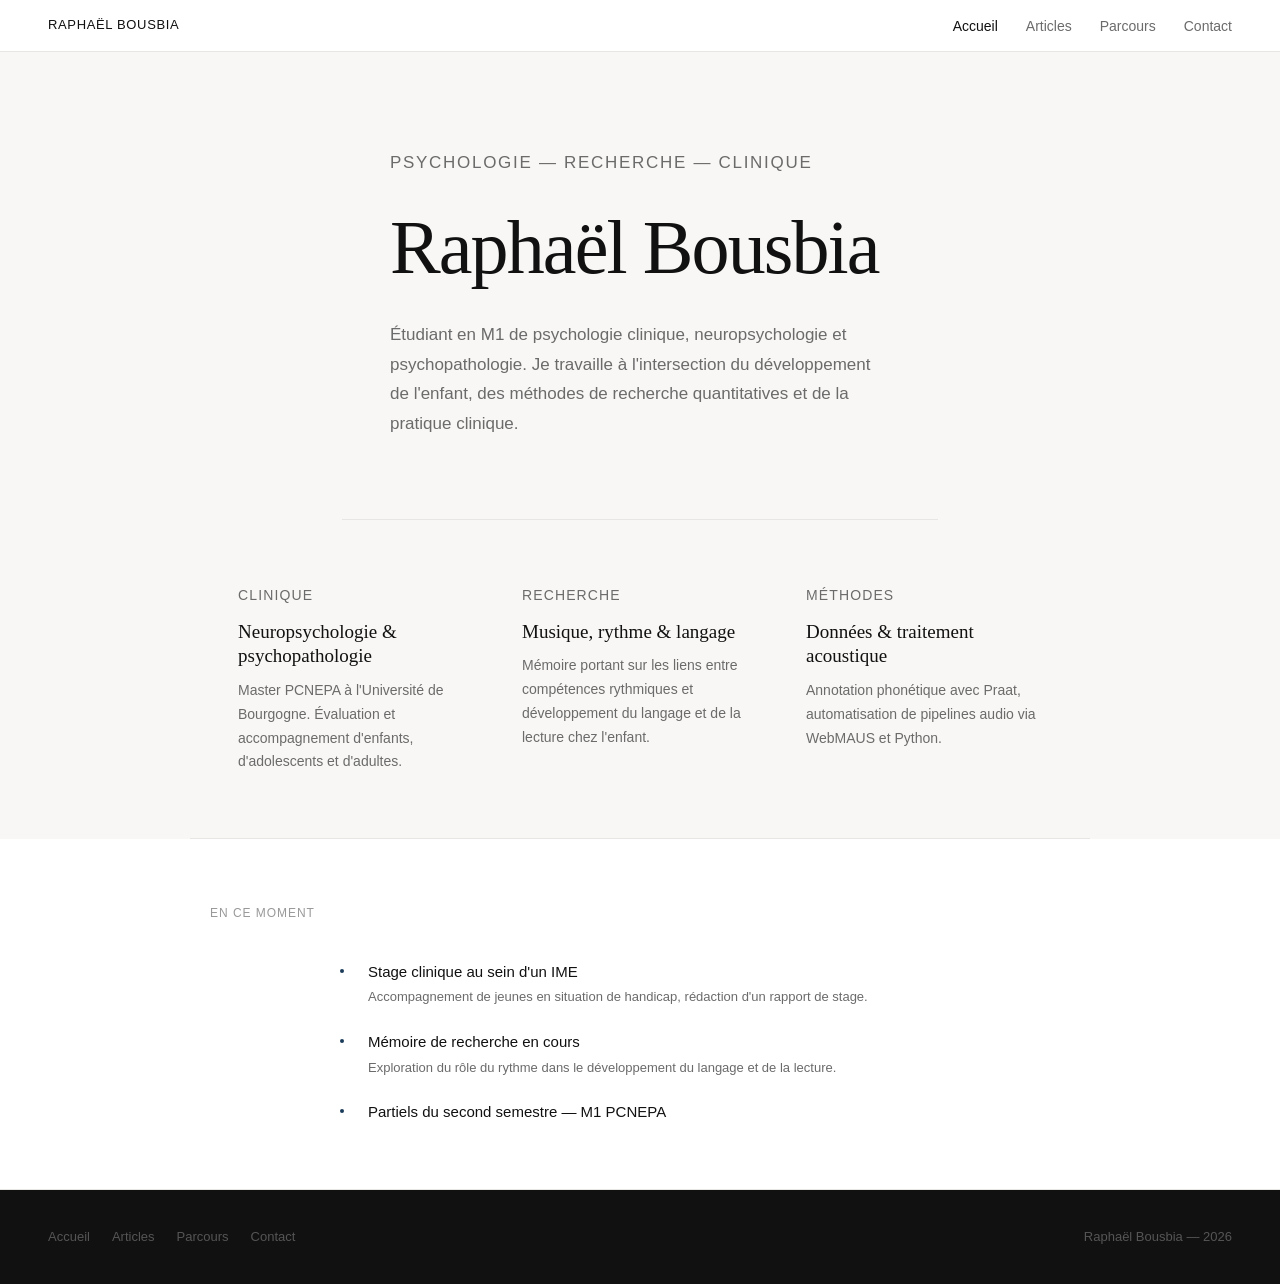
<file: index.html>
<!DOCTYPE html>
<html lang="fr">
<head>
    <meta charset="UTF-8">
    <meta name="viewport" content="width=device-width, initial-scale=1.0">
    <title>Raphaël Bousbia</title>
    <link rel="stylesheet" href="styles.css">
</head>
<body>

    <nav>
        <a href="index.html" class="nav-brand">Raphaël Bousbia</a>
        <ul class="nav-links">
            <li><a href="index.html" class="active">Accueil</a></li>
            <li><a href="articles.html">Articles</a></li>
            <li><a href="locations.html">Parcours</a></li>
            <li><a href="contact.html">Contact</a></li>
        </ul>
    </nav>

    <section class="hero">
        <p class="hero-label">Psychologie — Recherche — Clinique</p>
        <h1>Raphaël Bousbia</h1>
        <p>Étudiant en M1 de psychologie clinique, neuropsychologie et psychopathologie. Je travaille à l'intersection du développement de l'enfant, des méthodes de recherche quantitatives et de la pratique clinique.</p>
    </section>

    <section class="domains">
        <div class="domain">
            <p class="domain-label">Clinique</p>
            <h3>Neuropsychologie & psychopathologie</h3>
            <p>Master PCNEPA à l'Université de Bourgogne. Évaluation et accompagnement d'enfants, d'adolescents et d'adultes.</p>
        </div>
        <div class="domain">
            <p class="domain-label">Recherche</p>
            <h3>Musique, rythme & langage</h3>
            <p>Mémoire portant sur les liens entre compétences rythmiques et développement du langage et de la lecture chez l'enfant.</p>
        </div>
        <div class="domain">
            <p class="domain-label">Méthodes</p>
            <h3>Données & traitement acoustique</h3>
            <p>Annotation phonétique avec Praat, automatisation de pipelines audio via WebMAUS et Python.</p>
        </div>
    </section>

    <section class="current-section">
        <p class="section-label">En ce moment</p>
        <div class="current-items">
            <div class="current-item">
                <div class="current-dot"></div>
                <p>
                    Stage clinique au sein d'un IME
                    <span class="detail">Accompagnement de jeunes en situation de handicap, rédaction d'un rapport de stage.</span>
                </p>
            </div>
            <div class="current-item">
                <div class="current-dot"></div>
                <p>
                    Mémoire de recherche en cours
                    <span class="detail">Exploration du rôle du rythme dans le développement du langage et de la lecture.</span>
                </p>
            </div>
            <div class="current-item">
                <div class="current-dot"></div>
                <p>
                    Partiels du second semestre — M1 PCNEPA
                </p>
            </div>
        </div>
    </section>

    <footer>
        <ul class="footer-links">
            <li><a href="index.html">Accueil</a></li>
            <li><a href="articles.html">Articles</a></li>
            <li><a href="locations.html">Parcours</a></li>
            <li><a href="contact.html">Contact</a></li>
        </ul>
        <span>Raphaël Bousbia &mdash; 2026</span>
    </footer>

</body>
</html>
</file>
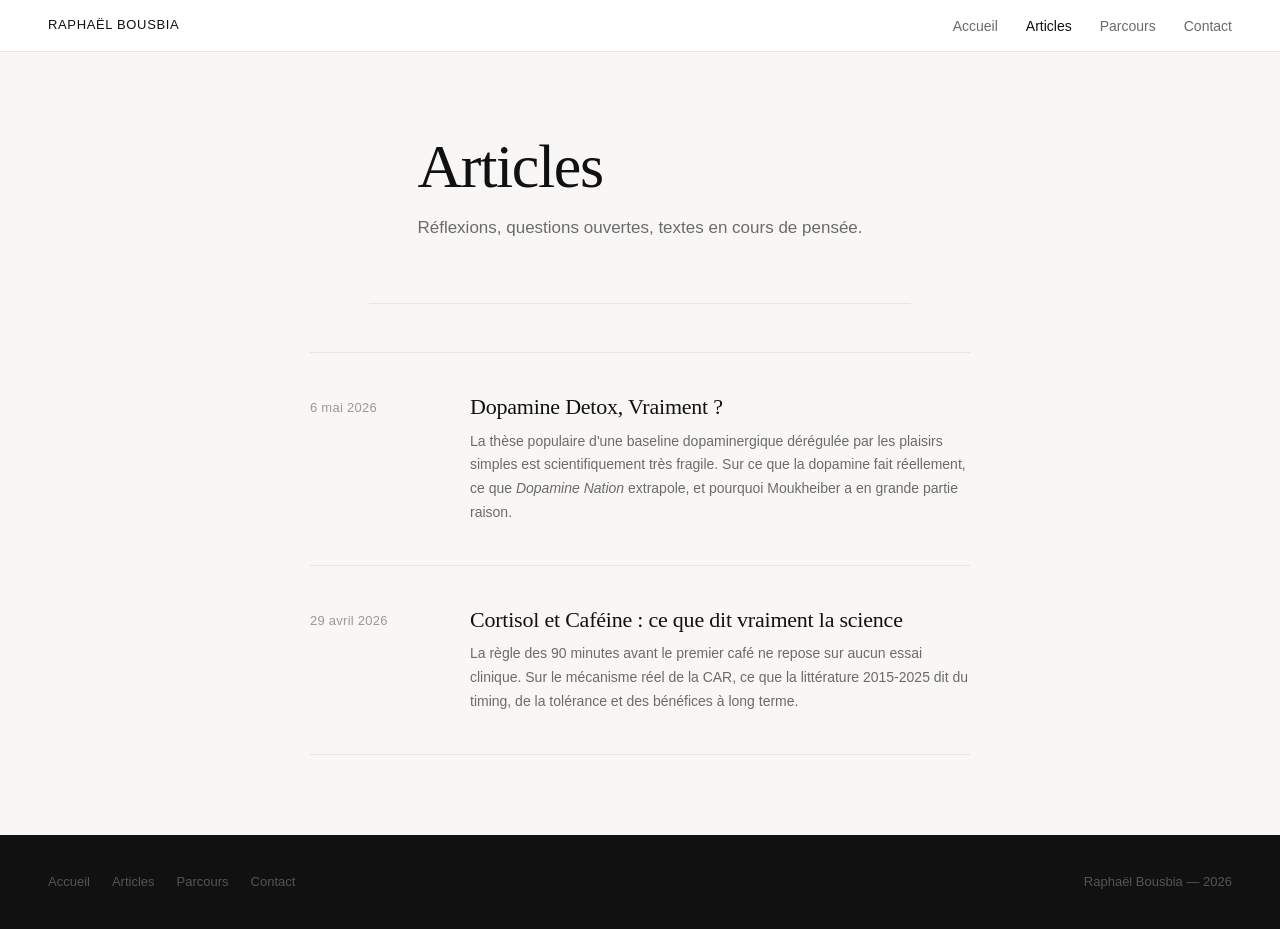
<file: articles.html>
<!DOCTYPE html>
<html lang="fr">
<head>
    <meta charset="UTF-8">
    <meta name="viewport" content="width=device-width, initial-scale=1.0">
    <title>Articles — Raphaël Bousbia</title>
    <link rel="stylesheet" href="styles.css">
</head>
<body>

    <nav>
        <a href="index.html" class="nav-brand">Raphaël Bousbia</a>
        <ul class="nav-links">
            <li><a href="index.html">Accueil</a></li>
            <li><a href="articles.html" class="active">Articles</a></li>
            <li><a href="locations.html">Parcours</a></li>
            <li><a href="contact.html">Contact</a></li>
        </ul>
    </nav>

    <section class="page-intro">
        <h1>Articles</h1>
        <p>Réflexions, questions ouvertes, textes en cours de pensée.</p>
    </section>

    <section class="articles-list">
        <a href="articles/dopamine-detox.html" class="article-entry">
            <span class="article-date">6 mai 2026</span>
            <div>
                <p class="article-title">Dopamine Detox, Vraiment&nbsp;?</p>
                <p class="article-excerpt">La thèse populaire d'une baseline dopaminergique dérégulée par les plaisirs simples est scientifiquement très fragile. Sur ce que la dopamine fait réellement, ce que <em>Dopamine Nation</em> extrapole, et pourquoi Moukheiber a en grande partie raison.</p>
            </div>
        </a>
        <a href="articles/cortisol-cafeine.html" class="article-entry">
            <span class="article-date">29 avril 2026</span>
            <div>
                <p class="article-title">Cortisol et Caféine : ce que dit vraiment la science</p>
                <p class="article-excerpt">La règle des 90 minutes avant le premier café ne repose sur aucun essai clinique. Sur le mécanisme réel de la CAR, ce que la littérature 2015-2025 dit du timing, de la tolérance et des bénéfices à long terme.</p>
            </div>
        </a>
    </section>

    <footer>
        <ul class="footer-links">
            <li><a href="index.html">Accueil</a></li>
            <li><a href="articles.html">Articles</a></li>
            <li><a href="locations.html">Parcours</a></li>
            <li><a href="contact.html">Contact</a></li>
        </ul>
        <span>Raphaël Bousbia &mdash; 2026</span>
    </footer>

</body>
</html>
</file>
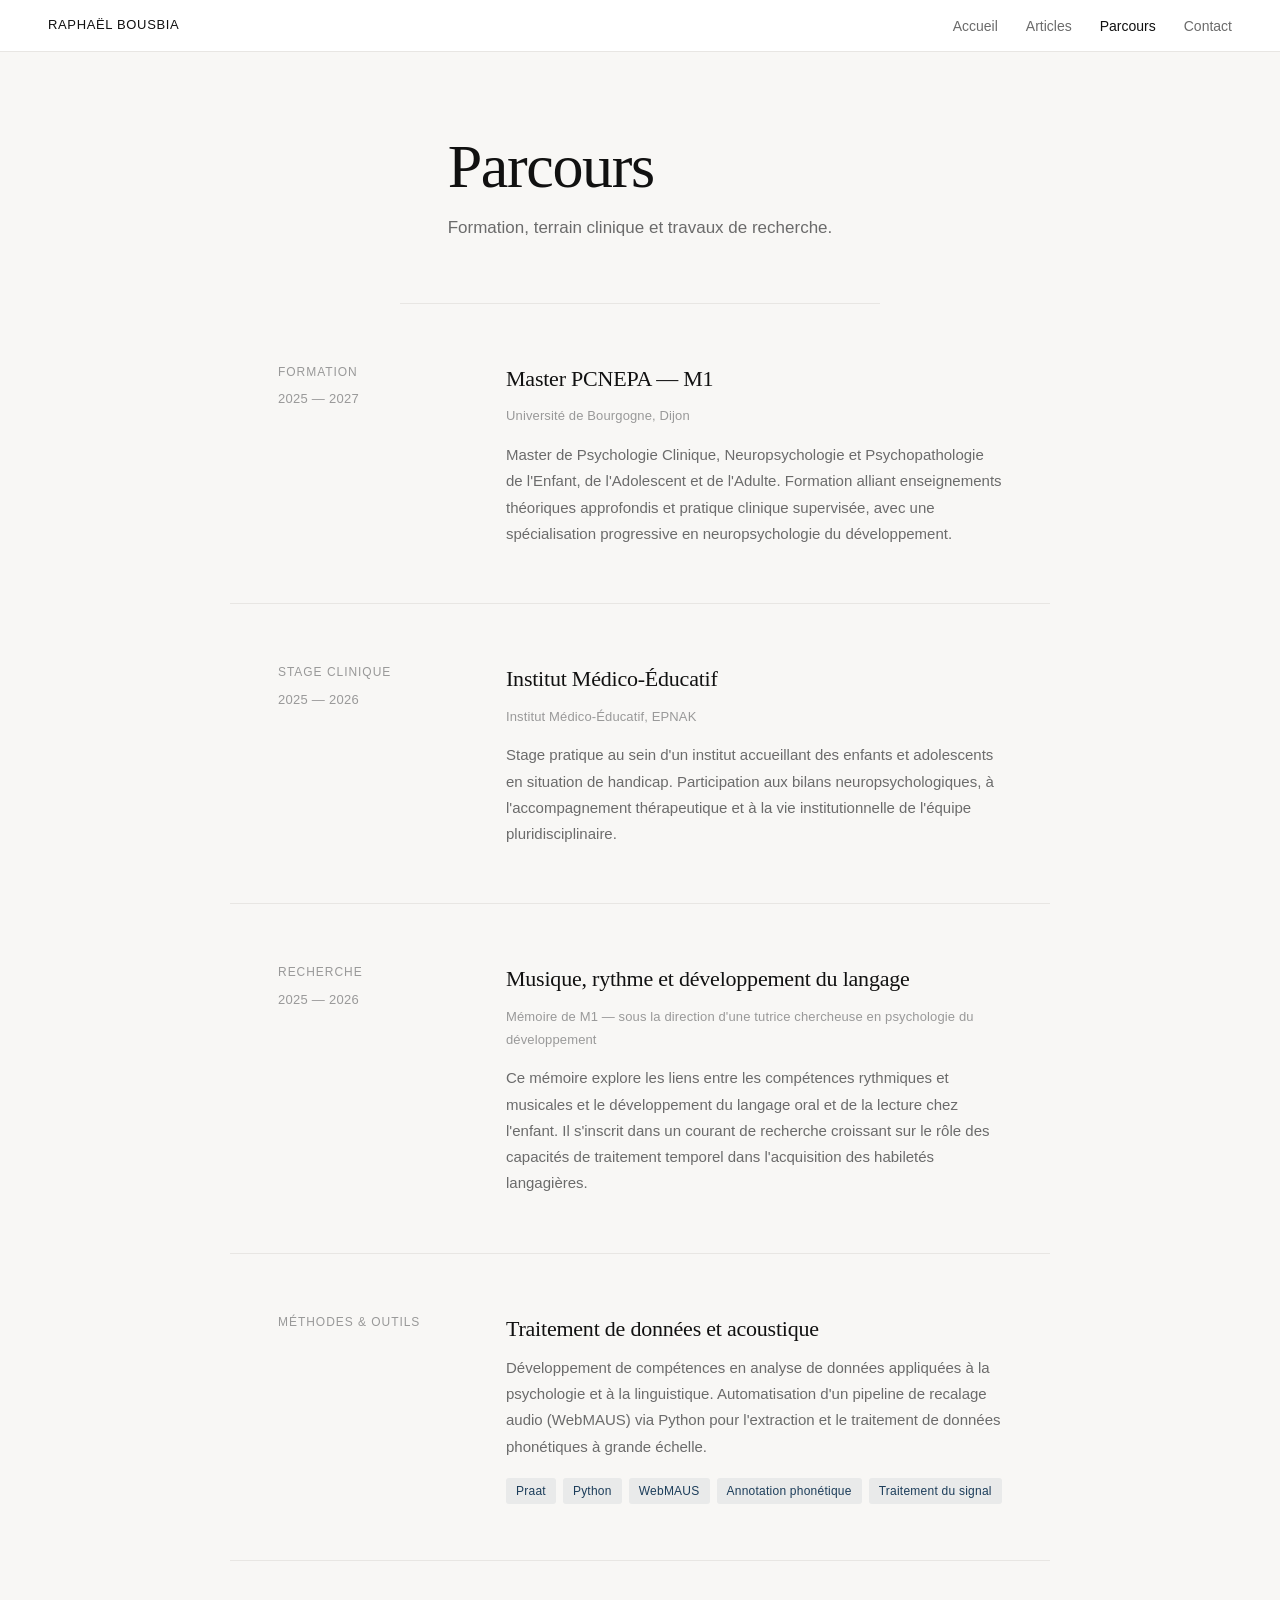
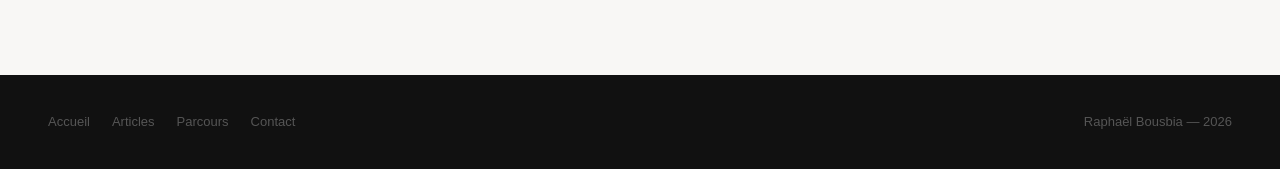
<file: locations.html>
<!DOCTYPE html>
<html lang="fr">
<head>
    <meta charset="UTF-8">
    <meta name="viewport" content="width=device-width, initial-scale=1.0">
    <title>Parcours — Raphaël Bousbia</title>
    <link rel="stylesheet" href="styles.css">
</head>
<body>

    <nav>
        <a href="index.html" class="nav-brand">Raphaël Bousbia</a>
        <ul class="nav-links">
            <li><a href="index.html">Accueil</a></li>
            <li><a href="articles.html">Articles</a></li>
            <li><a href="locations.html" class="active">Parcours</a></li>
            <li><a href="contact.html">Contact</a></li>
        </ul>
    </nav>

    <section class="page-intro">
        <h1>Parcours</h1>
        <p>Formation, terrain clinique et travaux de recherche.</p>
   </section>

    <div class="parcours-block">
        <div class="parcours-meta">
            <p class="section-label">Formation</p>
            <p class="year">2025 — 2027</p>
        </div>
        <div class="parcours-content">
            <h2>Master PCNEPA — M1</h2>
            <p class="institution">Université de Bourgogne, Dijon</p>
            <p>Master de Psychologie Clinique, Neuropsychologie et Psychopathologie de l'Enfant, de l'Adolescent et de l'Adulte. Formation alliant enseignements théoriques approfondis et pratique clinique supervisée, avec une spécialisation progressive en neuropsychologie du développement.</p>
        </div>
    </div>

    <div class="parcours-block">
        <div class="parcours-meta">
            <p class="section-label">Stage clinique</p>
            <p class="year">2025 — 2026</p>
        </div>
        <div class="parcours-content">
            <h2>Institut Médico-Éducatif</h2>
            <p class="institution">Institut Médico-Éducatif, EPNAK</p>
            <p>Stage pratique au sein d'un institut accueillant des enfants et adolescents en situation de handicap. Participation aux bilans neuropsychologiques, à l'accompagnement thérapeutique et à la vie institutionnelle de l'équipe pluridisciplinaire.</p>
        </div>
    </div>

    <div class="parcours-block">
        <div class="parcours-meta">
            <p class="section-label">Recherche</p>
            <p class="year">2025 — 2026</p>
        </div>
        <div class="parcours-content">
            <h2>Musique, rythme et développement du langage</h2>
            <p class="institution">Mémoire de M1 — sous la direction d'une tutrice chercheuse en psychologie du développement</p>
            <p>Ce mémoire explore les liens entre les compétences rythmiques et musicales et le développement du langage oral et de la lecture chez l'enfant. Il s'inscrit dans un courant de recherche croissant sur le rôle des capacités de traitement temporel dans l'acquisition des habiletés langagières.</p>
        </div>
    </div>

    <div class="parcours-block">
        <div class="parcours-meta">
            <p class="section-label">Méthodes & outils</p>
        </div>
        <div class="parcours-content">
            <h2>Traitement de données et acoustique</h2>
            <p>Développement de compétences en analyse de données appliquées à la psychologie et à la linguistique. Automatisation d'un pipeline de recalage audio (WebMAUS) via Python pour l'extraction et le traitement de données phonétiques à grande échelle.</p>
            <div class="tag-list">
                <span class="tag">Praat</span>
                <span class="tag">Python</span>
                <span class="tag">WebMAUS</span>
                <span class="tag">Annotation phonétique</span>
                <span class="tag">Traitement du signal</span>
            </div>
        </div>
    </div>

    <div class="parcours-block">
        <div class="parcours-meta">
        </div>
    </div>

    <footer>
        <ul class="footer-links">
            <li><a href="index.html">Accueil</a></li>
            <li><a href="articles.html">Articles</a></li>
            <li><a href="locations.html">Parcours</a></li>
            <li><a href="contact.html">Contact</a></li>
        </ul>
        <span>Raphaël Bousbia &mdash; 2026</span>
    </footer>

</body>
</html>
</file>
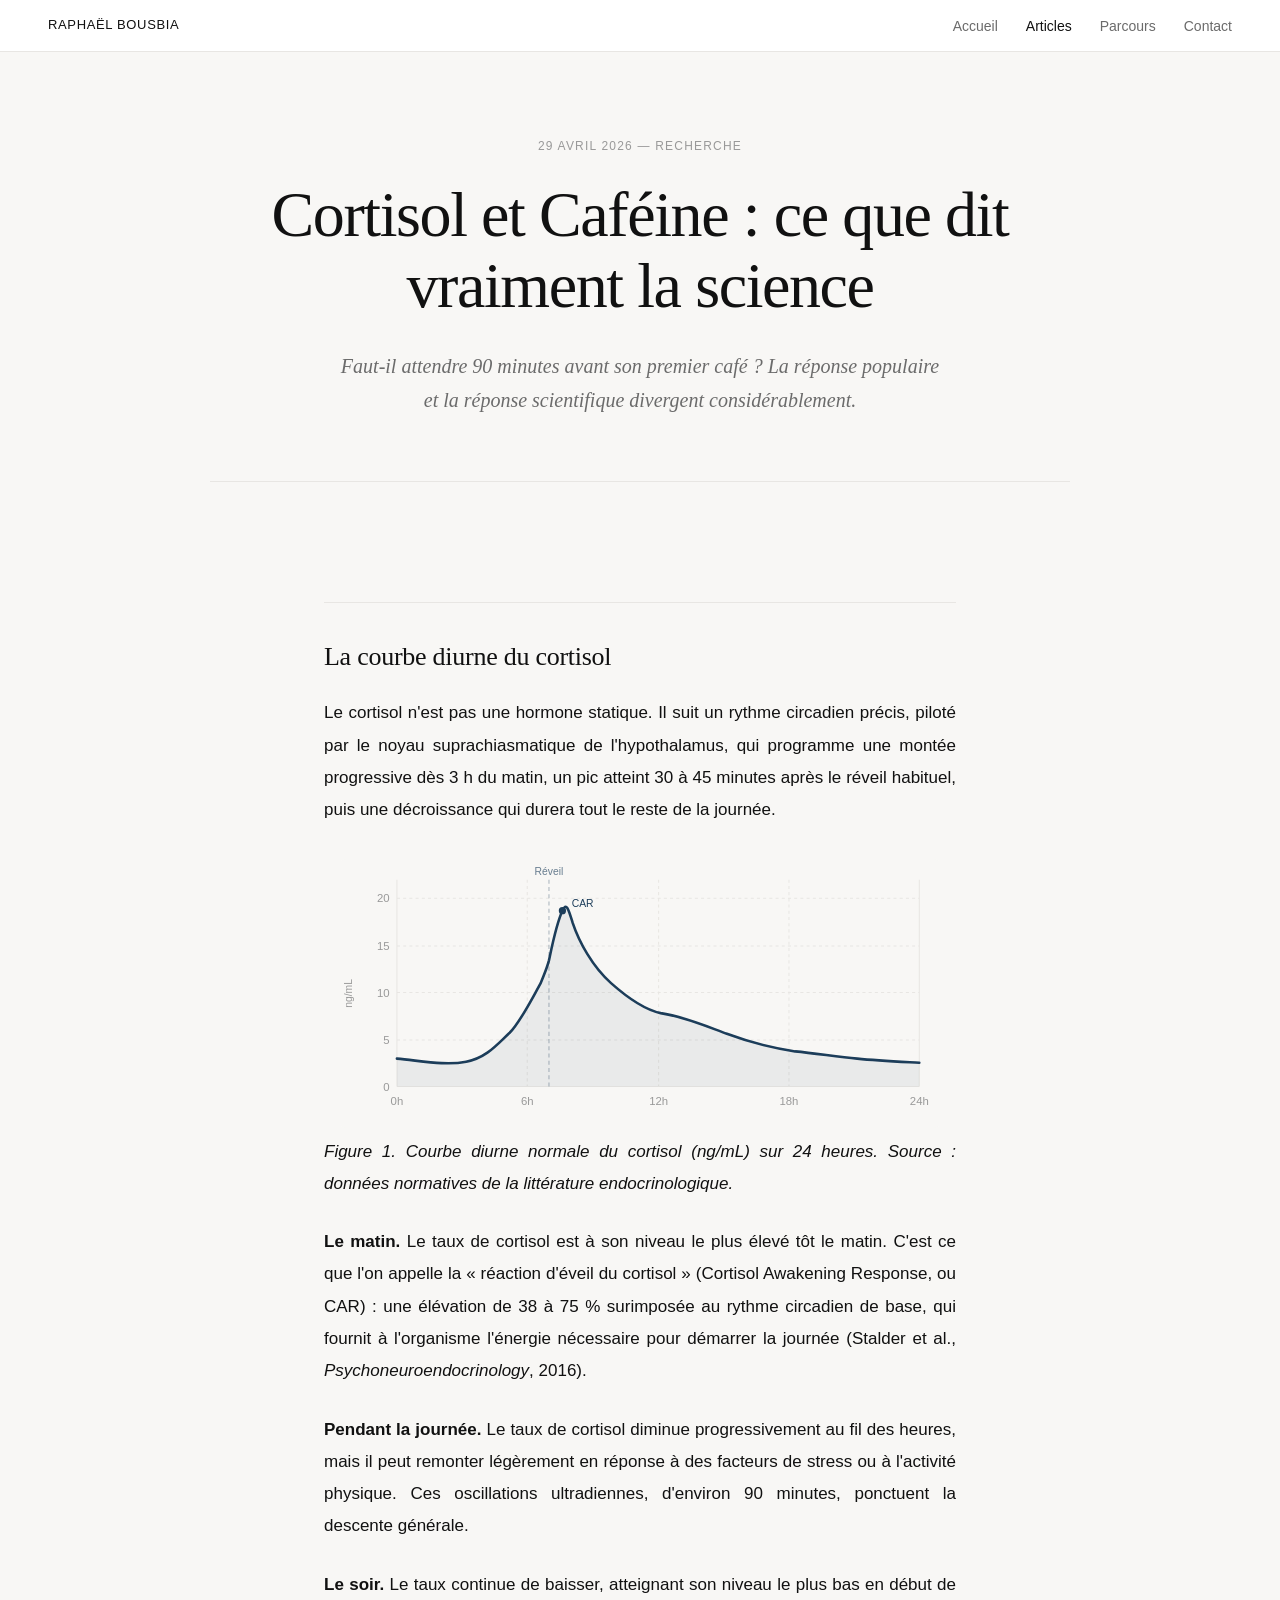
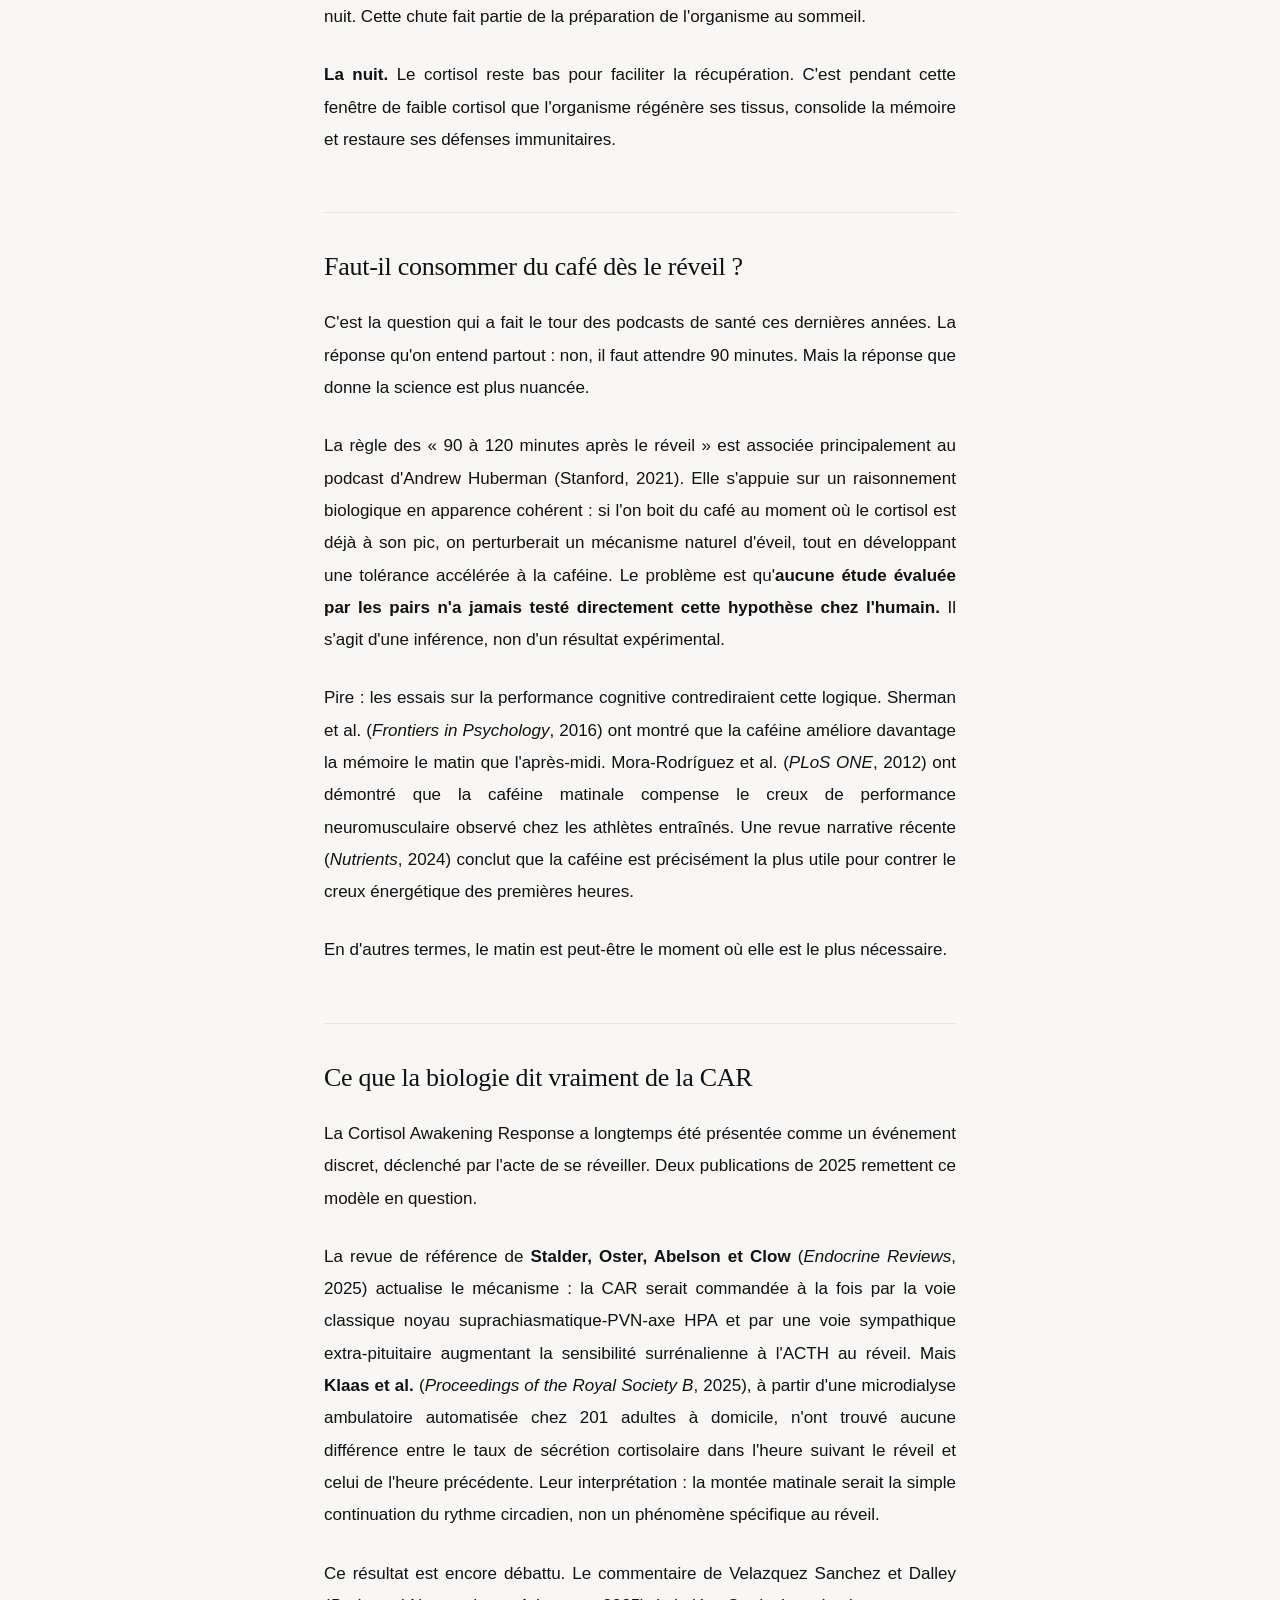
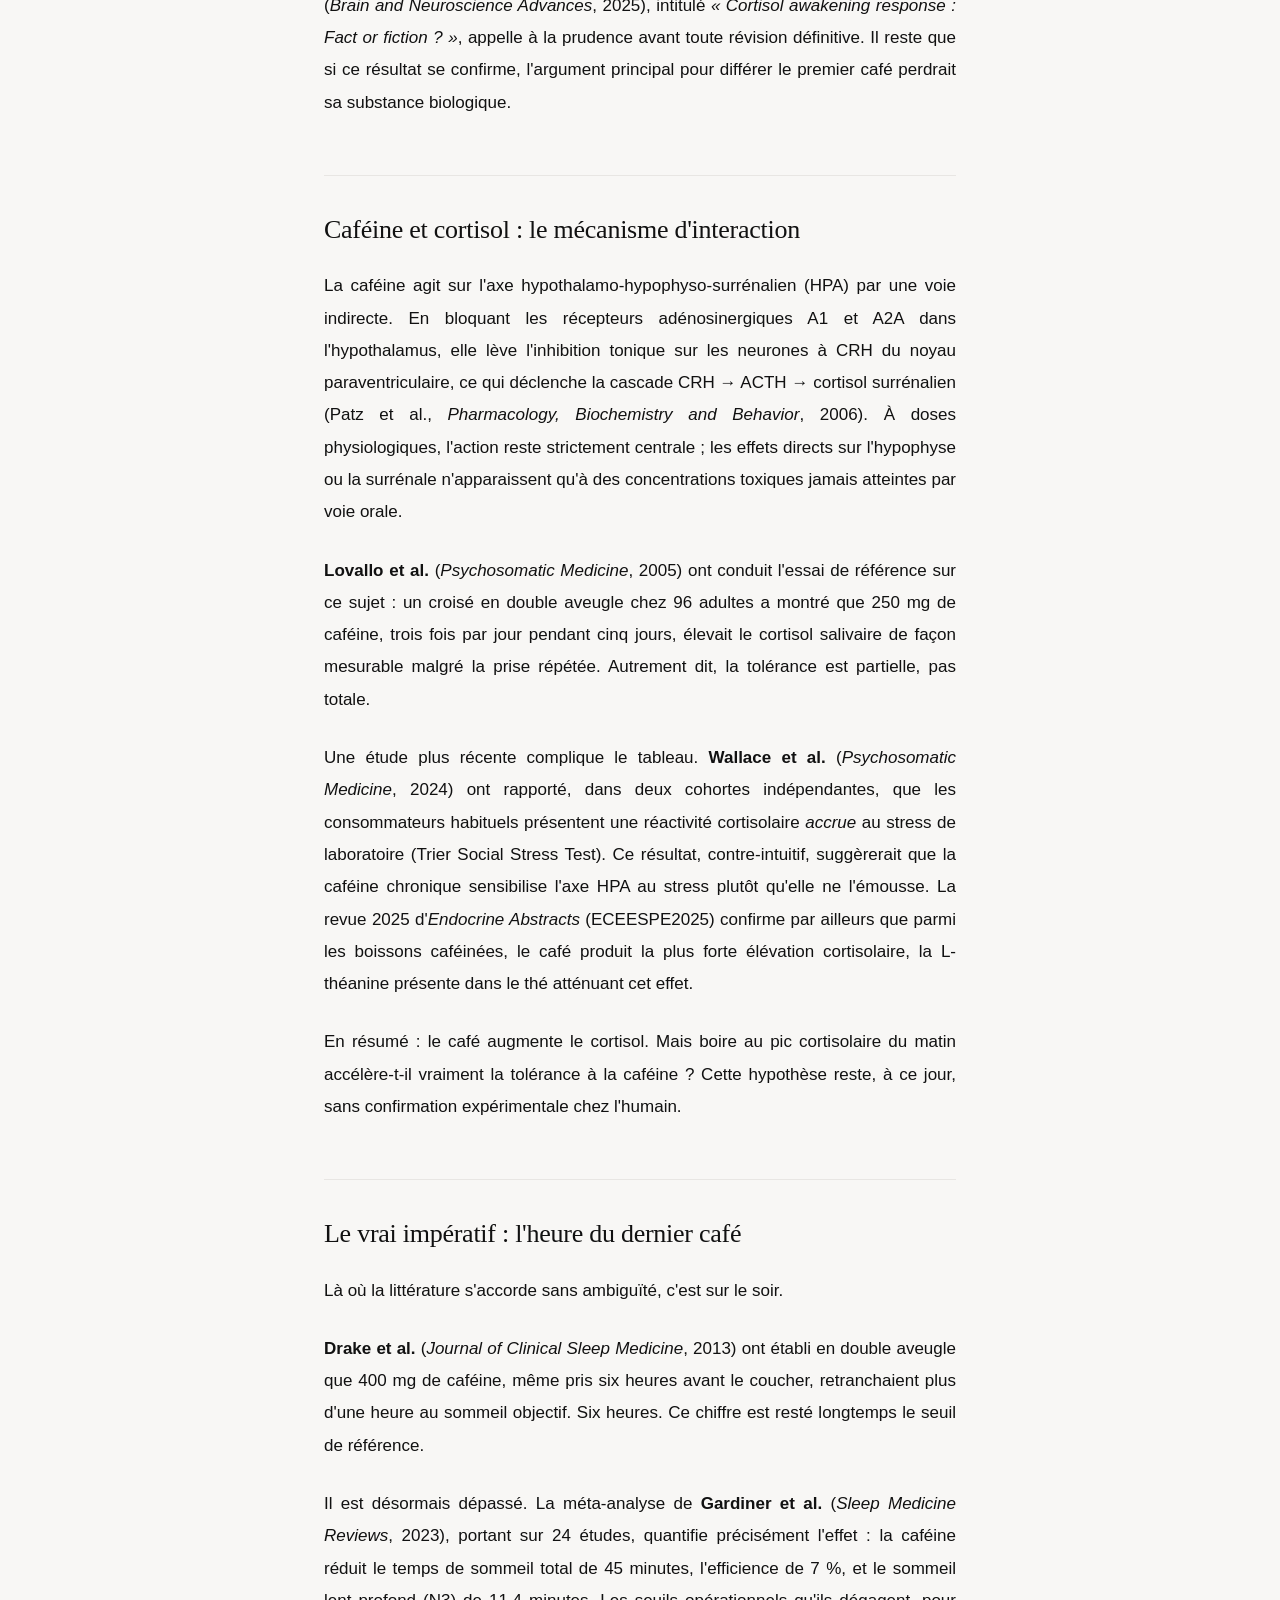
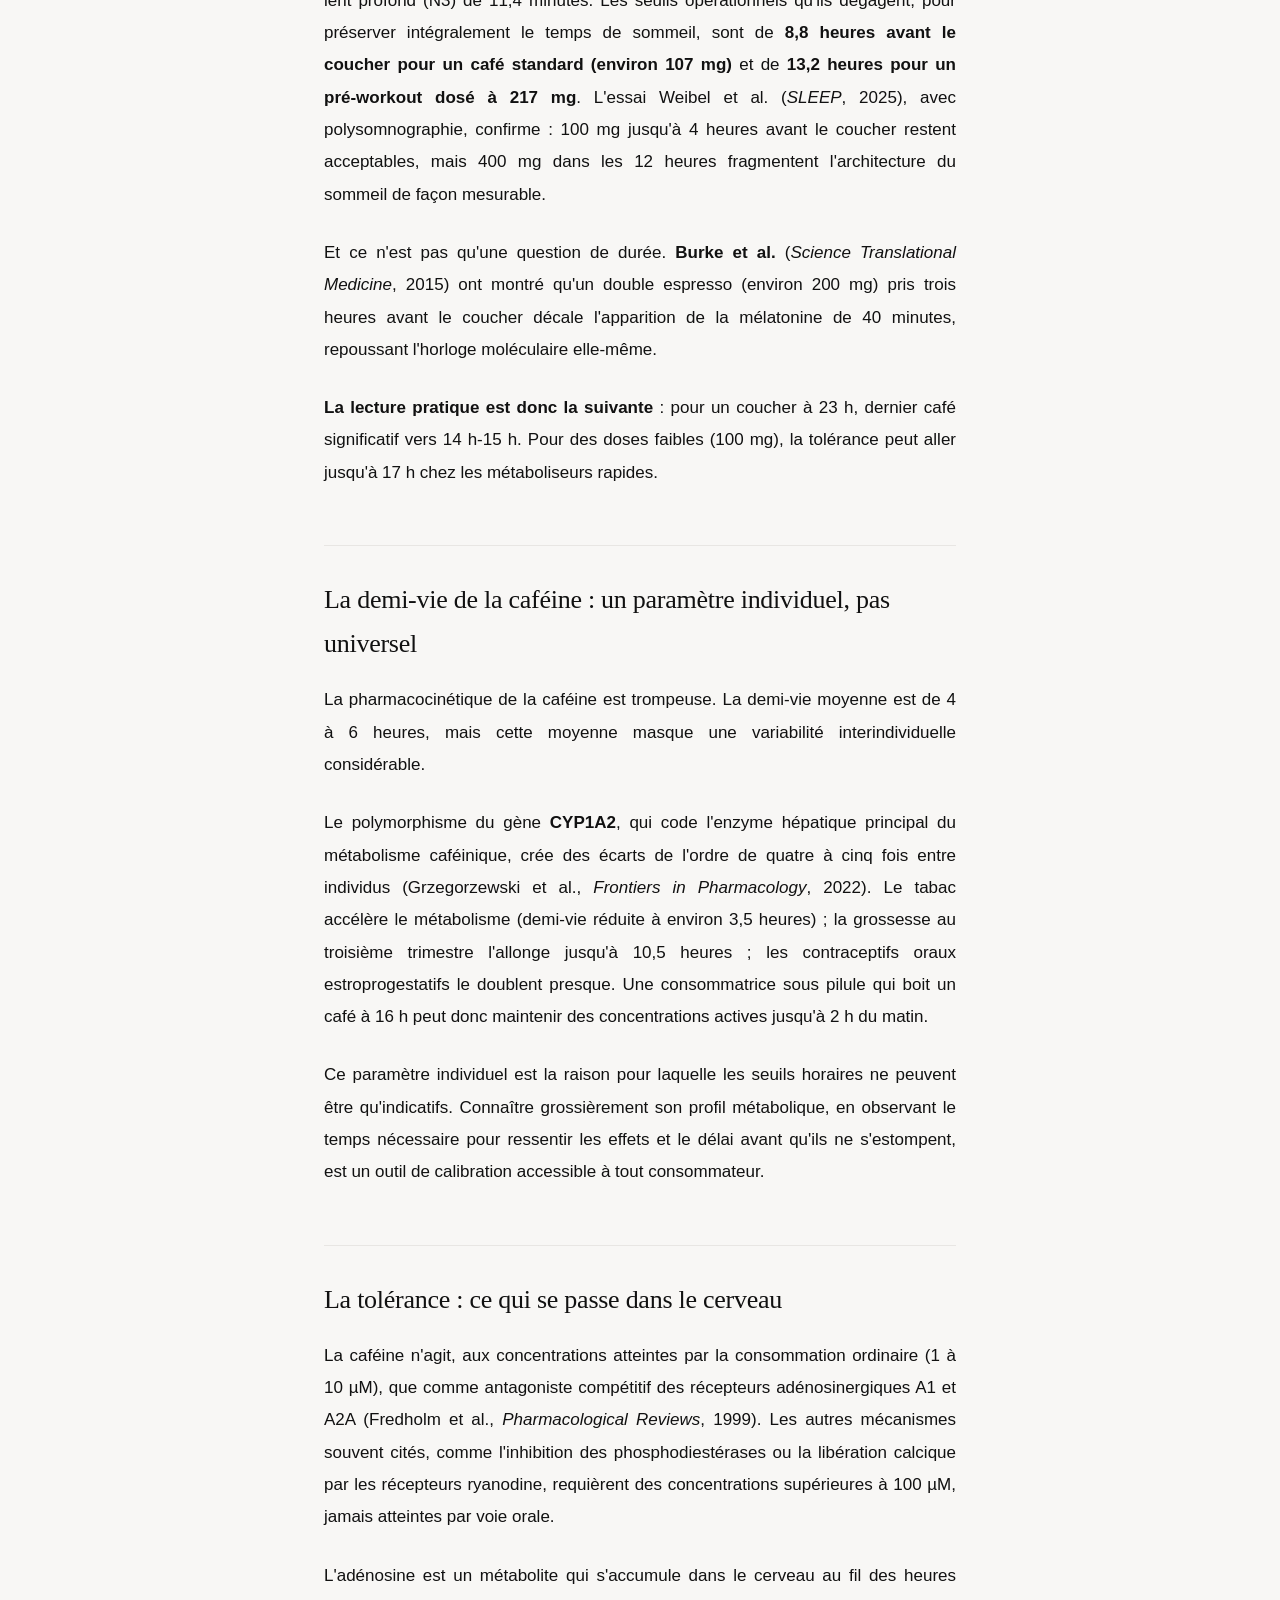
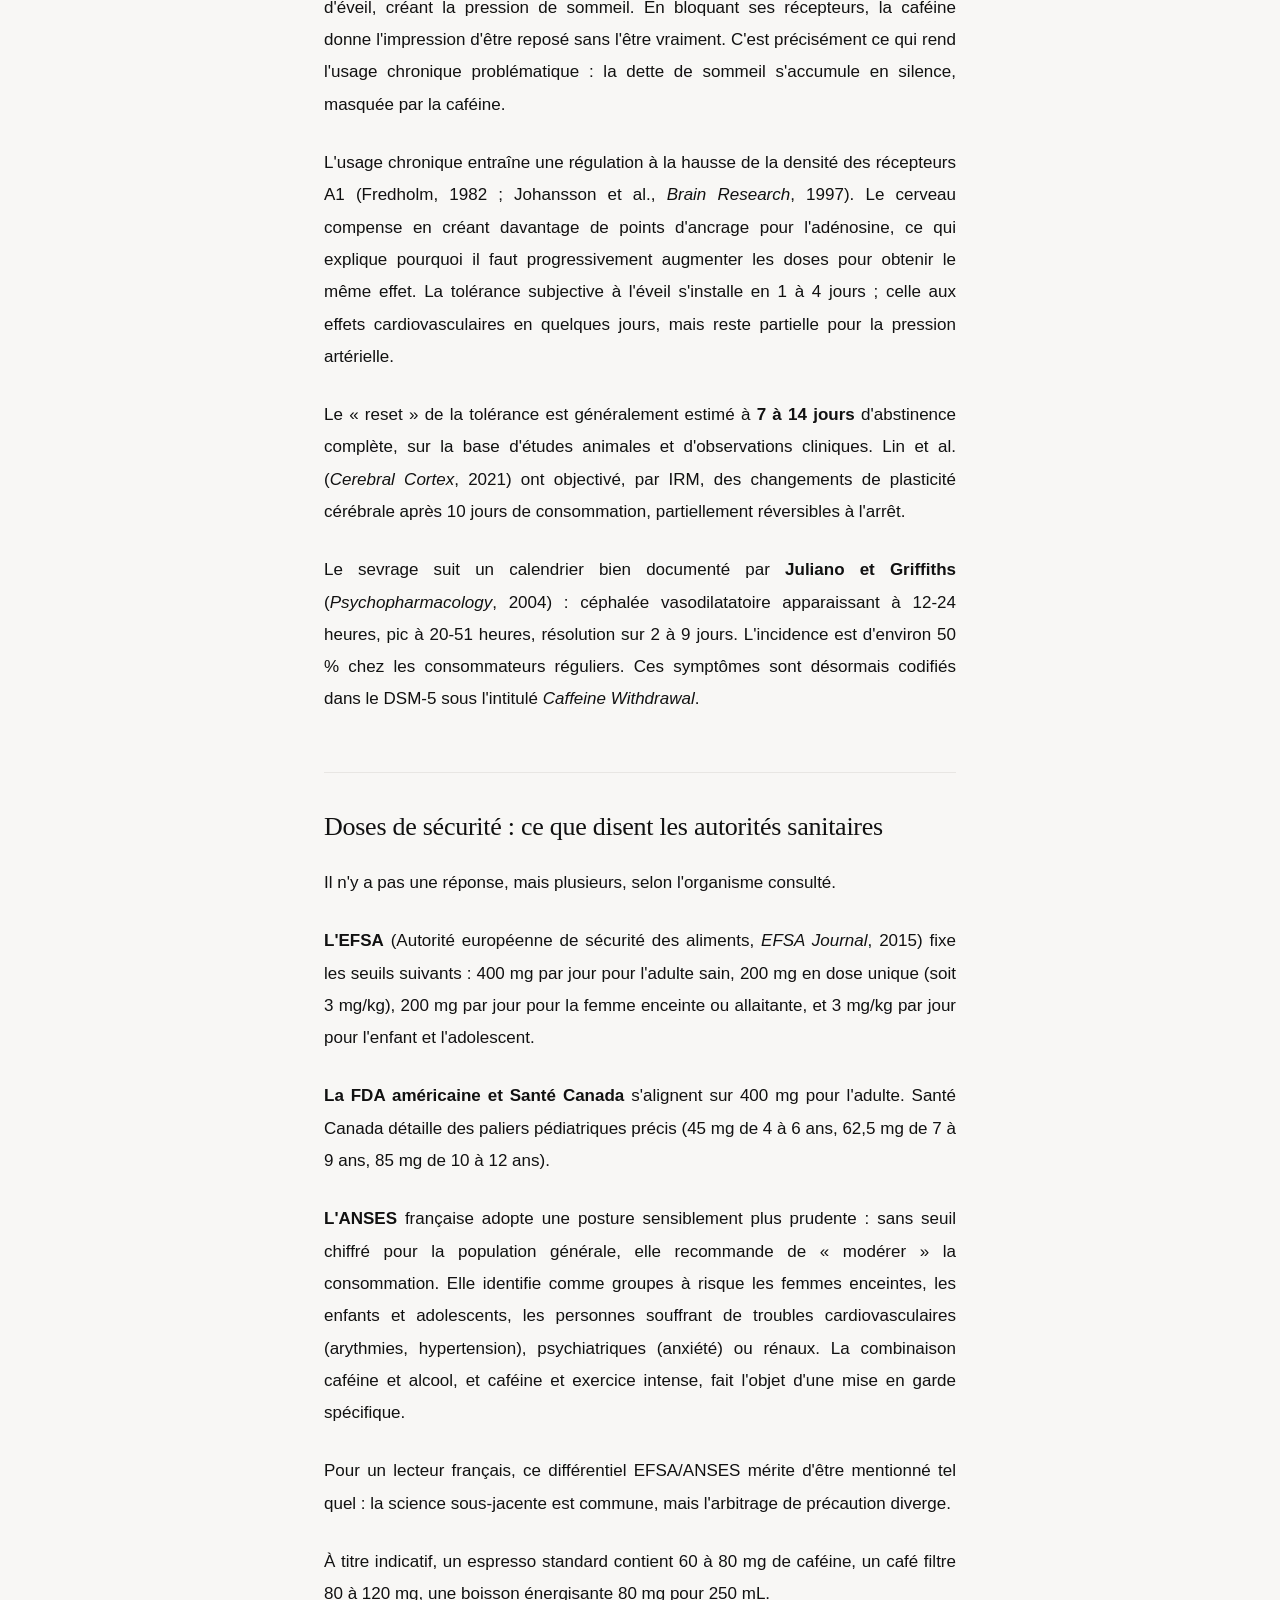
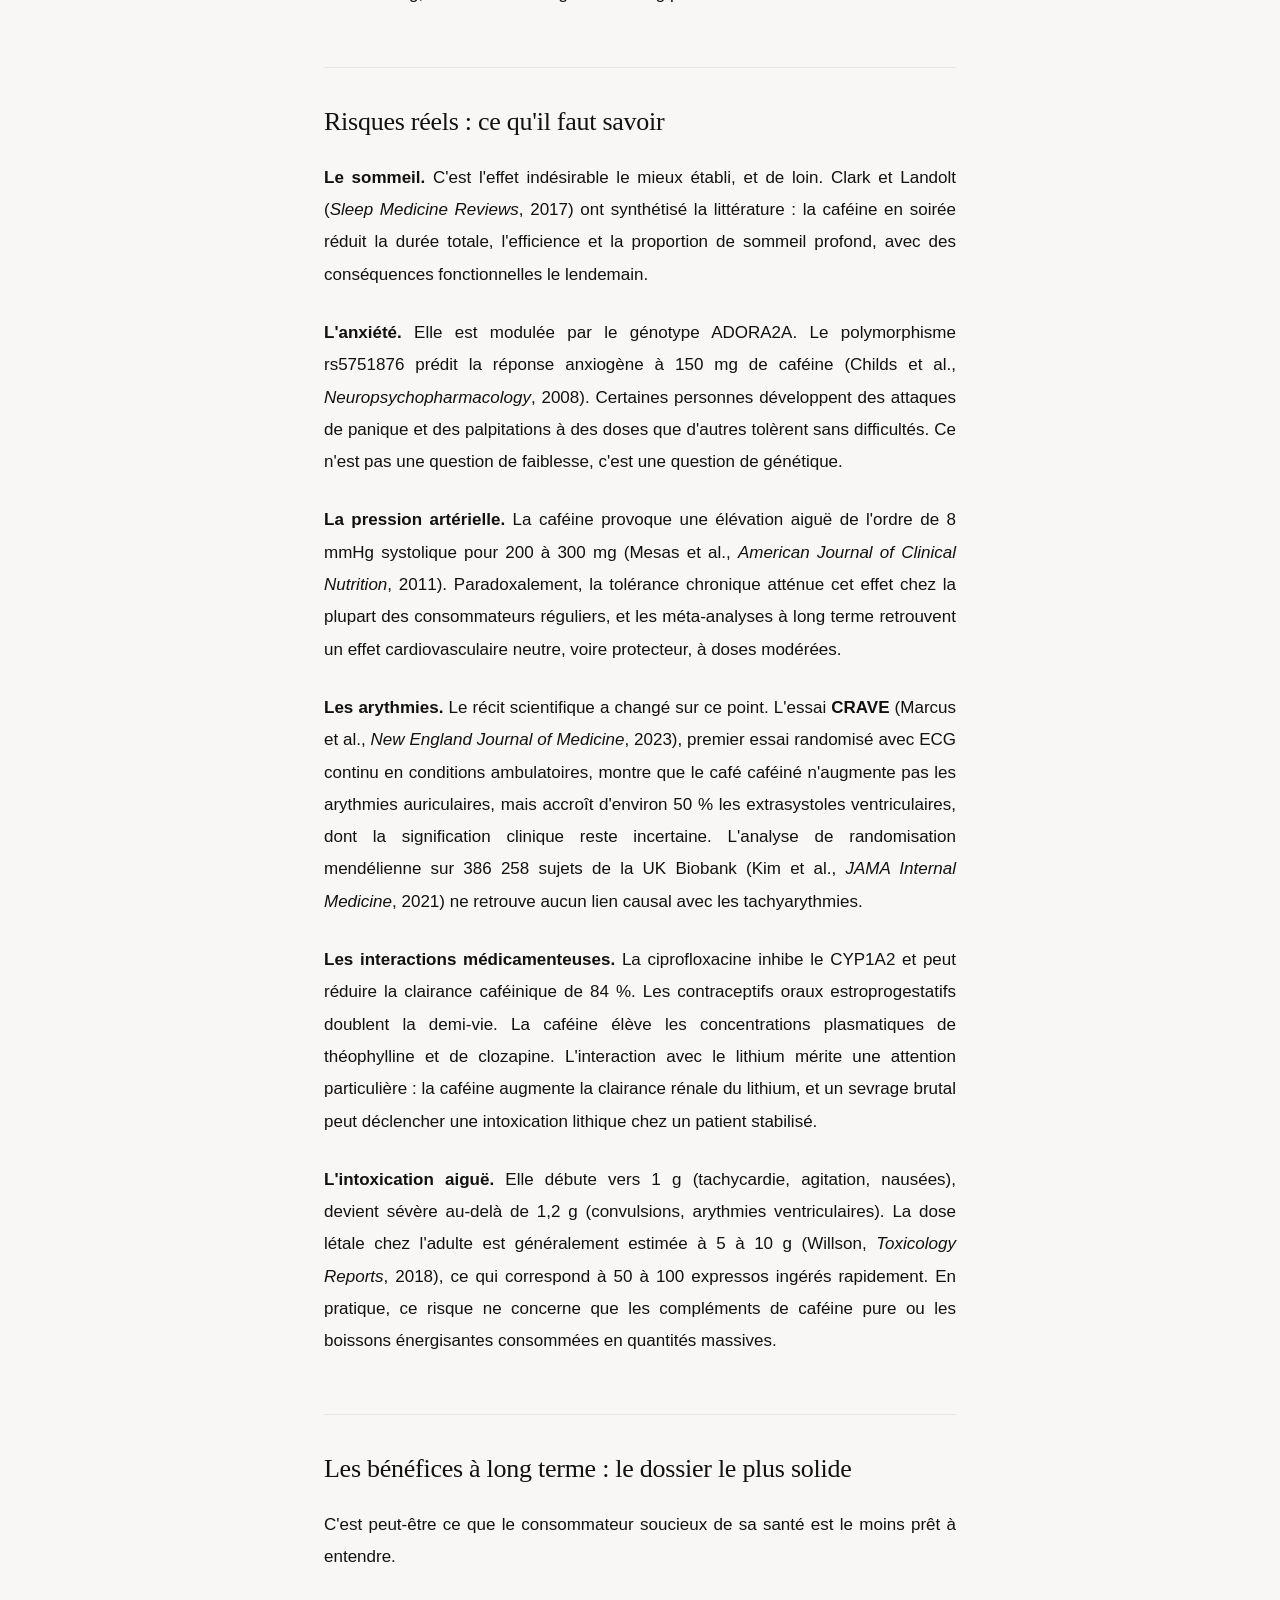
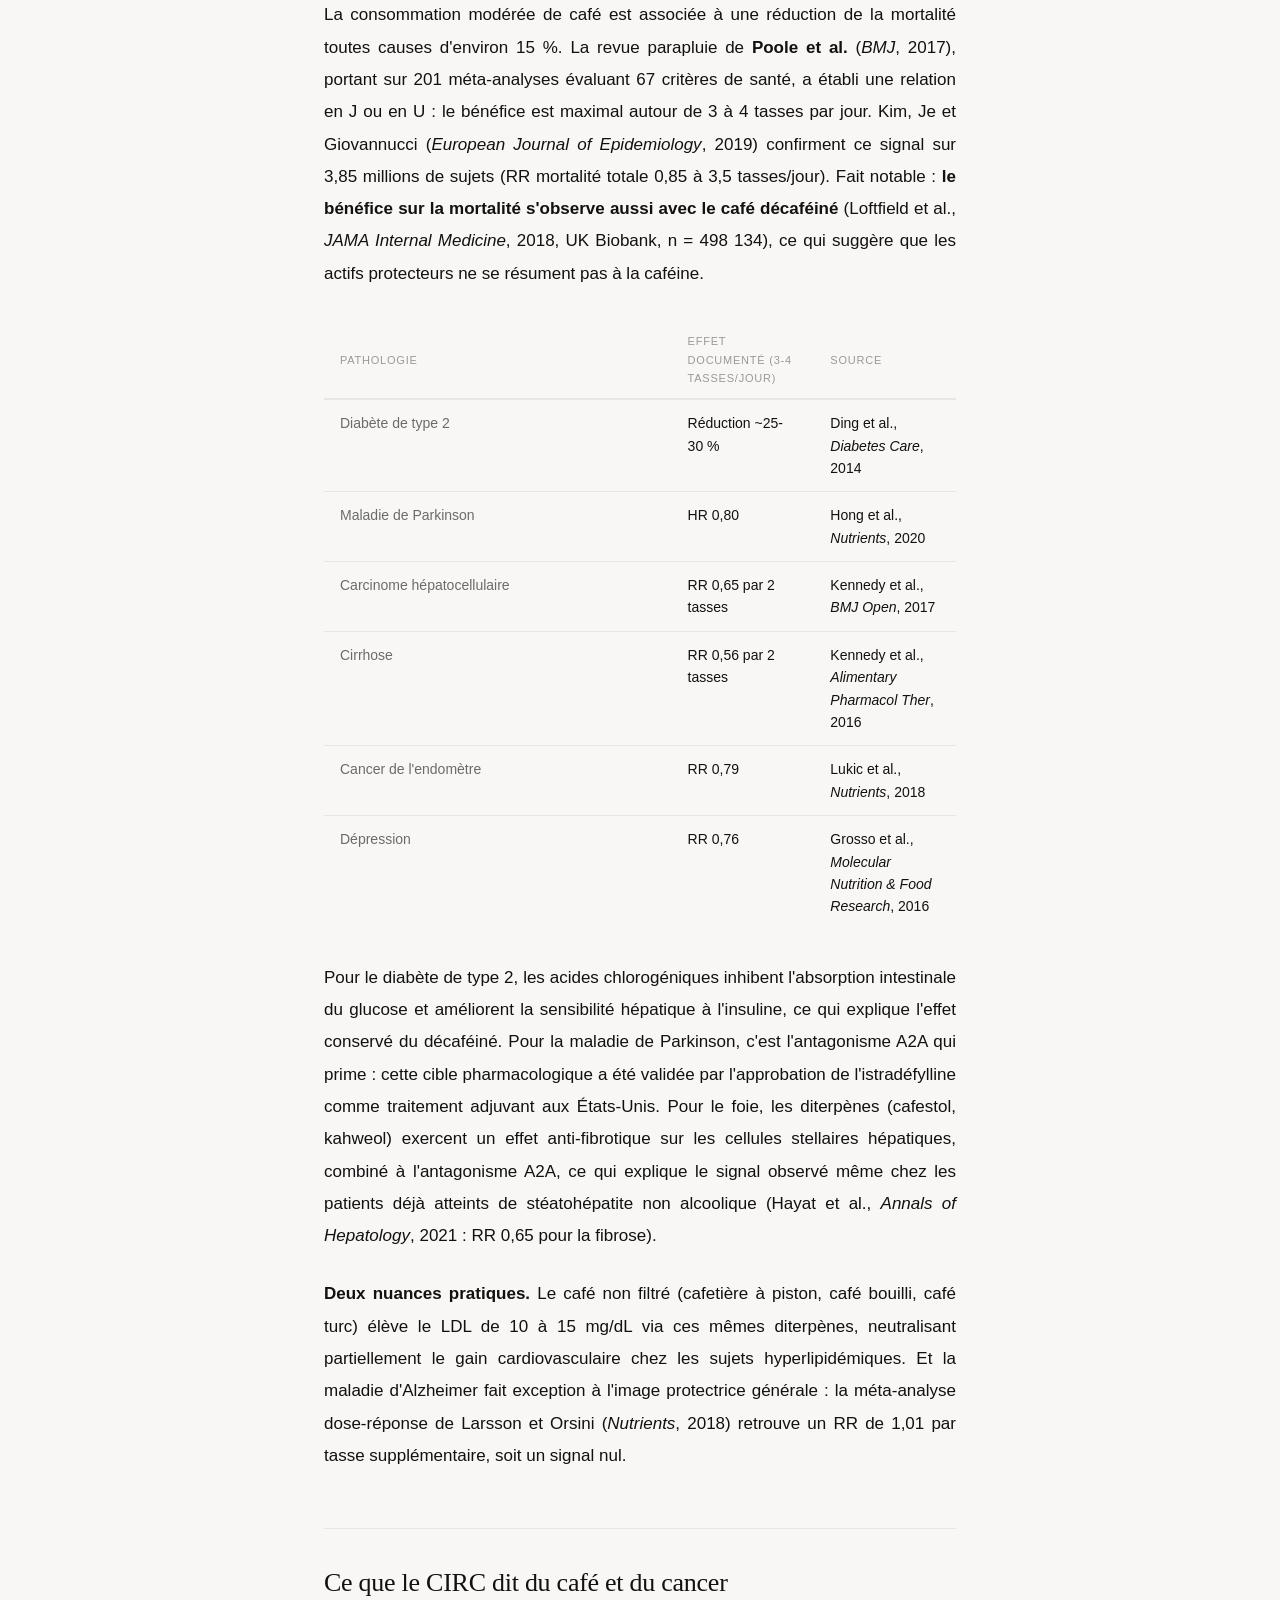
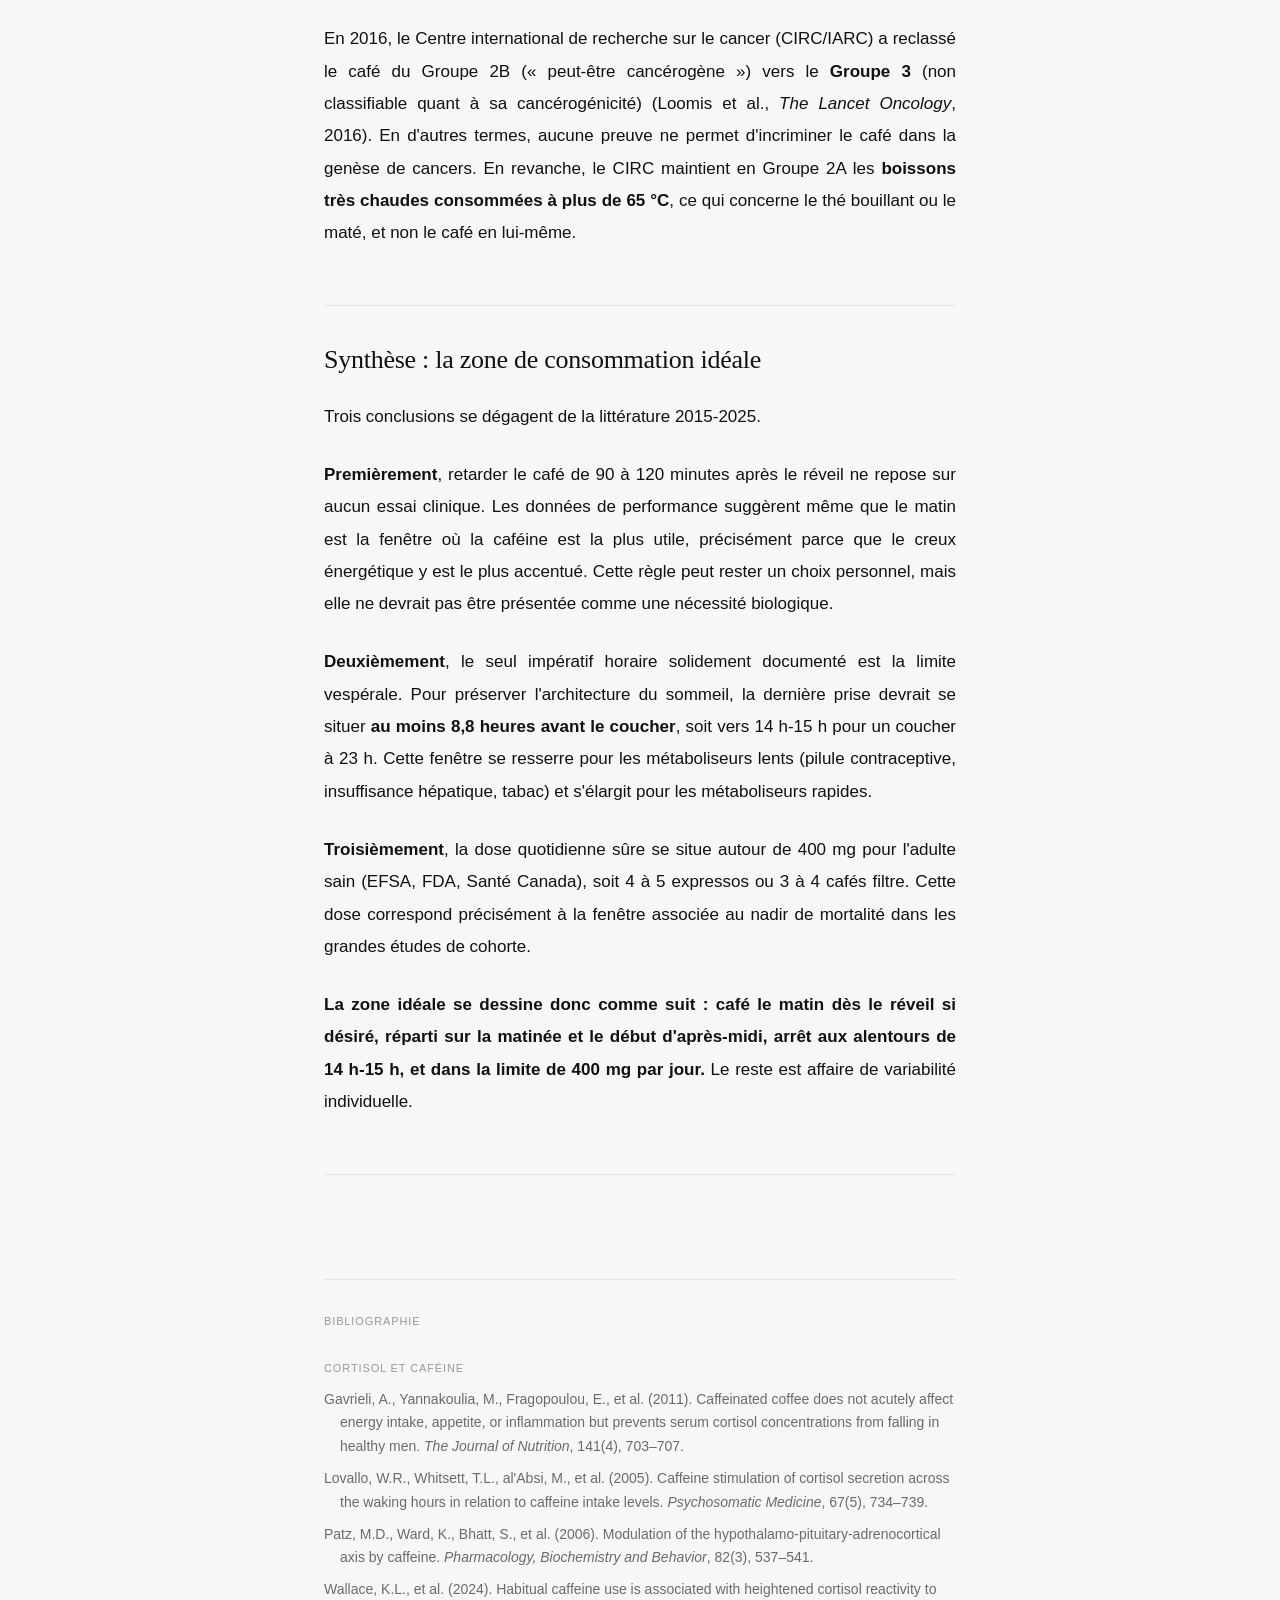
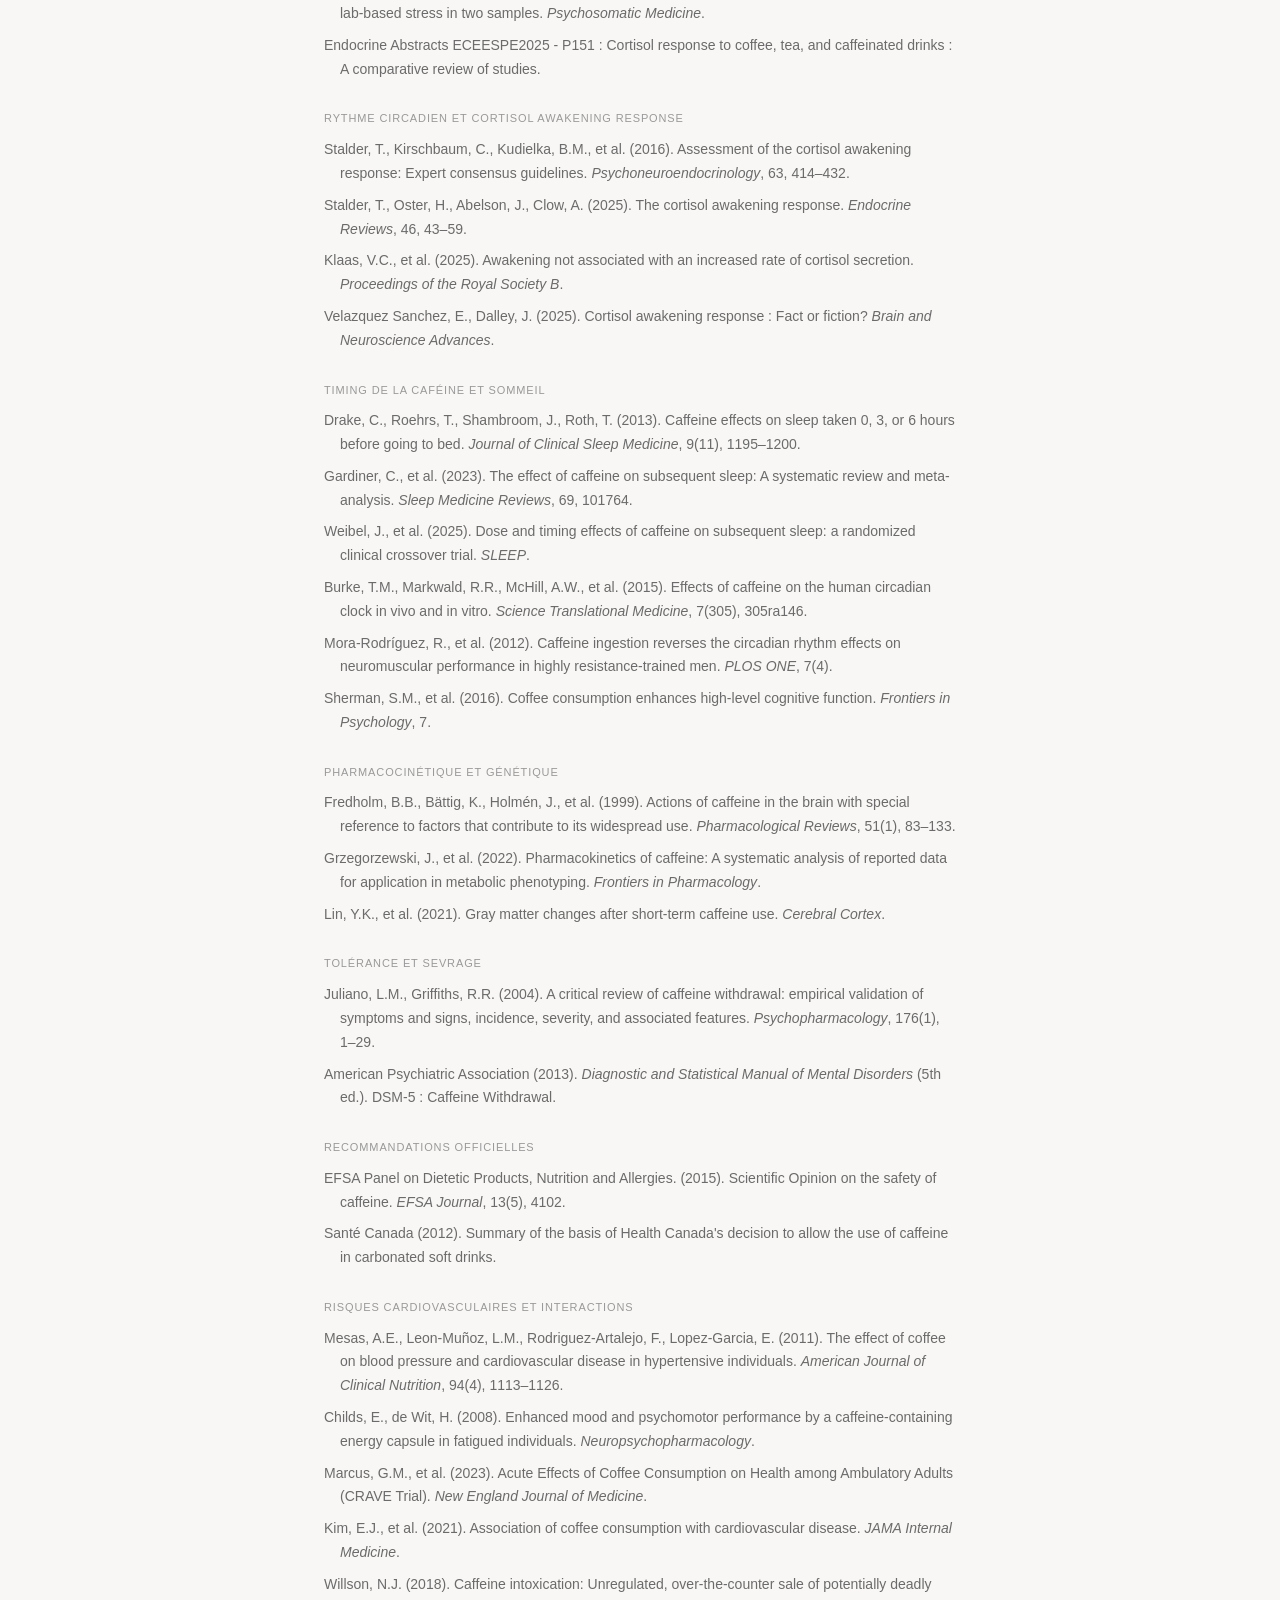
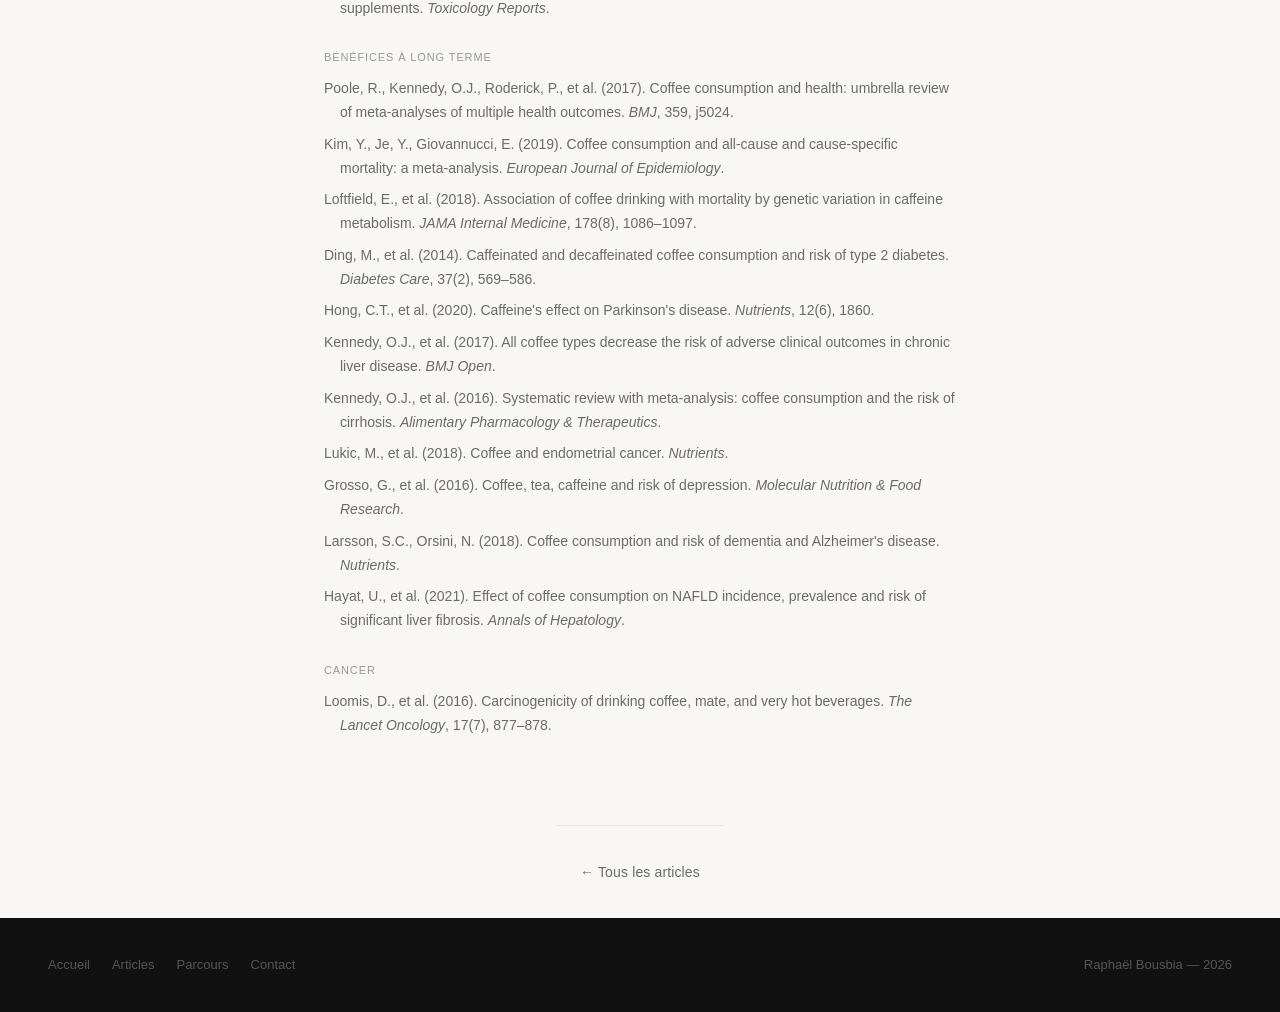
<file: articles/cortisol-cafeine.html>
<!DOCTYPE html>
<html lang="fr">
<head>
    <meta charset="UTF-8">
    <meta name="viewport" content="width=device-width, initial-scale=1.0">
    <title>Cortisol et Caféine — Raphaël Bousbia</title>
    <link rel="stylesheet" href="../styles.css">
</head>
<body>

    <nav>
        <a href="../index.html" class="nav-brand">Raphaël Bousbia</a>
        <ul class="nav-links">
            <li><a href="../index.html">Accueil</a></li>
            <li><a href="../articles.html" class="active">Articles</a></li>
            <li><a href="../locations.html">Parcours</a></li>
            <li><a href="../contact.html">Contact</a></li>
        </ul>
    </nav>

    <header class="article-header">
        <span class="article-date">29 avril 2026 &mdash; Recherche</span>
        <h1>Cortisol et Caféine : ce que dit vraiment la science</h1>
        <p class="article-intro">Faut-il attendre 90 minutes avant son premier café ? La réponse populaire et la réponse scientifique divergent considérablement.</p>
    </header>

    <article class="article-body">

        <h2>La courbe diurne du cortisol</h2>

        <p>Le cortisol n'est pas une hormone statique. Il suit un rythme circadien précis, piloté par le noyau suprachiasmatique de l'hypothalamus, qui programme une montée progressive dès 3 h du matin, un pic atteint 30 à 45 minutes après le réveil habituel, puis une décroissance qui durera tout le reste de la journée.</p>

        <div class="article-figure">
            <svg viewBox="0 0 580 260" xmlns="http://www.w3.org/2000/svg">
                <!-- Background -->
                <rect width="580" height="260" fill="#f8f7f5" rx="6"/>

                <!-- Horizontal grid lines -->
                <line x1="55" y1="220" x2="560" y2="220" stroke="#e8e6e3" stroke-width="1"/>
                <line x1="55" y1="175" x2="560" y2="175" stroke="#e8e6e3" stroke-width="1" stroke-dasharray="3,3"/>
                <line x1="55" y1="129" x2="560" y2="129" stroke="#e8e6e3" stroke-width="1" stroke-dasharray="3,3"/>
                <line x1="55" y1="84"  x2="560" y2="84"  stroke="#e8e6e3" stroke-width="1" stroke-dasharray="3,3"/>
                <line x1="55" y1="38"  x2="560" y2="38"  stroke="#e8e6e3" stroke-width="1" stroke-dasharray="3,3"/>

                <!-- Vertical grid lines -->
                <line x1="55"  y1="20" x2="55"  y2="220" stroke="#e8e6e3" stroke-width="1"/>
                <line x1="181" y1="20" x2="181" y2="220" stroke="#e8e6e3" stroke-width="1" stroke-dasharray="3,3"/>
                <line x1="308" y1="20" x2="308" y2="220" stroke="#e8e6e3" stroke-width="1" stroke-dasharray="3,3"/>
                <line x1="434" y1="20" x2="434" y2="220" stroke="#e8e6e3" stroke-width="1" stroke-dasharray="3,3"/>
                <line x1="560" y1="20" x2="560" y2="220" stroke="#e8e6e3" stroke-width="1"/>

                <!-- Wake time dashed line (7h → x ≈ 202) -->
                <line x1="202" y1="20" x2="202" y2="220" stroke="#1c3d5a" stroke-width="1" stroke-dasharray="4,3" opacity="0.35"/>

                <!-- Area fill under curve -->
                <path d="M 55,193 C 78,195 102,200 122,196 C 142,192 152,179 164,168 C 174,158 184,138 194,120 C 197,112 200,106 202,98 C 205,84 209,63 215,50 C 219,41 221,49 225,62 C 231,80 244,104 262,120 C 280,136 296,146 310,149 C 332,152 355,162 374,169 C 398,178 420,183 440,186 C 460,188 480,191 500,193 C 520,195 542,196 560,197 L 560,220 L 55,220 Z"
                      fill="#1c3d5a" opacity="0.07"/>

                <!-- Cortisol curve -->
                <path d="M 55,193 C 78,195 102,200 122,196 C 142,192 152,179 164,168 C 174,158 184,138 194,120 C 197,112 200,106 202,98 C 205,84 209,63 215,50 C 219,41 221,49 225,62 C 231,80 244,104 262,120 C 280,136 296,146 310,149 C 332,152 355,162 374,169 C 398,178 420,183 440,186 C 460,188 480,191 500,193 C 520,195 542,196 560,197"
                      fill="none" stroke="#1c3d5a" stroke-width="2.5" stroke-linecap="round" stroke-linejoin="round"/>

                <!-- CAR peak dot -->
                <circle cx="215" cy="50" r="3.5" fill="#1c3d5a"/>

                <!-- X axis labels -->
                <text x="55"  y="238" text-anchor="middle" font-size="11" fill="#999999" font-family="-apple-system,sans-serif">0h</text>
                <text x="181" y="238" text-anchor="middle" font-size="11" fill="#999999" font-family="-apple-system,sans-serif">6h</text>
                <text x="308" y="238" text-anchor="middle" font-size="11" fill="#999999" font-family="-apple-system,sans-serif">12h</text>
                <text x="434" y="238" text-anchor="middle" font-size="11" fill="#999999" font-family="-apple-system,sans-serif">18h</text>
                <text x="560" y="238" text-anchor="middle" font-size="11" fill="#999999" font-family="-apple-system,sans-serif">24h</text>

                <!-- Y axis labels -->
                <text x="48" y="224" text-anchor="end" font-size="11" fill="#999999" font-family="-apple-system,sans-serif">0</text>
                <text x="48" y="179" text-anchor="end" font-size="11" fill="#999999" font-family="-apple-system,sans-serif">5</text>
                <text x="48" y="133" text-anchor="end" font-size="11" fill="#999999" font-family="-apple-system,sans-serif">10</text>
                <text x="48" y="88"  text-anchor="end" font-size="11" fill="#999999" font-family="-apple-system,sans-serif">15</text>
                <text x="48" y="42"  text-anchor="end" font-size="11" fill="#999999" font-family="-apple-system,sans-serif">20</text>
                <text x="12" y="130" text-anchor="middle" font-size="10" fill="#999999" font-family="-apple-system,sans-serif" transform="rotate(-90,12,130)">ng/mL</text>

                <!-- Wake label -->
                <text x="202" y="15" text-anchor="middle" font-size="10" fill="#1c3d5a" font-family="-apple-system,sans-serif" opacity="0.65">Réveil</text>

                <!-- CAR label -->
                <text x="224" y="46" text-anchor="start" font-size="10" fill="#1c3d5a" font-family="-apple-system,sans-serif" font-weight="500">CAR</text>
            </svg>
        </div>
        <p class="figure-caption">Figure 1. Courbe diurne normale du cortisol (ng/mL) sur 24 heures. Source : données normatives de la littérature endocrinologique.</p>

        <p><strong>Le matin.</strong> Le taux de cortisol est à son niveau le plus élevé tôt le matin. C'est ce que l'on appelle la « réaction d'éveil du cortisol » (Cortisol Awakening Response, ou CAR) : une élévation de 38 à 75 % surimposée au rythme circadien de base, qui fournit à l'organisme l'énergie nécessaire pour démarrer la journée (Stalder et al., <em>Psychoneuroendocrinology</em>, 2016).</p>

        <p><strong>Pendant la journée.</strong> Le taux de cortisol diminue progressivement au fil des heures, mais il peut remonter légèrement en réponse à des facteurs de stress ou à l'activité physique. Ces oscillations ultradiennes, d'environ 90 minutes, ponctuent la descente générale.</p>

        <p><strong>Le soir.</strong> Le taux continue de baisser, atteignant son niveau le plus bas en début de nuit. Cette chute fait partie de la préparation de l'organisme au sommeil.</p>

        <p><strong>La nuit.</strong> Le cortisol reste bas pour faciliter la récupération. C'est pendant cette fenêtre de faible cortisol que l'organisme régénère ses tissus, consolide la mémoire et restaure ses défenses immunitaires.</p>

        <h2>Faut-il consommer du café dès le réveil ?</h2>

        <p>C'est la question qui a fait le tour des podcasts de santé ces dernières années. La réponse qu'on entend partout : non, il faut attendre 90 minutes. Mais la réponse que donne la science est plus nuancée.</p>

        <p>La règle des « 90 à 120 minutes après le réveil » est associée principalement au podcast d'Andrew Huberman (Stanford, 2021). Elle s'appuie sur un raisonnement biologique en apparence cohérent : si l'on boit du café au moment où le cortisol est déjà à son pic, on perturberait un mécanisme naturel d'éveil, tout en développant une tolérance accélérée à la caféine. Le problème est qu'<strong>aucune étude évaluée par les pairs n'a jamais testé directement cette hypothèse chez l'humain.</strong> Il s'agit d'une inférence, non d'un résultat expérimental.</p>

        <p>Pire : les essais sur la performance cognitive contrediraient cette logique. Sherman et al. (<em>Frontiers in Psychology</em>, 2016) ont montré que la caféine améliore davantage la mémoire le matin que l'après-midi. Mora-Rodríguez et al. (<em>PLoS ONE</em>, 2012) ont démontré que la caféine matinale compense le creux de performance neuromusculaire observé chez les athlètes entraînés. Une revue narrative récente (<em>Nutrients</em>, 2024) conclut que la caféine est précisément la plus utile pour contrer le creux énergétique des premières heures.</p>

        <p>En d'autres termes, le matin est peut-être le moment où elle est le plus nécessaire.</p>

        <h2>Ce que la biologie dit vraiment de la CAR</h2>

        <p>La Cortisol Awakening Response a longtemps été présentée comme un événement discret, déclenché par l'acte de se réveiller. Deux publications de 2025 remettent ce modèle en question.</p>

        <p>La revue de référence de <strong>Stalder, Oster, Abelson et Clow</strong> (<em>Endocrine Reviews</em>, 2025) actualise le mécanisme : la CAR serait commandée à la fois par la voie classique noyau suprachiasmatique-PVN-axe HPA et par une voie sympathique extra-pituitaire augmentant la sensibilité surrénalienne à l'ACTH au réveil. Mais <strong>Klaas et al.</strong> (<em>Proceedings of the Royal Society B</em>, 2025), à partir d'une microdialyse ambulatoire automatisée chez 201 adultes à domicile, n'ont trouvé aucune différence entre le taux de sécrétion cortisolaire dans l'heure suivant le réveil et celui de l'heure précédente. Leur interprétation : la montée matinale serait la simple continuation du rythme circadien, non un phénomène spécifique au réveil.</p>

        <p>Ce résultat est encore débattu. Le commentaire de Velazquez Sanchez et Dalley (<em>Brain and Neuroscience Advances</em>, 2025), intitulé <em>« Cortisol awakening response : Fact or fiction ? »</em>, appelle à la prudence avant toute révision définitive. Il reste que si ce résultat se confirme, l'argument principal pour différer le premier café perdrait sa substance biologique.</p>

        <h2>Caféine et cortisol : le mécanisme d'interaction</h2>

        <p>La caféine agit sur l'axe hypothalamo-hypophyso-surrénalien (HPA) par une voie indirecte. En bloquant les récepteurs adénosinergiques A1 et A2A dans l'hypothalamus, elle lève l'inhibition tonique sur les neurones à CRH du noyau paraventriculaire, ce qui déclenche la cascade CRH → ACTH → cortisol surrénalien (Patz et al., <em>Pharmacology, Biochemistry and Behavior</em>, 2006). À doses physiologiques, l'action reste strictement centrale ; les effets directs sur l'hypophyse ou la surrénale n'apparaissent qu'à des concentrations toxiques jamais atteintes par voie orale.</p>

        <p><strong>Lovallo et al.</strong> (<em>Psychosomatic Medicine</em>, 2005) ont conduit l'essai de référence sur ce sujet : un croisé en double aveugle chez 96 adultes a montré que 250 mg de caféine, trois fois par jour pendant cinq jours, élevait le cortisol salivaire de façon mesurable malgré la prise répétée. Autrement dit, la tolérance est partielle, pas totale.</p>

        <p>Une étude plus récente complique le tableau. <strong>Wallace et al.</strong> (<em>Psychosomatic Medicine</em>, 2024) ont rapporté, dans deux cohortes indépendantes, que les consommateurs habituels présentent une réactivité cortisolaire <em>accrue</em> au stress de laboratoire (Trier Social Stress Test). Ce résultat, contre-intuitif, suggèrerait que la caféine chronique sensibilise l'axe HPA au stress plutôt qu'elle ne l'émousse. La revue 2025 d'<em>Endocrine Abstracts</em> (ECEESPE2025) confirme par ailleurs que parmi les boissons caféinées, le café produit la plus forte élévation cortisolaire, la L-théanine présente dans le thé atténuant cet effet.</p>

        <p>En résumé : le café augmente le cortisol. Mais boire au pic cortisolaire du matin accélère-t-il vraiment la tolérance à la caféine ? Cette hypothèse reste, à ce jour, sans confirmation expérimentale chez l'humain.</p>

        <h2>Le vrai impératif : l'heure du dernier café</h2>

        <p>Là où la littérature s'accorde sans ambiguïté, c'est sur le soir.</p>

        <p><strong>Drake et al.</strong> (<em>Journal of Clinical Sleep Medicine</em>, 2013) ont établi en double aveugle que 400 mg de caféine, même pris six heures avant le coucher, retranchaient plus d'une heure au sommeil objectif. Six heures. Ce chiffre est resté longtemps le seuil de référence.</p>

        <p>Il est désormais dépassé. La méta-analyse de <strong>Gardiner et al.</strong> (<em>Sleep Medicine Reviews</em>, 2023), portant sur 24 études, quantifie précisément l'effet : la caféine réduit le temps de sommeil total de 45 minutes, l'efficience de 7 %, et le sommeil lent profond (N3) de 11,4 minutes. Les seuils opérationnels qu'ils dégagent, pour préserver intégralement le temps de sommeil, sont de <strong>8,8 heures avant le coucher pour un café standard (environ 107 mg)</strong> et de <strong>13,2 heures pour un pré-workout dosé à 217 mg</strong>. L'essai Weibel et al. (<em>SLEEP</em>, 2025), avec polysomnographie, confirme : 100 mg jusqu'à 4 heures avant le coucher restent acceptables, mais 400 mg dans les 12 heures fragmentent l'architecture du sommeil de façon mesurable.</p>

        <p>Et ce n'est pas qu'une question de durée. <strong>Burke et al.</strong> (<em>Science Translational Medicine</em>, 2015) ont montré qu'un double espresso (environ 200 mg) pris trois heures avant le coucher décale l'apparition de la mélatonine de 40 minutes, repoussant l'horloge moléculaire elle-même.</p>

        <p><strong>La lecture pratique est donc la suivante</strong> : pour un coucher à 23 h, dernier café significatif vers 14 h-15 h. Pour des doses faibles (100 mg), la tolérance peut aller jusqu'à 17 h chez les métaboliseurs rapides.</p>

        <h2>La demi-vie de la caféine : un paramètre individuel, pas universel</h2>

        <p>La pharmacocinétique de la caféine est trompeuse. La demi-vie moyenne est de 4 à 6 heures, mais cette moyenne masque une variabilité interindividuelle considérable.</p>

        <p>Le polymorphisme du gène <strong>CYP1A2</strong>, qui code l'enzyme hépatique principal du métabolisme caféinique, crée des écarts de l'ordre de quatre à cinq fois entre individus (Grzegorzewski et al., <em>Frontiers in Pharmacology</em>, 2022). Le tabac accélère le métabolisme (demi-vie réduite à environ 3,5 heures) ; la grossesse au troisième trimestre l'allonge jusqu'à 10,5 heures ; les contraceptifs oraux estroprogestatifs le doublent presque. Une consommatrice sous pilule qui boit un café à 16 h peut donc maintenir des concentrations actives jusqu'à 2 h du matin.</p>

        <p>Ce paramètre individuel est la raison pour laquelle les seuils horaires ne peuvent être qu'indicatifs. Connaître grossièrement son profil métabolique, en observant le temps nécessaire pour ressentir les effets et le délai avant qu'ils ne s'estompent, est un outil de calibration accessible à tout consommateur.</p>

        <h2>La tolérance : ce qui se passe dans le cerveau</h2>

        <p>La caféine n'agit, aux concentrations atteintes par la consommation ordinaire (1 à 10 µM), que comme antagoniste compétitif des récepteurs adénosinergiques A1 et A2A (Fredholm et al., <em>Pharmacological Reviews</em>, 1999). Les autres mécanismes souvent cités, comme l'inhibition des phosphodiestérases ou la libération calcique par les récepteurs ryanodine, requièrent des concentrations supérieures à 100 µM, jamais atteintes par voie orale.</p>

        <p>L'adénosine est un métabolite qui s'accumule dans le cerveau au fil des heures d'éveil, créant la pression de sommeil. En bloquant ses récepteurs, la caféine donne l'impression d'être reposé sans l'être vraiment. C'est précisément ce qui rend l'usage chronique problématique : la dette de sommeil s'accumule en silence, masquée par la caféine.</p>

        <p>L'usage chronique entraîne une régulation à la hausse de la densité des récepteurs A1 (Fredholm, 1982 ; Johansson et al., <em>Brain Research</em>, 1997). Le cerveau compense en créant davantage de points d'ancrage pour l'adénosine, ce qui explique pourquoi il faut progressivement augmenter les doses pour obtenir le même effet. La tolérance subjective à l'éveil s'installe en 1 à 4 jours ; celle aux effets cardiovasculaires en quelques jours, mais reste partielle pour la pression artérielle.</p>

        <p>Le « reset » de la tolérance est généralement estimé à <strong>7 à 14 jours</strong> d'abstinence complète, sur la base d'études animales et d'observations cliniques. Lin et al. (<em>Cerebral Cortex</em>, 2021) ont objectivé, par IRM, des changements de plasticité cérébrale après 10 jours de consommation, partiellement réversibles à l'arrêt.</p>

        <p>Le sevrage suit un calendrier bien documenté par <strong>Juliano et Griffiths</strong> (<em>Psychopharmacology</em>, 2004) : céphalée vasodilatatoire apparaissant à 12-24 heures, pic à 20-51 heures, résolution sur 2 à 9 jours. L'incidence est d'environ 50 % chez les consommateurs réguliers. Ces symptômes sont désormais codifiés dans le DSM-5 sous l'intitulé <em>Caffeine Withdrawal</em>.</p>

        <h2>Doses de sécurité : ce que disent les autorités sanitaires</h2>

        <p>Il n'y a pas une réponse, mais plusieurs, selon l'organisme consulté.</p>

        <p><strong>L'EFSA</strong> (Autorité européenne de sécurité des aliments, <em>EFSA Journal</em>, 2015) fixe les seuils suivants : 400 mg par jour pour l'adulte sain, 200 mg en dose unique (soit 3 mg/kg), 200 mg par jour pour la femme enceinte ou allaitante, et 3 mg/kg par jour pour l'enfant et l'adolescent.</p>

        <p><strong>La FDA américaine et Santé Canada</strong> s'alignent sur 400 mg pour l'adulte. Santé Canada détaille des paliers pédiatriques précis (45 mg de 4 à 6 ans, 62,5 mg de 7 à 9 ans, 85 mg de 10 à 12 ans).</p>

        <p><strong>L'ANSES</strong> française adopte une posture sensiblement plus prudente : sans seuil chiffré pour la population générale, elle recommande de « modérer » la consommation. Elle identifie comme groupes à risque les femmes enceintes, les enfants et adolescents, les personnes souffrant de troubles cardiovasculaires (arythmies, hypertension), psychiatriques (anxiété) ou rénaux. La combinaison caféine et alcool, et caféine et exercice intense, fait l'objet d'une mise en garde spécifique.</p>

        <p>Pour un lecteur français, ce différentiel EFSA/ANSES mérite d'être mentionné tel quel : la science sous-jacente est commune, mais l'arbitrage de précaution diverge.</p>

        <p>À titre indicatif, un espresso standard contient 60 à 80 mg de caféine, un café filtre 80 à 120 mg, une boisson énergisante 80 mg pour 250 mL.</p>

        <h2>Risques réels : ce qu'il faut savoir</h2>

        <p><strong>Le sommeil.</strong> C'est l'effet indésirable le mieux établi, et de loin. Clark et Landolt (<em>Sleep Medicine Reviews</em>, 2017) ont synthétisé la littérature : la caféine en soirée réduit la durée totale, l'efficience et la proportion de sommeil profond, avec des conséquences fonctionnelles le lendemain.</p>

        <p><strong>L'anxiété.</strong> Elle est modulée par le génotype ADORA2A. Le polymorphisme rs5751876 prédit la réponse anxiogène à 150 mg de caféine (Childs et al., <em>Neuropsychopharmacology</em>, 2008). Certaines personnes développent des attaques de panique et des palpitations à des doses que d'autres tolèrent sans difficultés. Ce n'est pas une question de faiblesse, c'est une question de génétique.</p>

        <p><strong>La pression artérielle.</strong> La caféine provoque une élévation aiguë de l'ordre de 8 mmHg systolique pour 200 à 300 mg (Mesas et al., <em>American Journal of Clinical Nutrition</em>, 2011). Paradoxalement, la tolérance chronique atténue cet effet chez la plupart des consommateurs réguliers, et les méta-analyses à long terme retrouvent un effet cardiovasculaire neutre, voire protecteur, à doses modérées.</p>

        <p><strong>Les arythmies.</strong> Le récit scientifique a changé sur ce point. L'essai <strong>CRAVE</strong> (Marcus et al., <em>New England Journal of Medicine</em>, 2023), premier essai randomisé avec ECG continu en conditions ambulatoires, montre que le café caféiné n'augmente pas les arythmies auriculaires, mais accroît d'environ 50 % les extrasystoles ventriculaires, dont la signification clinique reste incertaine. L'analyse de randomisation mendélienne sur 386 258 sujets de la UK Biobank (Kim et al., <em>JAMA Internal Medicine</em>, 2021) ne retrouve aucun lien causal avec les tachyarythmies.</p>

        <p><strong>Les interactions médicamenteuses.</strong> La ciprofloxacine inhibe le CYP1A2 et peut réduire la clairance caféinique de 84 %. Les contraceptifs oraux estroprogestatifs doublent la demi-vie. La caféine élève les concentrations plasmatiques de théophylline et de clozapine. L'interaction avec le lithium mérite une attention particulière : la caféine augmente la clairance rénale du lithium, et un sevrage brutal peut déclencher une intoxication lithique chez un patient stabilisé.</p>

        <p><strong>L'intoxication aiguë.</strong> Elle débute vers 1 g (tachycardie, agitation, nausées), devient sévère au-delà de 1,2 g (convulsions, arythmies ventriculaires). La dose létale chez l'adulte est généralement estimée à 5 à 10 g (Willson, <em>Toxicology Reports</em>, 2018), ce qui correspond à 50 à 100 expressos ingérés rapidement. En pratique, ce risque ne concerne que les compléments de caféine pure ou les boissons énergisantes consommées en quantités massives.</p>

        <h2>Les bénéfices à long terme : le dossier le plus solide</h2>

        <p>C'est peut-être ce que le consommateur soucieux de sa santé est le moins prêt à entendre.</p>

        <p>La consommation modérée de café est associée à une réduction de la mortalité toutes causes d'environ 15 %. La revue parapluie de <strong>Poole et al.</strong> (<em>BMJ</em>, 2017), portant sur 201 méta-analyses évaluant 67 critères de santé, a établi une relation en J ou en U : le bénéfice est maximal autour de 3 à 4 tasses par jour. Kim, Je et Giovannucci (<em>European Journal of Epidemiology</em>, 2019) confirment ce signal sur 3,85 millions de sujets (RR mortalité totale 0,85 à 3,5 tasses/jour). Fait notable : <strong>le bénéfice sur la mortalité s'observe aussi avec le café décaféiné</strong> (Loftfield et al., <em>JAMA Internal Medicine</em>, 2018, UK Biobank, n = 498 134), ce qui suggère que les actifs protecteurs ne se résument pas à la caféine.</p>

        <table>
            <thead>
                <tr>
                    <th>Pathologie</th>
                    <th>Effet documenté (3-4 tasses/jour)</th>
                    <th>Source</th>
                </tr>
            </thead>
            <tbody>
                <tr>
                    <td>Diabète de type 2</td>
                    <td>Réduction ~25-30 %</td>
                    <td>Ding et al., <em>Diabetes Care</em>, 2014</td>
                </tr>
                <tr>
                    <td>Maladie de Parkinson</td>
                    <td>HR 0,80</td>
                    <td>Hong et al., <em>Nutrients</em>, 2020</td>
                </tr>
                <tr>
                    <td>Carcinome hépatocellulaire</td>
                    <td>RR 0,65 par 2 tasses</td>
                    <td>Kennedy et al., <em>BMJ Open</em>, 2017</td>
                </tr>
                <tr>
                    <td>Cirrhose</td>
                    <td>RR 0,56 par 2 tasses</td>
                    <td>Kennedy et al., <em>Alimentary Pharmacol Ther</em>, 2016</td>
                </tr>
                <tr>
                    <td>Cancer de l'endomètre</td>
                    <td>RR 0,79</td>
                    <td>Lukic et al., <em>Nutrients</em>, 2018</td>
                </tr>
                <tr>
                    <td>Dépression</td>
                    <td>RR 0,76</td>
                    <td>Grosso et al., <em>Molecular Nutrition &amp; Food Research</em>, 2016</td>
                </tr>
            </tbody>
        </table>

        <p>Pour le diabète de type 2, les acides chlorogéniques inhibent l'absorption intestinale du glucose et améliorent la sensibilité hépatique à l'insuline, ce qui explique l'effet conservé du décaféiné. Pour la maladie de Parkinson, c'est l'antagonisme A2A qui prime : cette cible pharmacologique a été validée par l'approbation de l'istradéfylline comme traitement adjuvant aux États-Unis. Pour le foie, les diterpènes (cafestol, kahweol) exercent un effet anti-fibrotique sur les cellules stellaires hépatiques, combiné à l'antagonisme A2A, ce qui explique le signal observé même chez les patients déjà atteints de stéatohépatite non alcoolique (Hayat et al., <em>Annals of Hepatology</em>, 2021 : RR 0,65 pour la fibrose).</p>

        <p><strong>Deux nuances pratiques.</strong> Le café non filtré (cafetière à piston, café bouilli, café turc) élève le LDL de 10 à 15 mg/dL via ces mêmes diterpènes, neutralisant partiellement le gain cardiovasculaire chez les sujets hyperlipidémiques. Et la maladie d'Alzheimer fait exception à l'image protectrice générale : la méta-analyse dose-réponse de Larsson et Orsini (<em>Nutrients</em>, 2018) retrouve un RR de 1,01 par tasse supplémentaire, soit un signal nul.</p>

        <h2>Ce que le CIRC dit du café et du cancer</h2>

        <p>En 2016, le Centre international de recherche sur le cancer (CIRC/IARC) a reclassé le café du Groupe 2B (« peut-être cancérogène ») vers le <strong>Groupe 3</strong> (non classifiable quant à sa cancérogénicité) (Loomis et al., <em>The Lancet Oncology</em>, 2016). En d'autres termes, aucune preuve ne permet d'incriminer le café dans la genèse de cancers. En revanche, le CIRC maintient en Groupe 2A les <strong>boissons très chaudes consommées à plus de 65 °C</strong>, ce qui concerne le thé bouillant ou le maté, et non le café en lui-même.</p>

        <h2>Synthèse : la zone de consommation idéale</h2>

        <p>Trois conclusions se dégagent de la littérature 2015-2025.</p>

        <p><strong>Premièrement</strong>, retarder le café de 90 à 120 minutes après le réveil ne repose sur aucun essai clinique. Les données de performance suggèrent même que le matin est la fenêtre où la caféine est la plus utile, précisément parce que le creux énergétique y est le plus accentué. Cette règle peut rester un choix personnel, mais elle ne devrait pas être présentée comme une nécessité biologique.</p>

        <p><strong>Deuxièmement</strong>, le seul impératif horaire solidement documenté est la limite vespérale. Pour préserver l'architecture du sommeil, la dernière prise devrait se situer <strong>au moins 8,8 heures avant le coucher</strong>, soit vers 14 h-15 h pour un coucher à 23 h. Cette fenêtre se resserre pour les métaboliseurs lents (pilule contraceptive, insuffisance hépatique, tabac) et s'élargit pour les métaboliseurs rapides.</p>

        <p><strong>Troisièmement</strong>, la dose quotidienne sûre se situe autour de 400 mg pour l'adulte sain (EFSA, FDA, Santé Canada), soit 4 à 5 expressos ou 3 à 4 cafés filtre. Cette dose correspond précisément à la fenêtre associée au nadir de mortalité dans les grandes études de cohorte.</p>

        <p><strong>La zone idéale se dessine donc comme suit : café le matin dès le réveil si désiré, réparti sur la matinée et le début d'après-midi, arrêt aux alentours de 14 h-15 h, et dans la limite de 400 mg par jour.</strong> Le reste est affaire de variabilité individuelle.</p>

        <div class="bibliography">
            <h2>Bibliographie</h2>

            <h3>Cortisol et caféine</h3>
            <ul>
                <li>Gavrieli, A., Yannakoulia, M., Fragopoulou, E., et al. (2011). Caffeinated coffee does not acutely affect energy intake, appetite, or inflammation but prevents serum cortisol concentrations from falling in healthy men. <em>The Journal of Nutrition</em>, 141(4), 703–707.</li>
                <li>Lovallo, W.R., Whitsett, T.L., al'Absi, M., et al. (2005). Caffeine stimulation of cortisol secretion across the waking hours in relation to caffeine intake levels. <em>Psychosomatic Medicine</em>, 67(5), 734–739.</li>
                <li>Patz, M.D., Ward, K., Bhatt, S., et al. (2006). Modulation of the hypothalamo-pituitary-adrenocortical axis by caffeine. <em>Pharmacology, Biochemistry and Behavior</em>, 82(3), 537–541.</li>
                <li>Wallace, K.L., et al. (2024). Habitual caffeine use is associated with heightened cortisol reactivity to lab-based stress in two samples. <em>Psychosomatic Medicine</em>.</li>
                <li>Endocrine Abstracts ECEESPE2025 - P151 : Cortisol response to coffee, tea, and caffeinated drinks : A comparative review of studies.</li>
            </ul>

            <h3>Rythme circadien et Cortisol Awakening Response</h3>
            <ul>
                <li>Stalder, T., Kirschbaum, C., Kudielka, B.M., et al. (2016). Assessment of the cortisol awakening response: Expert consensus guidelines. <em>Psychoneuroendocrinology</em>, 63, 414–432.</li>
                <li>Stalder, T., Oster, H., Abelson, J., Clow, A. (2025). The cortisol awakening response. <em>Endocrine Reviews</em>, 46, 43–59.</li>
                <li>Klaas, V.C., et al. (2025). Awakening not associated with an increased rate of cortisol secretion. <em>Proceedings of the Royal Society B</em>.</li>
                <li>Velazquez Sanchez, E., Dalley, J. (2025). Cortisol awakening response : Fact or fiction? <em>Brain and Neuroscience Advances</em>.</li>
            </ul>

            <h3>Timing de la caféine et sommeil</h3>
            <ul>
                <li>Drake, C., Roehrs, T., Shambroom, J., Roth, T. (2013). Caffeine effects on sleep taken 0, 3, or 6 hours before going to bed. <em>Journal of Clinical Sleep Medicine</em>, 9(11), 1195–1200.</li>
                <li>Gardiner, C., et al. (2023). The effect of caffeine on subsequent sleep: A systematic review and meta-analysis. <em>Sleep Medicine Reviews</em>, 69, 101764.</li>
                <li>Weibel, J., et al. (2025). Dose and timing effects of caffeine on subsequent sleep: a randomized clinical crossover trial. <em>SLEEP</em>.</li>
                <li>Burke, T.M., Markwald, R.R., McHill, A.W., et al. (2015). Effects of caffeine on the human circadian clock in vivo and in vitro. <em>Science Translational Medicine</em>, 7(305), 305ra146.</li>
                <li>Mora-Rodríguez, R., et al. (2012). Caffeine ingestion reverses the circadian rhythm effects on neuromuscular performance in highly resistance-trained men. <em>PLOS ONE</em>, 7(4).</li>
                <li>Sherman, S.M., et al. (2016). Coffee consumption enhances high-level cognitive function. <em>Frontiers in Psychology</em>, 7.</li>
            </ul>

            <h3>Pharmacocinétique et génétique</h3>
            <ul>
                <li>Fredholm, B.B., Bättig, K., Holmén, J., et al. (1999). Actions of caffeine in the brain with special reference to factors that contribute to its widespread use. <em>Pharmacological Reviews</em>, 51(1), 83–133.</li>
                <li>Grzegorzewski, J., et al. (2022). Pharmacokinetics of caffeine: A systematic analysis of reported data for application in metabolic phenotyping. <em>Frontiers in Pharmacology</em>.</li>
                <li>Lin, Y.K., et al. (2021). Gray matter changes after short-term caffeine use. <em>Cerebral Cortex</em>.</li>
            </ul>

            <h3>Tolérance et sevrage</h3>
            <ul>
                <li>Juliano, L.M., Griffiths, R.R. (2004). A critical review of caffeine withdrawal: empirical validation of symptoms and signs, incidence, severity, and associated features. <em>Psychopharmacology</em>, 176(1), 1–29.</li>
                <li>American Psychiatric Association (2013). <em>Diagnostic and Statistical Manual of Mental Disorders</em> (5th ed.). DSM-5 : Caffeine Withdrawal.</li>
            </ul>

            <h3>Recommandations officielles</h3>
            <ul>
                <li>EFSA Panel on Dietetic Products, Nutrition and Allergies. (2015). Scientific Opinion on the safety of caffeine. <em>EFSA Journal</em>, 13(5), 4102.</li>
                <li>Santé Canada (2012). Summary of the basis of Health Canada's decision to allow the use of caffeine in carbonated soft drinks.</li>
            </ul>

            <h3>Risques cardiovasculaires et interactions</h3>
            <ul>
                <li>Mesas, A.E., Leon-Muñoz, L.M., Rodriguez-Artalejo, F., Lopez-Garcia, E. (2011). The effect of coffee on blood pressure and cardiovascular disease in hypertensive individuals. <em>American Journal of Clinical Nutrition</em>, 94(4), 1113–1126.</li>
                <li>Childs, E., de Wit, H. (2008). Enhanced mood and psychomotor performance by a caffeine-containing energy capsule in fatigued individuals. <em>Neuropsychopharmacology</em>.</li>
                <li>Marcus, G.M., et al. (2023). Acute Effects of Coffee Consumption on Health among Ambulatory Adults (CRAVE Trial). <em>New England Journal of Medicine</em>.</li>
                <li>Kim, E.J., et al. (2021). Association of coffee consumption with cardiovascular disease. <em>JAMA Internal Medicine</em>.</li>
                <li>Willson, N.J. (2018). Caffeine intoxication: Unregulated, over-the-counter sale of potentially deadly supplements. <em>Toxicology Reports</em>.</li>
            </ul>

            <h3>Bénéfices à long terme</h3>
            <ul>
                <li>Poole, R., Kennedy, O.J., Roderick, P., et al. (2017). Coffee consumption and health: umbrella review of meta-analyses of multiple health outcomes. <em>BMJ</em>, 359, j5024.</li>
                <li>Kim, Y., Je, Y., Giovannucci, E. (2019). Coffee consumption and all-cause and cause-specific mortality: a meta-analysis. <em>European Journal of Epidemiology</em>.</li>
                <li>Loftfield, E., et al. (2018). Association of coffee drinking with mortality by genetic variation in caffeine metabolism. <em>JAMA Internal Medicine</em>, 178(8), 1086–1097.</li>
                <li>Ding, M., et al. (2014). Caffeinated and decaffeinated coffee consumption and risk of type 2 diabetes. <em>Diabetes Care</em>, 37(2), 569–586.</li>
                <li>Hong, C.T., et al. (2020). Caffeine's effect on Parkinson's disease. <em>Nutrients</em>, 12(6), 1860.</li>
                <li>Kennedy, O.J., et al. (2017). All coffee types decrease the risk of adverse clinical outcomes in chronic liver disease. <em>BMJ Open</em>.</li>
                <li>Kennedy, O.J., et al. (2016). Systematic review with meta-analysis: coffee consumption and the risk of cirrhosis. <em>Alimentary Pharmacology &amp; Therapeutics</em>.</li>
                <li>Lukic, M., et al. (2018). Coffee and endometrial cancer. <em>Nutrients</em>.</li>
                <li>Grosso, G., et al. (2016). Coffee, tea, caffeine and risk of depression. <em>Molecular Nutrition &amp; Food Research</em>.</li>
                <li>Larsson, S.C., Orsini, N. (2018). Coffee consumption and risk of dementia and Alzheimer's disease. <em>Nutrients</em>.</li>
                <li>Hayat, U., et al. (2021). Effect of coffee consumption on NAFLD incidence, prevalence and risk of significant liver fibrosis. <em>Annals of Hepatology</em>.</li>
            </ul>

            <h3>Cancer</h3>
            <ul>
                <li>Loomis, D., et al. (2016). Carcinogenicity of drinking coffee, mate, and very hot beverages. <em>The Lancet Oncology</em>, 17(7), 877–878.</li>
            </ul>
        </div>

    </article>

    <div class="article-nav">
        <a href="../articles.html">&larr; Tous les articles</a>
    </div>

    <footer>
        <ul class="footer-links">
            <li><a href="../index.html">Accueil</a></li>
            <li><a href="../articles.html">Articles</a></li>
            <li><a href="../locations.html">Parcours</a></li>
            <li><a href="../contact.html">Contact</a></li>
        </ul>
        <span>Raphaël Bousbia &mdash; 2026</span>
    </footer>

</body>
</html>
</file>
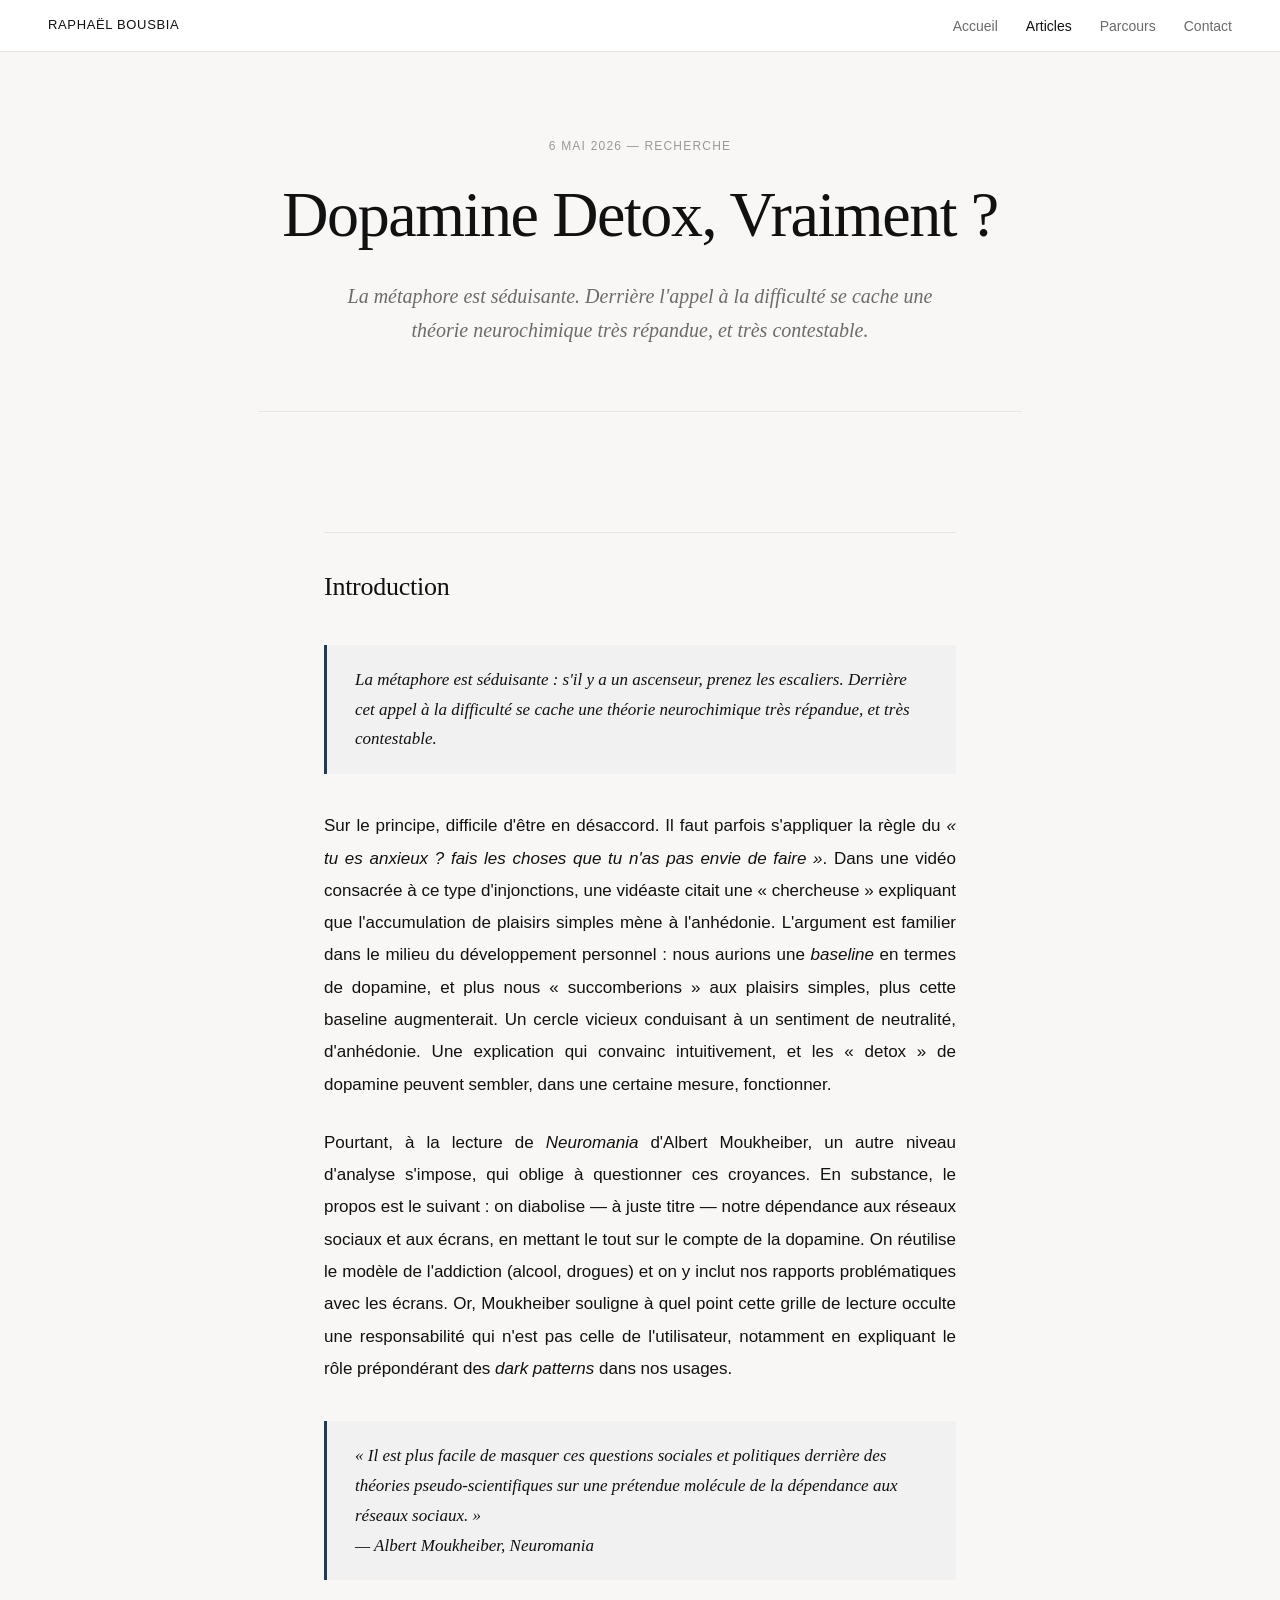
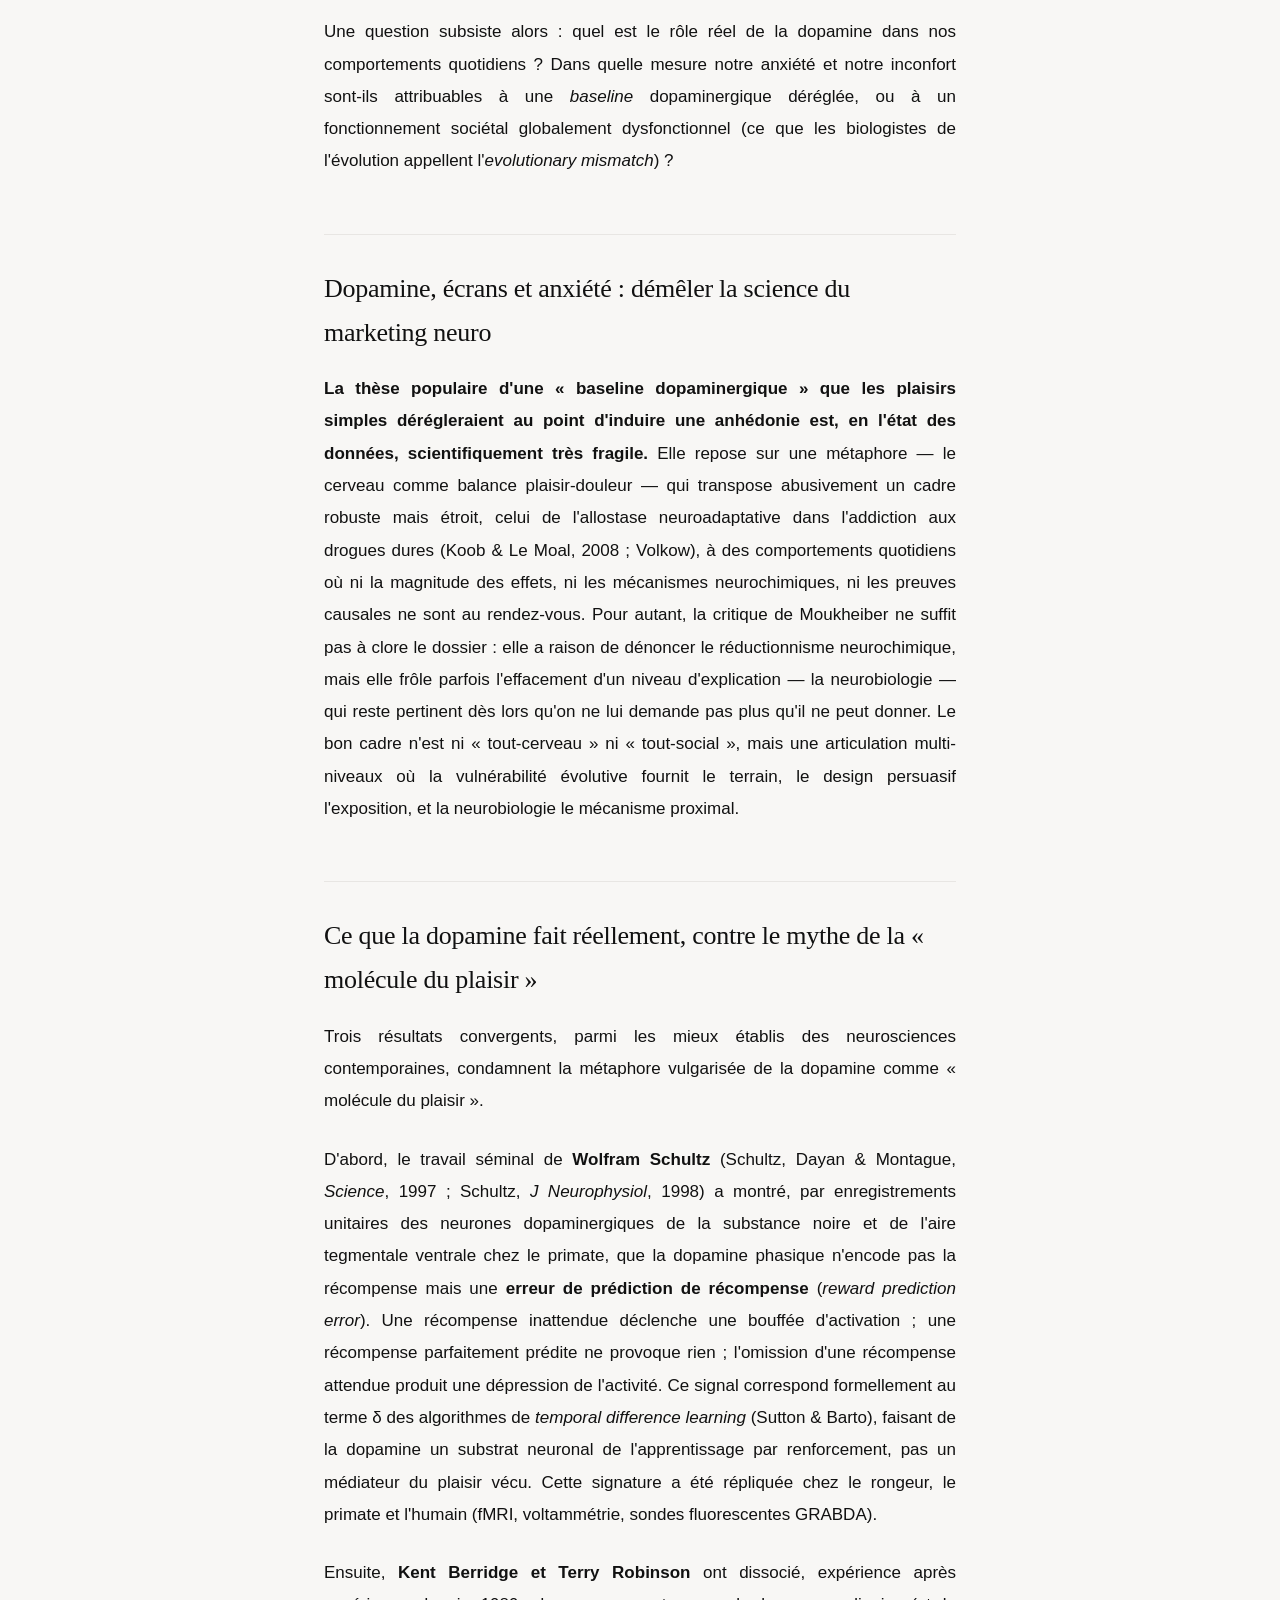
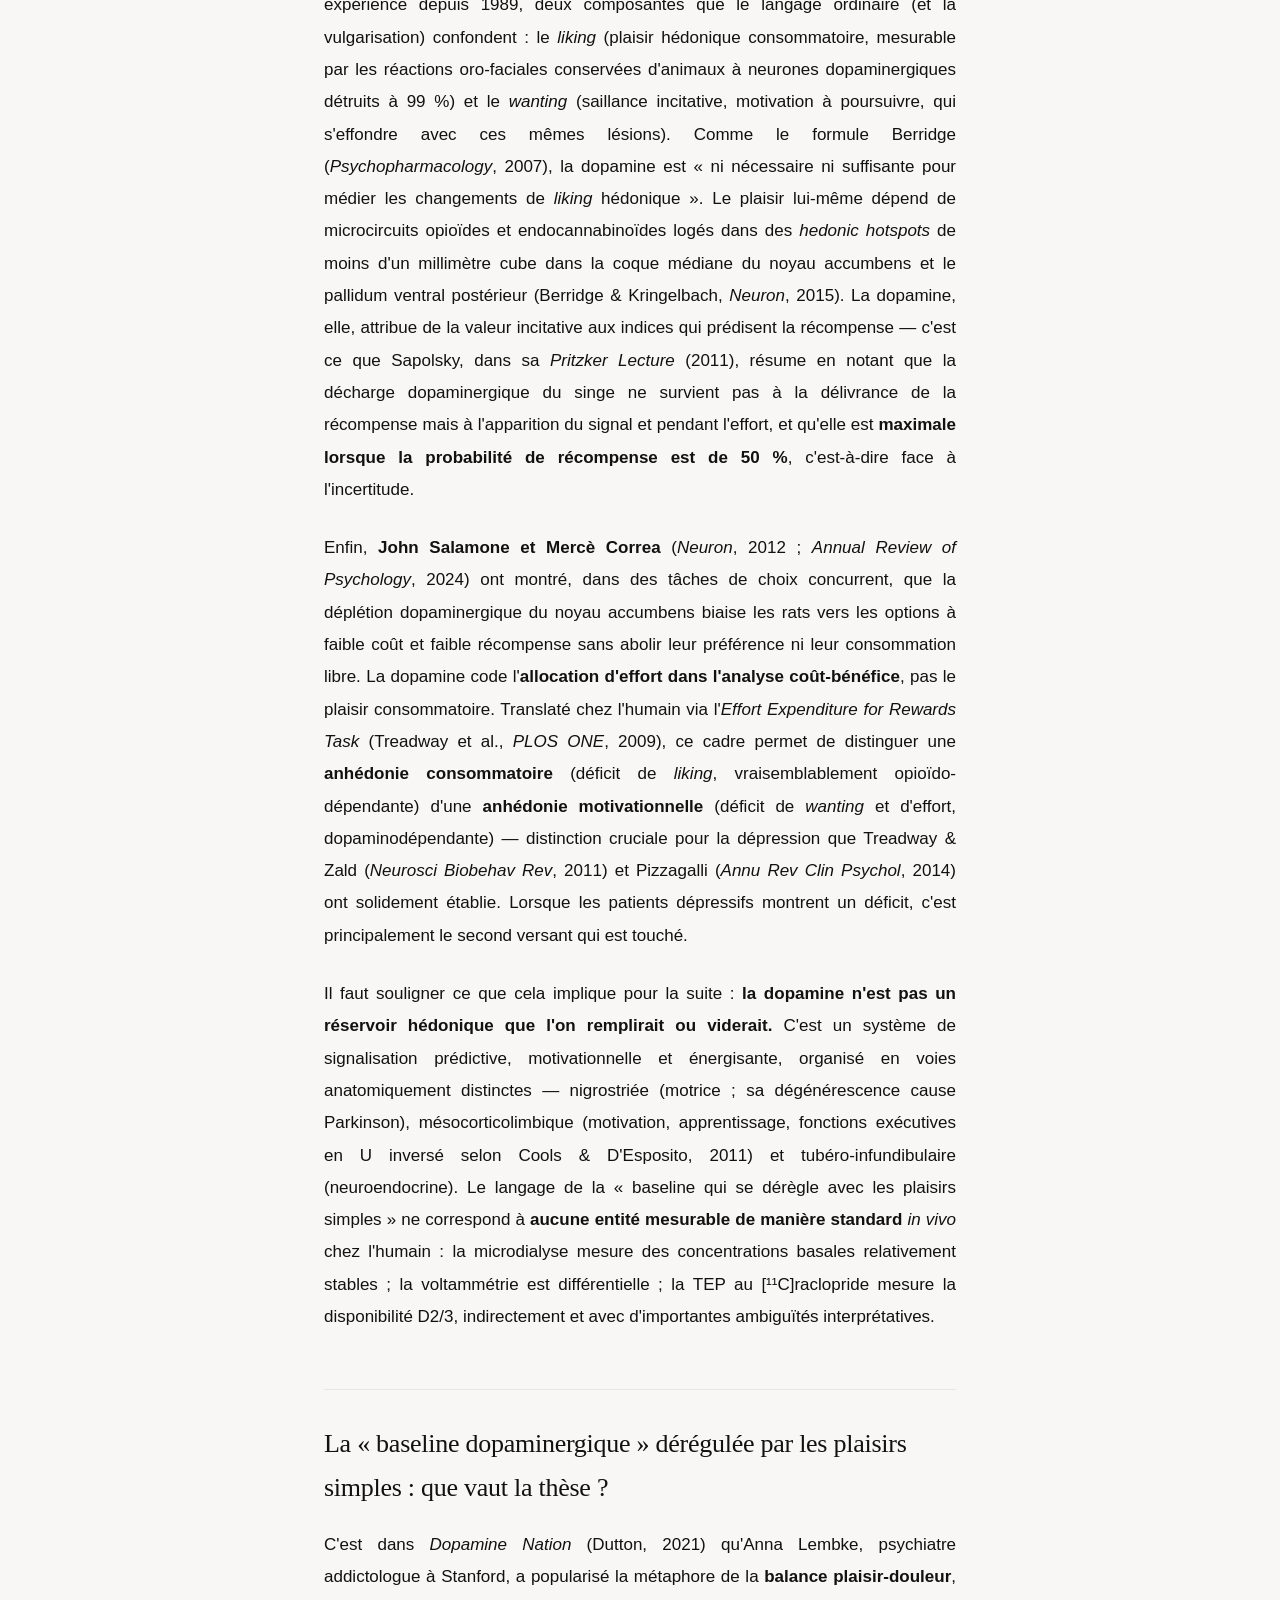
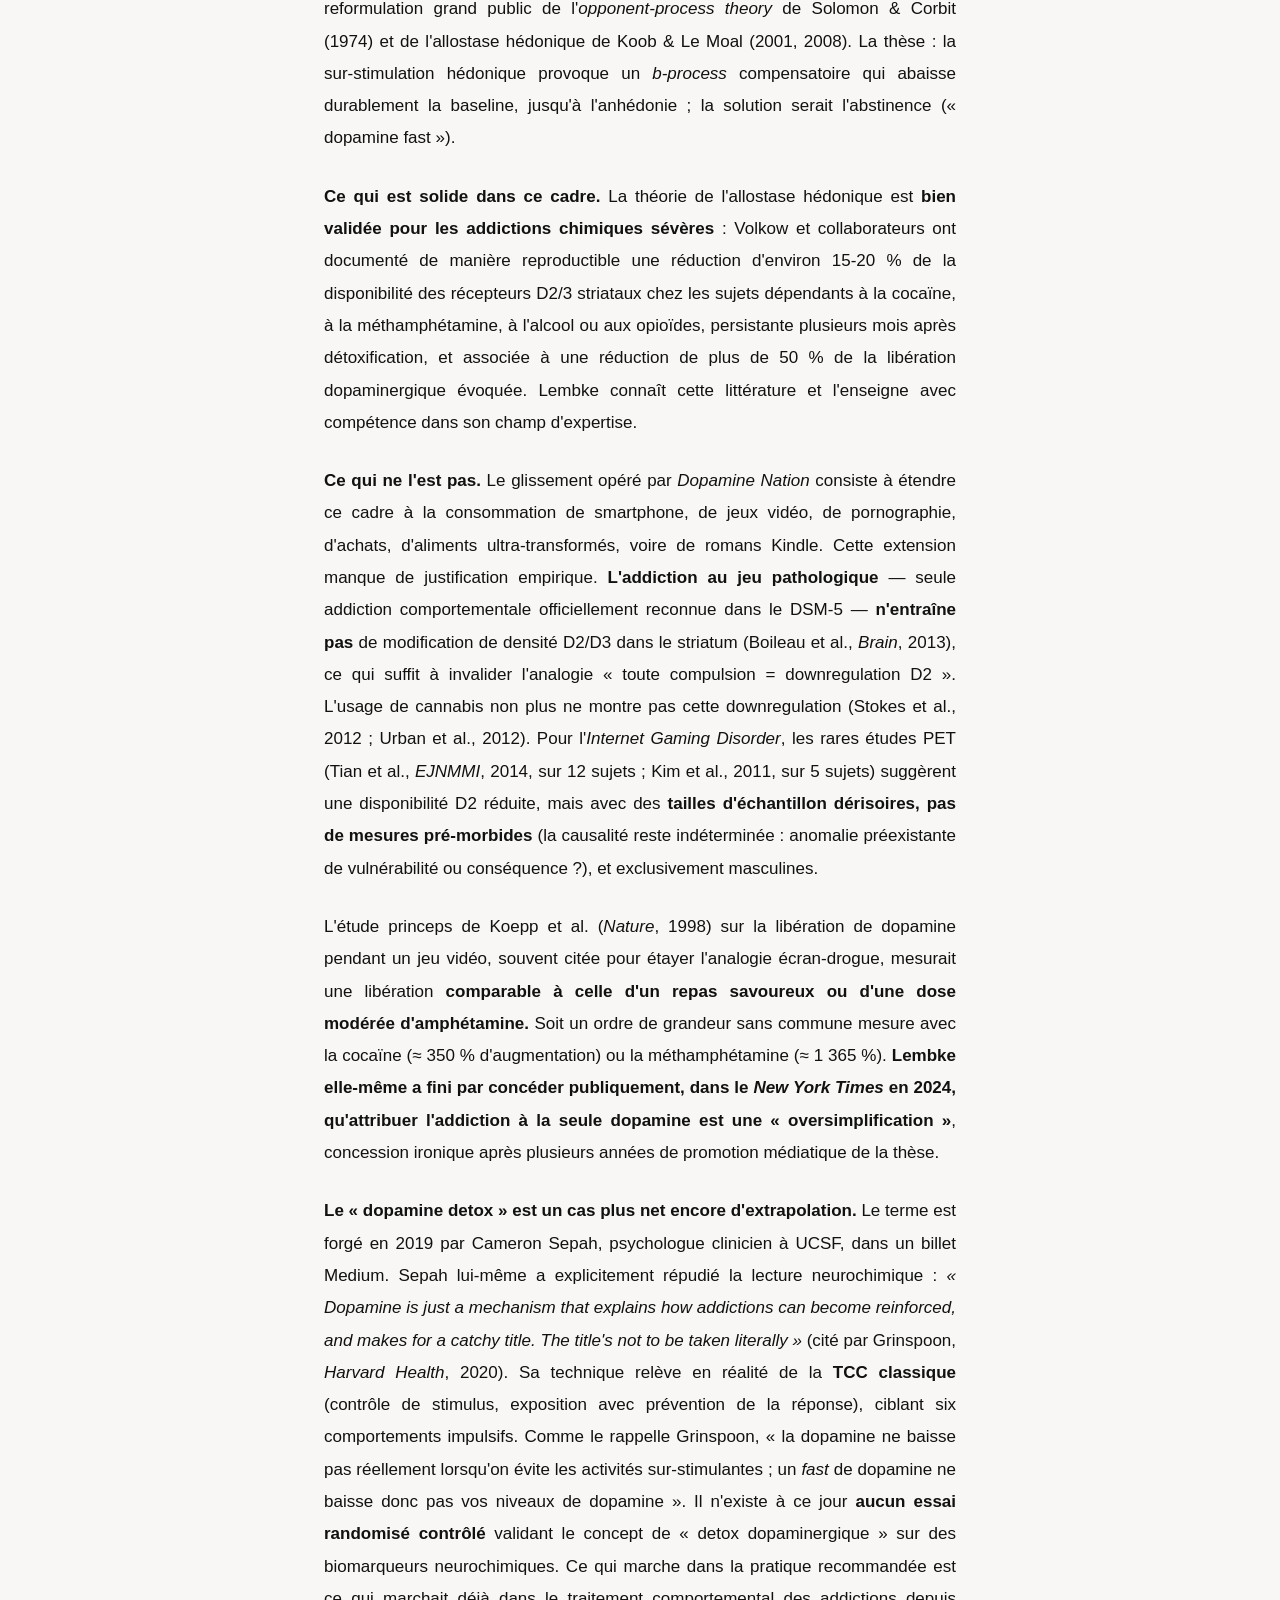
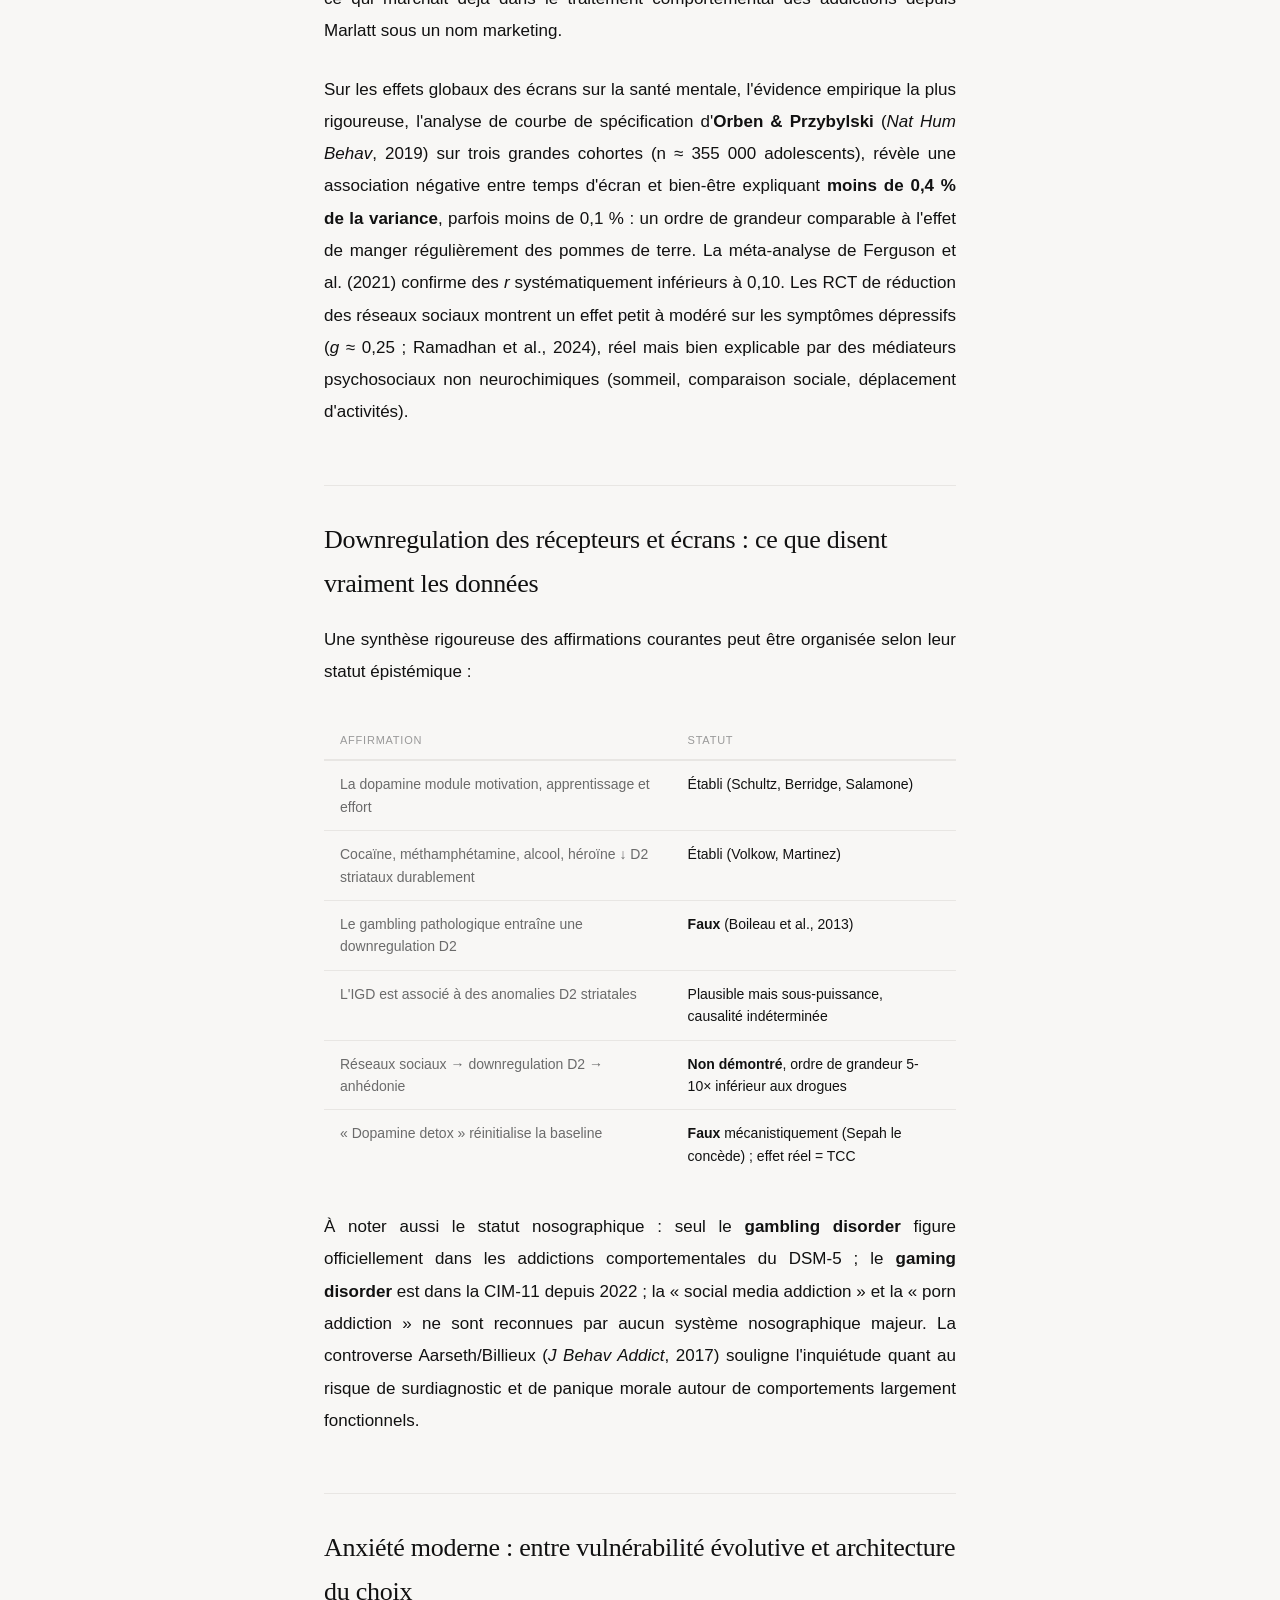
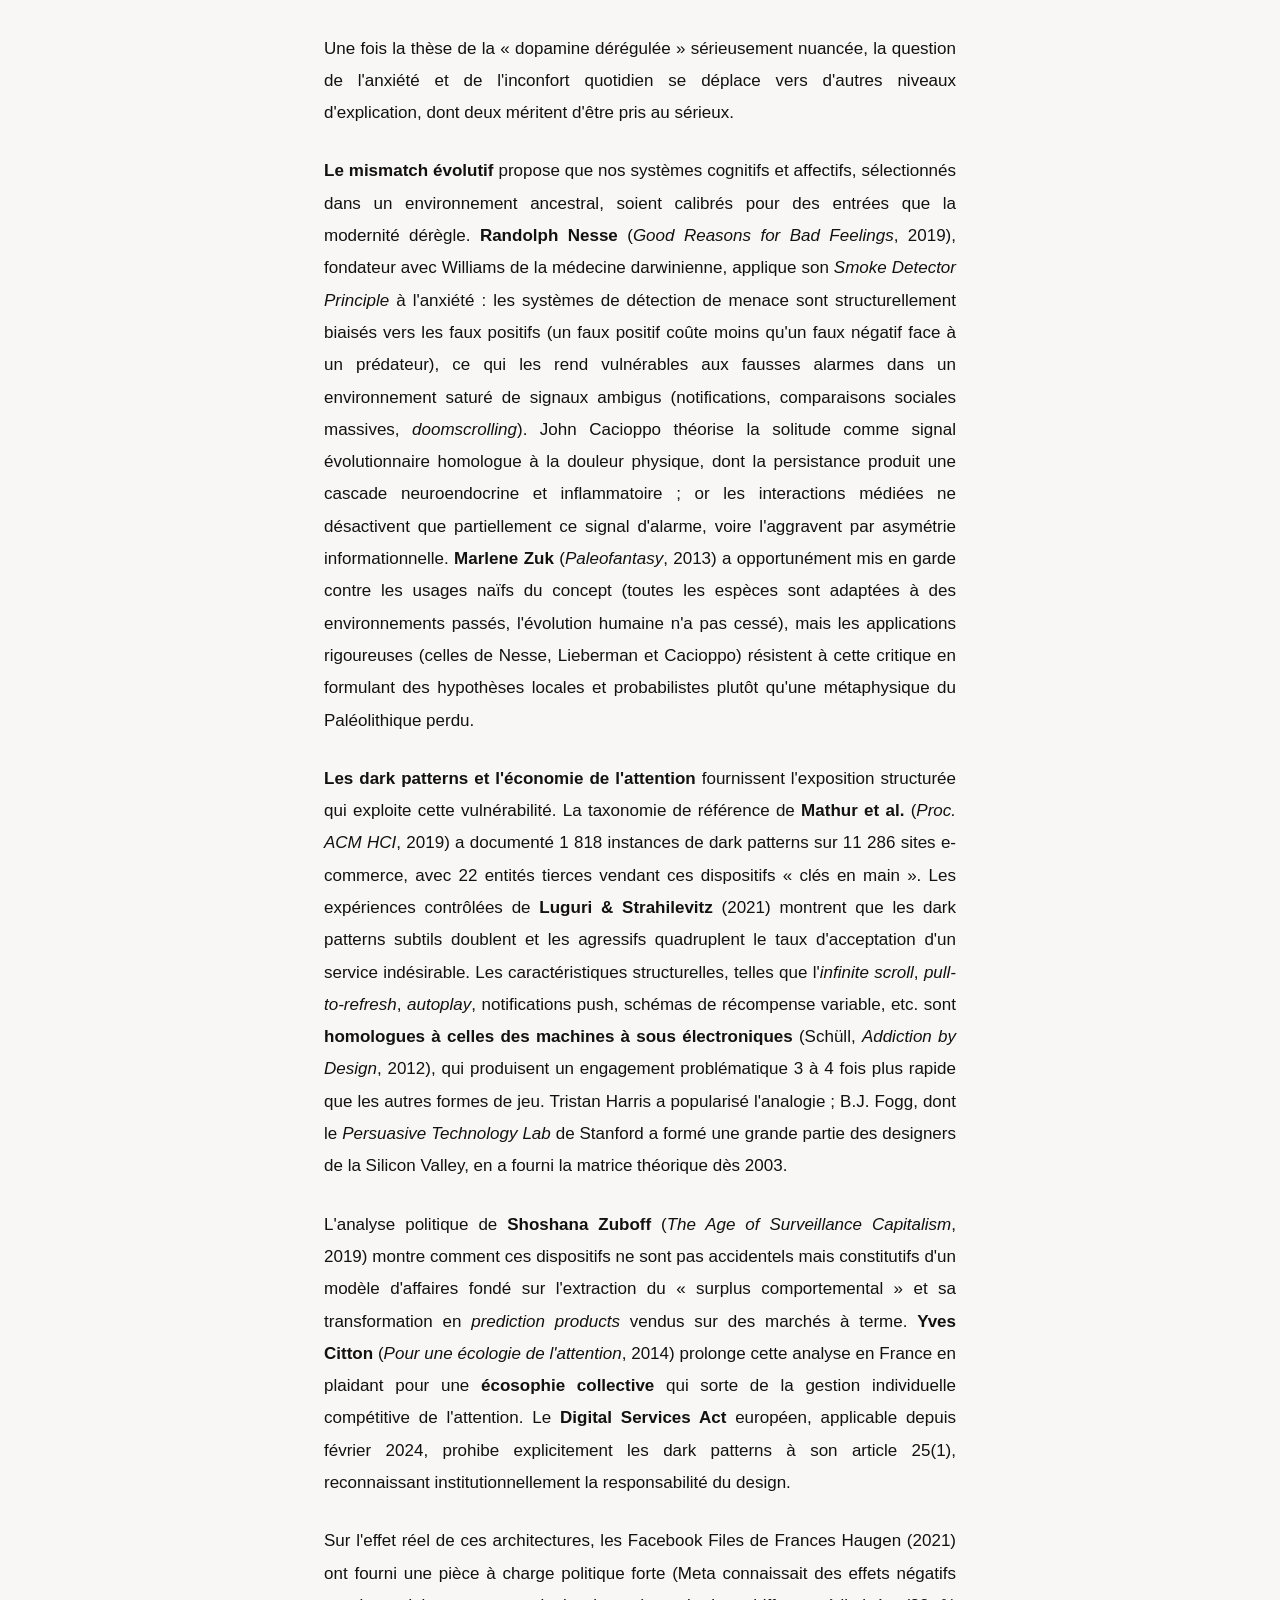
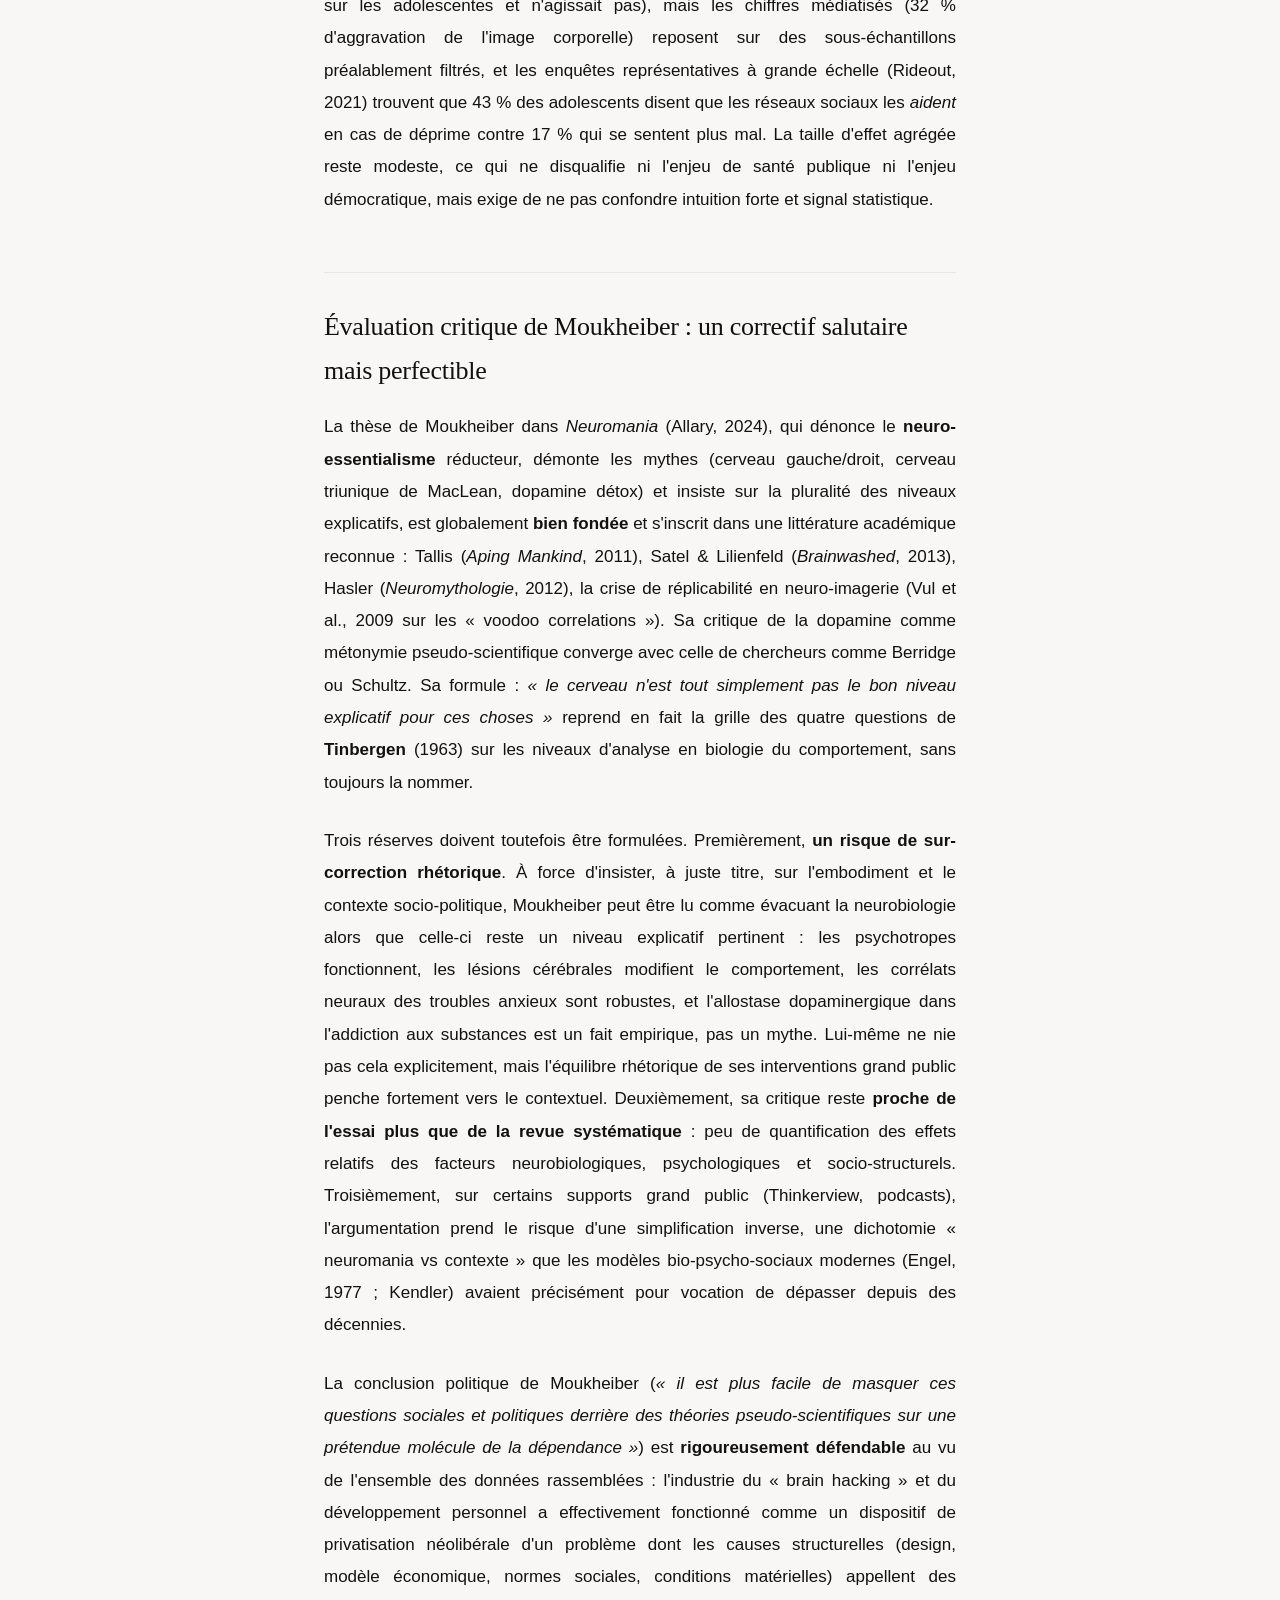
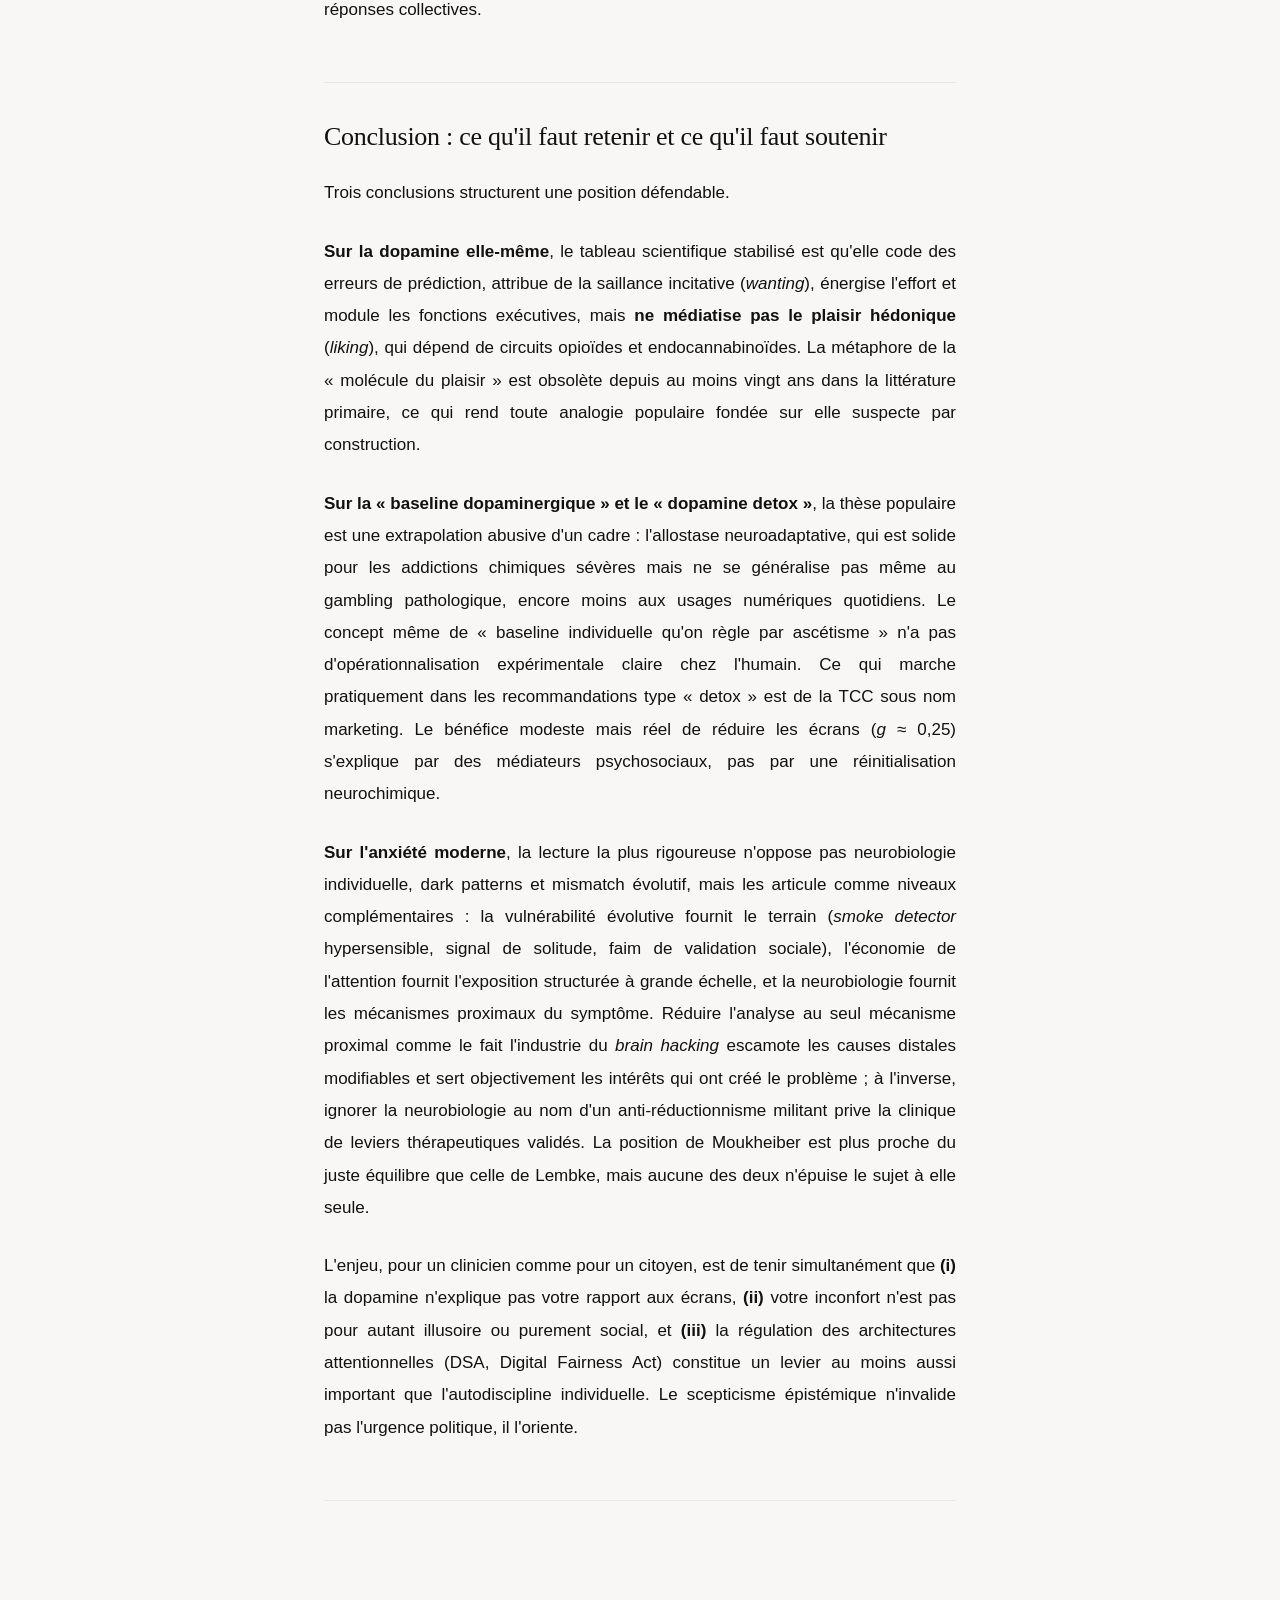
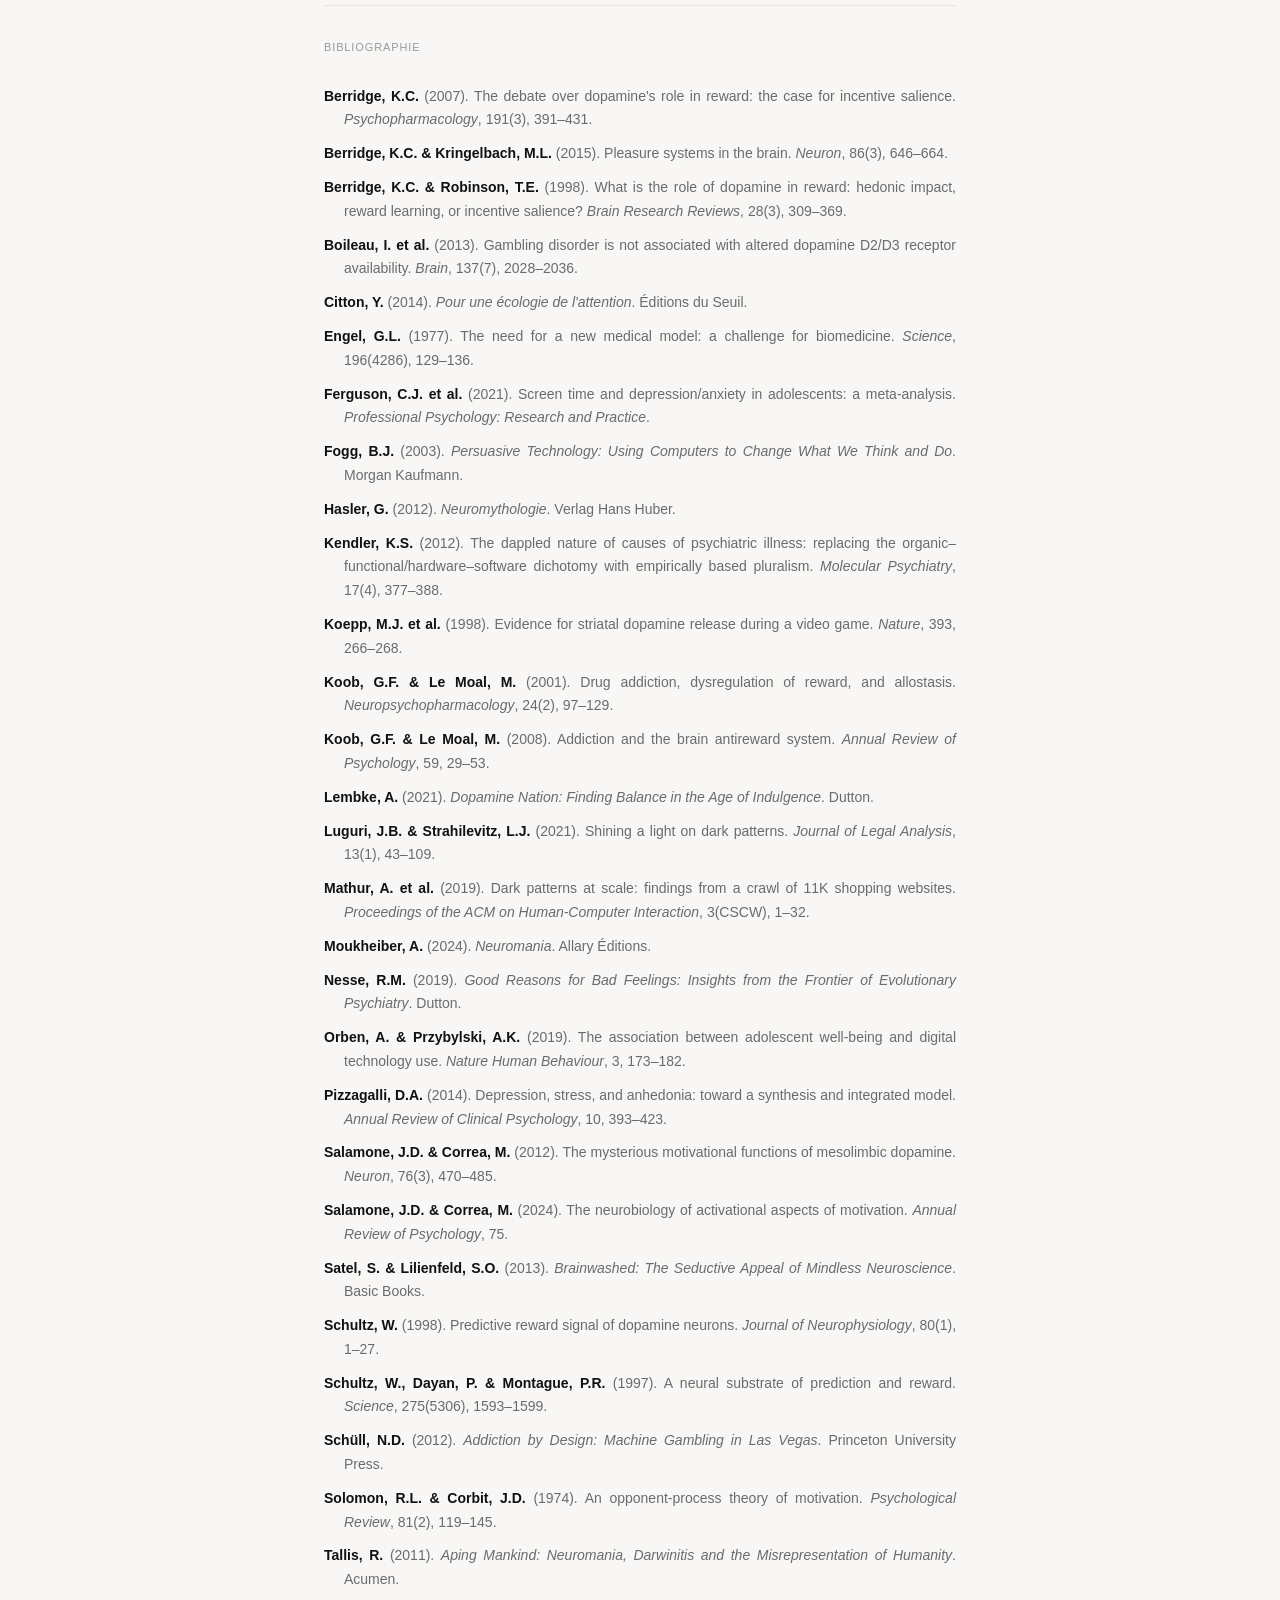
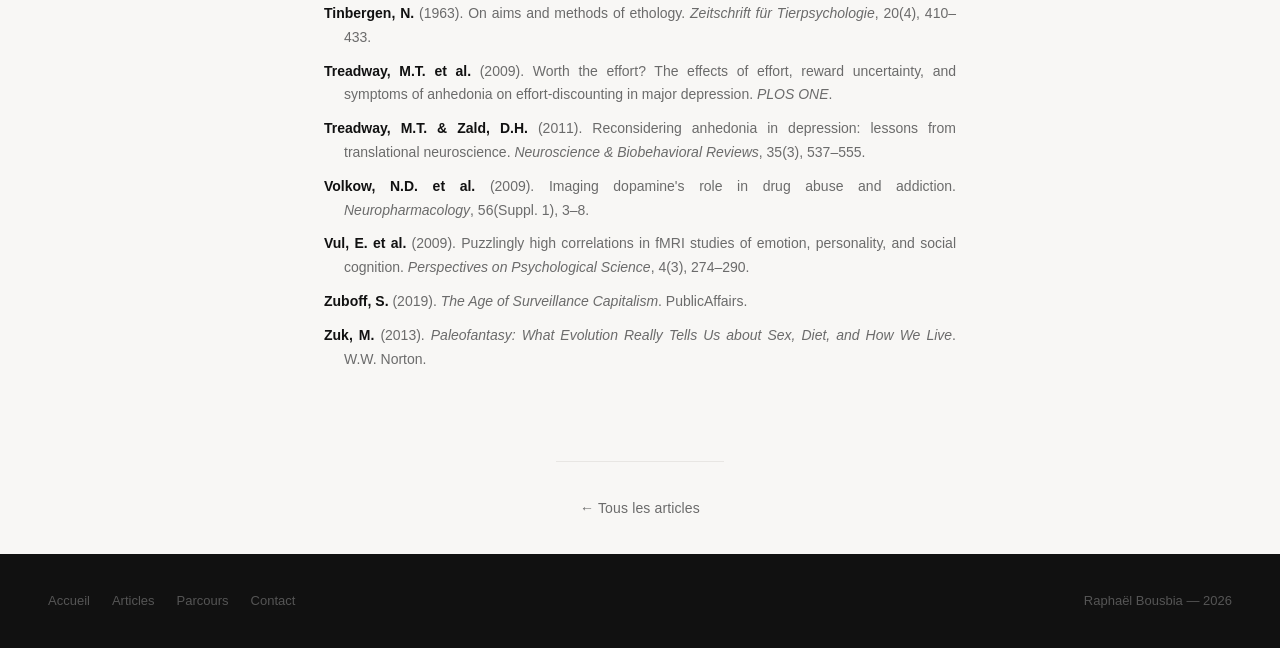
<file: articles/dopamine-detox.html>
<!DOCTYPE html>
<html lang="fr">
<head>
    <meta charset="UTF-8">
    <meta name="viewport" content="width=device-width, initial-scale=1.0">
    <title>Dopamine Detox, Vraiment ? — Raphaël Bousbia</title>
    <link rel="stylesheet" href="../styles.css">
</head>
<body>

    <nav>
        <a href="../index.html" class="nav-brand">Raphaël Bousbia</a>
        <ul class="nav-links">
            <li><a href="../index.html">Accueil</a></li>
            <li><a href="../articles.html" class="active">Articles</a></li>
            <li><a href="../locations.html">Parcours</a></li>
            <li><a href="../contact.html">Contact</a></li>
        </ul>
    </nav>

    <header class="article-header">
        <span class="article-date">6 mai 2026 &mdash; Recherche</span>
        <h1>Dopamine Detox, Vraiment&nbsp;?</h1>
        <p class="article-intro">La métaphore est séduisante. Derrière l'appel à la difficulté se cache une théorie neurochimique très répandue, et très contestable.</p>
    </header>

    <article class="article-body">

        <h2>Introduction</h2>

        <blockquote>La métaphore est séduisante : <em>s'il y a un ascenseur, prenez les escaliers.</em> Derrière cet appel à la difficulté se cache une théorie neurochimique très répandue, et très contestable.</blockquote>

        <p>Sur le principe, difficile d'être en désaccord. Il faut parfois s'appliquer la règle du <em>« tu es anxieux ? fais les choses que tu n'as pas envie de faire »</em>. Dans une vidéo consacrée à ce type d'injonctions, une vidéaste citait une « chercheuse » expliquant que l'accumulation de plaisirs simples mène à l'anhédonie. L'argument est familier dans le milieu du développement personnel : nous aurions une <em>baseline</em> en termes de dopamine, et plus nous « succomberions » aux plaisirs simples, plus cette baseline augmenterait. Un cercle vicieux conduisant à un sentiment de neutralité, d'anhédonie. Une explication qui convainc intuitivement, et les « detox » de dopamine peuvent sembler, dans une certaine mesure, fonctionner.</p>

        <p>Pourtant, à la lecture de <em>Neuromania</em> d'Albert Moukheiber, un autre niveau d'analyse s'impose, qui oblige à questionner ces croyances. En substance, le propos est le suivant : on diabolise — à juste titre — notre dépendance aux réseaux sociaux et aux écrans, en mettant le tout sur le compte de la dopamine. On réutilise le modèle de l'addiction (alcool, drogues) et on y inclut nos rapports problématiques avec les écrans. Or, Moukheiber souligne à quel point cette grille de lecture occulte une responsabilité qui n'est pas celle de l'utilisateur, notamment en expliquant le rôle prépondérant des <em>dark patterns</em> dans nos usages.</p>

        <blockquote>« Il est plus facile de masquer ces questions sociales et politiques derrière des théories pseudo-scientifiques sur une prétendue molécule de la dépendance aux réseaux sociaux. »<br>— Albert Moukheiber, <em>Neuromania</em></blockquote>

        <p>Une question subsiste alors : quel est le rôle réel de la dopamine dans nos comportements quotidiens ? Dans quelle mesure notre anxiété et notre inconfort sont-ils attribuables à une <em>baseline</em> dopaminergique déréglée, ou à un fonctionnement sociétal globalement dysfonctionnel (ce que les biologistes de l'évolution appellent l'<em>evolutionary mismatch</em>) ?</p>

        <h2>Dopamine, écrans et anxiété : démêler la science du marketing neuro</h2>

        <p><strong>La thèse populaire d'une « baseline dopaminergique » que les plaisirs simples dérégleraient au point d'induire une anhédonie est, en l'état des données, scientifiquement très fragile.</strong> Elle repose sur une métaphore — le cerveau comme balance plaisir-douleur — qui transpose abusivement un cadre robuste mais étroit, celui de l'allostase neuroadaptative dans l'addiction aux drogues dures (Koob &amp; Le Moal, 2008 ; Volkow), à des comportements quotidiens où ni la magnitude des effets, ni les mécanismes neurochimiques, ni les preuves causales ne sont au rendez-vous. Pour autant, la critique de Moukheiber ne suffit pas à clore le dossier : elle a raison de dénoncer le réductionnisme neurochimique, mais elle frôle parfois l'effacement d'un niveau d'explication — la neurobiologie — qui reste pertinent dès lors qu'on ne lui demande pas plus qu'il ne peut donner. Le bon cadre n'est ni « tout-cerveau » ni « tout-social », mais une articulation multi-niveaux où la vulnérabilité évolutive fournit le terrain, le design persuasif l'exposition, et la neurobiologie le mécanisme proximal.</p>

        <h2>Ce que la dopamine fait réellement, contre le mythe de la « molécule du plaisir »</h2>

        <p>Trois résultats convergents, parmi les mieux établis des neurosciences contemporaines, condamnent la métaphore vulgarisée de la dopamine comme « molécule du plaisir ».</p>

        <p>D'abord, le travail séminal de <strong>Wolfram Schultz</strong> (Schultz, Dayan &amp; Montague, <em>Science</em>, 1997 ; Schultz, <em>J Neurophysiol</em>, 1998) a montré, par enregistrements unitaires des neurones dopaminergiques de la substance noire et de l'aire tegmentale ventrale chez le primate, que la dopamine phasique n'encode pas la récompense mais une <strong>erreur de prédiction de récompense</strong> (<em>reward prediction error</em>). Une récompense inattendue déclenche une bouffée d'activation ; une récompense parfaitement prédite ne provoque rien ; l'omission d'une récompense attendue produit une dépression de l'activité. Ce signal correspond formellement au terme δ des algorithmes de <em>temporal difference learning</em> (Sutton &amp; Barto), faisant de la dopamine un substrat neuronal de l'apprentissage par renforcement, pas un médiateur du plaisir vécu. Cette signature a été répliquée chez le rongeur, le primate et l'humain (fMRI, voltammétrie, sondes fluorescentes GRABDA).</p>

        <p>Ensuite, <strong>Kent Berridge et Terry Robinson</strong> ont dissocié, expérience après expérience depuis 1989, deux composantes que le langage ordinaire (et la vulgarisation) confondent : le <em>liking</em> (plaisir hédonique consommatoire, mesurable par les réactions oro-faciales conservées d'animaux à neurones dopaminergiques détruits à 99 %) et le <em>wanting</em> (saillance incitative, motivation à poursuivre, qui s'effondre avec ces mêmes lésions). Comme le formule Berridge (<em>Psychopharmacology</em>, 2007), la dopamine est « ni nécessaire ni suffisante pour médier les changements de <em>liking</em> hédonique ». Le plaisir lui-même dépend de microcircuits opioïdes et endocannabinoïdes logés dans des <em>hedonic hotspots</em> de moins d'un millimètre cube dans la coque médiane du noyau accumbens et le pallidum ventral postérieur (Berridge &amp; Kringelbach, <em>Neuron</em>, 2015). La dopamine, elle, attribue de la valeur incitative aux indices qui prédisent la récompense — c'est ce que Sapolsky, dans sa <em>Pritzker Lecture</em> (2011), résume en notant que la décharge dopaminergique du singe ne survient pas à la délivrance de la récompense mais à l'apparition du signal et pendant l'effort, et qu'elle est <strong>maximale lorsque la probabilité de récompense est de 50 %</strong>, c'est-à-dire face à l'incertitude.</p>

        <p>Enfin, <strong>John Salamone et Mercè Correa</strong> (<em>Neuron</em>, 2012 ; <em>Annual Review of Psychology</em>, 2024) ont montré, dans des tâches de choix concurrent, que la déplétion dopaminergique du noyau accumbens biaise les rats vers les options à faible coût et faible récompense sans abolir leur préférence ni leur consommation libre. La dopamine code l'<strong>allocation d'effort dans l'analyse coût-bénéfice</strong>, pas le plaisir consommatoire. Translaté chez l'humain via l'<em>Effort Expenditure for Rewards Task</em> (Treadway et al., <em>PLOS ONE</em>, 2009), ce cadre permet de distinguer une <strong>anhédonie consommatoire</strong> (déficit de <em>liking</em>, vraisemblablement opioïdo-dépendante) d'une <strong>anhédonie motivationnelle</strong> (déficit de <em>wanting</em> et d'effort, dopaminodépendante) — distinction cruciale pour la dépression que Treadway &amp; Zald (<em>Neurosci Biobehav Rev</em>, 2011) et Pizzagalli (<em>Annu Rev Clin Psychol</em>, 2014) ont solidement établie. Lorsque les patients dépressifs montrent un déficit, c'est principalement le second versant qui est touché.</p>

        <p>Il faut souligner ce que cela implique pour la suite : <strong>la dopamine n'est pas un réservoir hédonique que l'on remplirait ou viderait.</strong> C'est un système de signalisation prédictive, motivationnelle et énergisante, organisé en voies anatomiquement distinctes — nigrostriée (motrice ; sa dégénérescence cause Parkinson), mésocorticolimbique (motivation, apprentissage, fonctions exécutives en U inversé selon Cools &amp; D'Esposito, 2011) et tubéro-infundibulaire (neuroendocrine). Le langage de la « baseline qui se dérègle avec les plaisirs simples » ne correspond à <strong>aucune entité mesurable de manière standard</strong> <em>in vivo</em> chez l'humain : la microdialyse mesure des concentrations basales relativement stables ; la voltammétrie est différentielle ; la TEP au [¹¹C]raclopride mesure la disponibilité D2/3, indirectement et avec d'importantes ambiguïtés interprétatives.</p>

        <h2>La « baseline dopaminergique » dérégulée par les plaisirs simples : que vaut la thèse ?</h2>

        <p>C'est dans <em>Dopamine Nation</em> (Dutton, 2021) qu'Anna Lembke, psychiatre addictologue à Stanford, a popularisé la métaphore de la <strong>balance plaisir-douleur</strong>, reformulation grand public de l'<em>opponent-process theory</em> de Solomon &amp; Corbit (1974) et de l'allostase hédonique de Koob &amp; Le Moal (2001, 2008). La thèse : la sur-stimulation hédonique provoque un <em>b-process</em> compensatoire qui abaisse durablement la baseline, jusqu'à l'anhédonie ; la solution serait l'abstinence (« dopamine fast »).</p>

        <p><strong>Ce qui est solide dans ce cadre.</strong> La théorie de l'allostase hédonique est <strong>bien validée pour les addictions chimiques sévères</strong> : Volkow et collaborateurs ont documenté de manière reproductible une réduction d'environ 15-20 % de la disponibilité des récepteurs D2/3 striataux chez les sujets dépendants à la cocaïne, à la méthamphétamine, à l'alcool ou aux opioïdes, persistante plusieurs mois après détoxification, et associée à une réduction de plus de 50 % de la libération dopaminergique évoquée. Lembke connaît cette littérature et l'enseigne avec compétence dans son champ d'expertise.</p>

        <p><strong>Ce qui ne l'est pas.</strong> Le glissement opéré par <em>Dopamine Nation</em> consiste à étendre ce cadre à la consommation de smartphone, de jeux vidéo, de pornographie, d'achats, d'aliments ultra-transformés, voire de romans Kindle. Cette extension manque de justification empirique. <strong>L'addiction au jeu pathologique</strong> — seule addiction comportementale officiellement reconnue dans le DSM-5 — <strong>n'entraîne pas</strong> de modification de densité D2/D3 dans le striatum (Boileau et al., <em>Brain</em>, 2013), ce qui suffit à invalider l'analogie « toute compulsion = downregulation D2 ». L'usage de cannabis non plus ne montre pas cette downregulation (Stokes et al., 2012 ; Urban et al., 2012). Pour l'<em>Internet Gaming Disorder</em>, les rares études PET (Tian et al., <em>EJNMMI</em>, 2014, sur 12 sujets ; Kim et al., 2011, sur 5 sujets) suggèrent une disponibilité D2 réduite, mais avec des <strong>tailles d'échantillon dérisoires, pas de mesures pré-morbides</strong> (la causalité reste indéterminée : anomalie préexistante de vulnérabilité ou conséquence ?), et exclusivement masculines.</p>

        <p>L'étude princeps de Koepp et al. (<em>Nature</em>, 1998) sur la libération de dopamine pendant un jeu vidéo, souvent citée pour étayer l'analogie écran-drogue, mesurait une libération <strong>comparable à celle d'un repas savoureux ou d'une dose modérée d'amphétamine.</strong> Soit un ordre de grandeur sans commune mesure avec la cocaïne (≈ 350 % d'augmentation) ou la méthamphétamine (≈ 1 365 %). <strong>Lembke elle-même a fini par concéder publiquement, dans le <em>New York Times</em> en 2024, qu'attribuer l'addiction à la seule dopamine est une « oversimplification »</strong>, concession ironique après plusieurs années de promotion médiatique de la thèse.</p>

        <p><strong>Le « dopamine detox » est un cas plus net encore d'extrapolation.</strong> Le terme est forgé en 2019 par Cameron Sepah, psychologue clinicien à UCSF, dans un billet Medium. Sepah lui-même a explicitement répudié la lecture neurochimique : <em>« Dopamine is just a mechanism that explains how addictions can become reinforced, and makes for a catchy title. The title's not to be taken literally »</em> (cité par Grinspoon, <em>Harvard Health</em>, 2020). Sa technique relève en réalité de la <strong>TCC classique</strong> (contrôle de stimulus, exposition avec prévention de la réponse), ciblant six comportements impulsifs. Comme le rappelle Grinspoon, « la dopamine ne baisse pas réellement lorsqu'on évite les activités sur-stimulantes ; un <em>fast</em> de dopamine ne baisse donc pas vos niveaux de dopamine ». Il n'existe à ce jour <strong>aucun essai randomisé contrôlé</strong> validant le concept de « detox dopaminergique » sur des biomarqueurs neurochimiques. Ce qui marche dans la pratique recommandée est ce qui marchait déjà dans le traitement comportemental des addictions depuis Marlatt sous un nom marketing.</p>

        <p>Sur les effets globaux des écrans sur la santé mentale, l'évidence empirique la plus rigoureuse, l'analyse de courbe de spécification d'<strong>Orben &amp; Przybylski</strong> (<em>Nat Hum Behav</em>, 2019) sur trois grandes cohortes (n ≈ 355 000 adolescents), révèle une association négative entre temps d'écran et bien-être expliquant <strong>moins de 0,4 % de la variance</strong>, parfois moins de 0,1 % : un ordre de grandeur comparable à l'effet de manger régulièrement des pommes de terre. La méta-analyse de Ferguson et al. (2021) confirme des <em>r</em> systématiquement inférieurs à 0,10. Les RCT de réduction des réseaux sociaux montrent un effet petit à modéré sur les symptômes dépressifs (<em>g</em> ≈ 0,25 ; Ramadhan et al., 2024), réel mais bien explicable par des médiateurs psychosociaux non neurochimiques (sommeil, comparaison sociale, déplacement d'activités).</p>

        <h2>Downregulation des récepteurs et écrans : ce que disent vraiment les données</h2>

        <p>Une synthèse rigoureuse des affirmations courantes peut être organisée selon leur statut épistémique :</p>

        <table>
            <thead>
                <tr>
                    <th>Affirmation</th>
                    <th>Statut</th>
                </tr>
            </thead>
            <tbody>
                <tr>
                    <td>La dopamine module motivation, apprentissage et effort</td>
                    <td>Établi (Schultz, Berridge, Salamone)</td>
                </tr>
                <tr>
                    <td>Cocaïne, méthamphétamine, alcool, héroïne ↓ D2 striataux durablement</td>
                    <td>Établi (Volkow, Martinez)</td>
                </tr>
                <tr>
                    <td>Le gambling pathologique entraîne une downregulation D2</td>
                    <td><strong>Faux</strong> (Boileau et al., 2013)</td>
                </tr>
                <tr>
                    <td>L'IGD est associé à des anomalies D2 striatales</td>
                    <td>Plausible mais sous-puissance, causalité indéterminée</td>
                </tr>
                <tr>
                    <td>Réseaux sociaux → downregulation D2 → anhédonie</td>
                    <td><strong>Non démontré</strong>, ordre de grandeur 5-10× inférieur aux drogues</td>
                </tr>
                <tr>
                    <td>« Dopamine detox » réinitialise la baseline</td>
                    <td><strong>Faux</strong> mécanistiquement (Sepah le concède) ; effet réel = TCC</td>
                </tr>
            </tbody>
        </table>

        <p>À noter aussi le statut nosographique : seul le <strong>gambling disorder</strong> figure officiellement dans les addictions comportementales du DSM-5 ; le <strong>gaming disorder</strong> est dans la CIM-11 depuis 2022 ; la « social media addiction » et la « porn addiction » ne sont reconnues par aucun système nosographique majeur. La controverse Aarseth/Billieux (<em>J Behav Addict</em>, 2017) souligne l'inquiétude quant au risque de surdiagnostic et de panique morale autour de comportements largement fonctionnels.</p>

        <h2>Anxiété moderne : entre vulnérabilité évolutive et architecture du choix</h2>

        <p>Une fois la thèse de la « dopamine dérégulée » sérieusement nuancée, la question de l'anxiété et de l'inconfort quotidien se déplace vers d'autres niveaux d'explication, dont deux méritent d'être pris au sérieux.</p>

        <p><strong>Le mismatch évolutif</strong> propose que nos systèmes cognitifs et affectifs, sélectionnés dans un environnement ancestral, soient calibrés pour des entrées que la modernité dérègle. <strong>Randolph Nesse</strong> (<em>Good Reasons for Bad Feelings</em>, 2019), fondateur avec Williams de la médecine darwinienne, applique son <em>Smoke Detector Principle</em> à l'anxiété : les systèmes de détection de menace sont structurellement biaisés vers les faux positifs (un faux positif coûte moins qu'un faux négatif face à un prédateur), ce qui les rend vulnérables aux fausses alarmes dans un environnement saturé de signaux ambigus (notifications, comparaisons sociales massives, <em>doomscrolling</em>). John Cacioppo théorise la solitude comme signal évolutionnaire homologue à la douleur physique, dont la persistance produit une cascade neuroendocrine et inflammatoire ; or les interactions médiées ne désactivent que partiellement ce signal d'alarme, voire l'aggravent par asymétrie informationnelle. <strong>Marlene Zuk</strong> (<em>Paleofantasy</em>, 2013) a opportunément mis en garde contre les usages naïfs du concept (toutes les espèces sont adaptées à des environnements passés, l'évolution humaine n'a pas cessé), mais les applications rigoureuses (celles de Nesse, Lieberman et Cacioppo) résistent à cette critique en formulant des hypothèses locales et probabilistes plutôt qu'une métaphysique du Paléolithique perdu.</p>

        <p><strong>Les dark patterns et l'économie de l'attention</strong> fournissent l'exposition structurée qui exploite cette vulnérabilité. La taxonomie de référence de <strong>Mathur et al.</strong> (<em>Proc. ACM HCI</em>, 2019) a documenté 1 818 instances de dark patterns sur 11 286 sites e-commerce, avec 22 entités tierces vendant ces dispositifs « clés en main ». Les expériences contrôlées de <strong>Luguri &amp; Strahilevitz</strong> (2021) montrent que les dark patterns subtils doublent et les agressifs quadruplent le taux d'acceptation d'un service indésirable. Les caractéristiques structurelles, telles que l'<em>infinite scroll</em>, <em>pull-to-refresh</em>, <em>autoplay</em>, notifications push, schémas de récompense variable, etc. sont <strong>homologues à celles des machines à sous électroniques</strong> (Schüll, <em>Addiction by Design</em>, 2012), qui produisent un engagement problématique 3 à 4 fois plus rapide que les autres formes de jeu. Tristan Harris a popularisé l'analogie ; B.J. Fogg, dont le <em>Persuasive Technology Lab</em> de Stanford a formé une grande partie des designers de la Silicon Valley, en a fourni la matrice théorique dès 2003.</p>

        <p>L'analyse politique de <strong>Shoshana Zuboff</strong> (<em>The Age of Surveillance Capitalism</em>, 2019) montre comment ces dispositifs ne sont pas accidentels mais constitutifs d'un modèle d'affaires fondé sur l'extraction du « surplus comportemental » et sa transformation en <em>prediction products</em> vendus sur des marchés à terme. <strong>Yves Citton</strong> (<em>Pour une écologie de l'attention</em>, 2014) prolonge cette analyse en France en plaidant pour une <strong>écosophie collective</strong> qui sorte de la gestion individuelle compétitive de l'attention. Le <strong>Digital Services Act</strong> européen, applicable depuis février 2024, prohibe explicitement les dark patterns à son article 25(1), reconnaissant institutionnellement la responsabilité du design.</p>

        <p>Sur l'effet réel de ces architectures, les Facebook Files de Frances Haugen (2021) ont fourni une pièce à charge politique forte (Meta connaissait des effets négatifs sur les adolescentes et n'agissait pas), mais les chiffres médiatisés (32 % d'aggravation de l'image corporelle) reposent sur des sous-échantillons préalablement filtrés, et les enquêtes représentatives à grande échelle (Rideout, 2021) trouvent que 43 % des adolescents disent que les réseaux sociaux les <em>aident</em> en cas de déprime contre 17 % qui se sentent plus mal. La taille d'effet agrégée reste modeste, ce qui ne disqualifie ni l'enjeu de santé publique ni l'enjeu démocratique, mais exige de ne pas confondre intuition forte et signal statistique.</p>

        <h2>Évaluation critique de Moukheiber : un correctif salutaire mais perfectible</h2>

        <p>La thèse de Moukheiber dans <em>Neuromania</em> (Allary, 2024), qui dénonce le <strong>neuro-essentialisme</strong> réducteur, démonte les mythes (cerveau gauche/droit, cerveau triunique de MacLean, dopamine détox) et insiste sur la pluralité des niveaux explicatifs, est globalement <strong>bien fondée</strong> et s'inscrit dans une littérature académique reconnue : Tallis (<em>Aping Mankind</em>, 2011), Satel &amp; Lilienfeld (<em>Brainwashed</em>, 2013), Hasler (<em>Neuromythologie</em>, 2012), la crise de réplicabilité en neuro-imagerie (Vul et al., 2009 sur les « voodoo correlations »). Sa critique de la dopamine comme métonymie pseudo-scientifique converge avec celle de chercheurs comme Berridge ou Schultz. Sa formule : <em>« le cerveau n'est tout simplement pas le bon niveau explicatif pour ces choses »</em> reprend en fait la grille des quatre questions de <strong>Tinbergen</strong> (1963) sur les niveaux d'analyse en biologie du comportement, sans toujours la nommer.</p>

        <p>Trois réserves doivent toutefois être formulées. Premièrement, <strong>un risque de sur-correction rhétorique</strong>. À force d'insister, à juste titre, sur l'embodiment et le contexte socio-politique, Moukheiber peut être lu comme évacuant la neurobiologie alors que celle-ci reste un niveau explicatif pertinent : les psychotropes fonctionnent, les lésions cérébrales modifient le comportement, les corrélats neuraux des troubles anxieux sont robustes, et l'allostase dopaminergique dans l'addiction aux substances est un fait empirique, pas un mythe. Lui-même ne nie pas cela explicitement, mais l'équilibre rhétorique de ses interventions grand public penche fortement vers le contextuel. Deuxièmement, sa critique reste <strong>proche de l'essai plus que de la revue systématique</strong> : peu de quantification des effets relatifs des facteurs neurobiologiques, psychologiques et socio-structurels. Troisièmement, sur certains supports grand public (Thinkerview, podcasts), l'argumentation prend le risque d'une simplification inverse, une dichotomie « neuromania vs contexte » que les modèles bio-psycho-sociaux modernes (Engel, 1977 ; Kendler) avaient précisément pour vocation de dépasser depuis des décennies.</p>

        <p>La conclusion politique de Moukheiber (<em>« il est plus facile de masquer ces questions sociales et politiques derrière des théories pseudo-scientifiques sur une prétendue molécule de la dépendance »</em>) est <strong>rigoureusement défendable</strong> au vu de l'ensemble des données rassemblées : l'industrie du « brain hacking » et du développement personnel a effectivement fonctionné comme un dispositif de privatisation néolibérale d'un problème dont les causes structurelles (design, modèle économique, normes sociales, conditions matérielles) appellent des réponses collectives.</p>

        <h2>Conclusion : ce qu'il faut retenir et ce qu'il faut soutenir</h2>

        <p>Trois conclusions structurent une position défendable.</p>

        <p><strong>Sur la dopamine elle-même</strong>, le tableau scientifique stabilisé est qu'elle code des erreurs de prédiction, attribue de la saillance incitative (<em>wanting</em>), énergise l'effort et module les fonctions exécutives, mais <strong>ne médiatise pas le plaisir hédonique</strong> (<em>liking</em>), qui dépend de circuits opioïdes et endocannabinoïdes. La métaphore de la « molécule du plaisir » est obsolète depuis au moins vingt ans dans la littérature primaire, ce qui rend toute analogie populaire fondée sur elle suspecte par construction.</p>

        <p><strong>Sur la « baseline dopaminergique » et le « dopamine detox »</strong>, la thèse populaire est une extrapolation abusive d'un cadre : l'allostase neuroadaptative, qui est solide pour les addictions chimiques sévères mais ne se généralise pas même au gambling pathologique, encore moins aux usages numériques quotidiens. Le concept même de « baseline individuelle qu'on règle par ascétisme » n'a pas d'opérationnalisation expérimentale claire chez l'humain. Ce qui marche pratiquement dans les recommandations type « detox » est de la TCC sous nom marketing. Le bénéfice modeste mais réel de réduire les écrans (<em>g</em> ≈ 0,25) s'explique par des médiateurs psychosociaux, pas par une réinitialisation neurochimique.</p>

        <p><strong>Sur l'anxiété moderne</strong>, la lecture la plus rigoureuse n'oppose pas neurobiologie individuelle, dark patterns et mismatch évolutif, mais les articule comme niveaux complémentaires : la vulnérabilité évolutive fournit le terrain (<em>smoke detector</em> hypersensible, signal de solitude, faim de validation sociale), l'économie de l'attention fournit l'exposition structurée à grande échelle, et la neurobiologie fournit les mécanismes proximaux du symptôme. Réduire l'analyse au seul mécanisme proximal comme le fait l'industrie du <em>brain hacking</em> escamote les causes distales modifiables et sert objectivement les intérêts qui ont créé le problème ; à l'inverse, ignorer la neurobiologie au nom d'un anti-réductionnisme militant prive la clinique de leviers thérapeutiques validés. La position de Moukheiber est plus proche du juste équilibre que celle de Lembke, mais aucune des deux n'épuise le sujet à elle seule.</p>

        <p>L'enjeu, pour un clinicien comme pour un citoyen, est de tenir simultanément que <strong>(i)</strong> la dopamine n'explique pas votre rapport aux écrans, <strong>(ii)</strong> votre inconfort n'est pas pour autant illusoire ou purement social, et <strong>(iii)</strong> la régulation des architectures attentionnelles (DSA, Digital Fairness Act) constitue un levier au moins aussi important que l'autodiscipline individuelle. Le scepticisme épistémique n'invalide pas l'urgence politique, il l'oriente.</p>

        <div class="bibliography">
            <h2>Bibliographie</h2>
            <p><strong>Berridge, K.C.</strong> (2007). The debate over dopamine's role in reward: the case for incentive salience. <em>Psychopharmacology</em>, 191(3), 391–431.</p>
            <p><strong>Berridge, K.C. &amp; Kringelbach, M.L.</strong> (2015). Pleasure systems in the brain. <em>Neuron</em>, 86(3), 646–664.</p>
            <p><strong>Berridge, K.C. &amp; Robinson, T.E.</strong> (1998). What is the role of dopamine in reward: hedonic impact, reward learning, or incentive salience? <em>Brain Research Reviews</em>, 28(3), 309–369.</p>
            <p><strong>Boileau, I. et al.</strong> (2013). Gambling disorder is not associated with altered dopamine D2/D3 receptor availability. <em>Brain</em>, 137(7), 2028–2036.</p>
            <p><strong>Citton, Y.</strong> (2014). <em>Pour une écologie de l'attention</em>. Éditions du Seuil.</p>
            <p><strong>Engel, G.L.</strong> (1977). The need for a new medical model: a challenge for biomedicine. <em>Science</em>, 196(4286), 129–136.</p>
            <p><strong>Ferguson, C.J. et al.</strong> (2021). Screen time and depression/anxiety in adolescents: a meta-analysis. <em>Professional Psychology: Research and Practice</em>.</p>
            <p><strong>Fogg, B.J.</strong> (2003). <em>Persuasive Technology: Using Computers to Change What We Think and Do</em>. Morgan Kaufmann.</p>
            <p><strong>Hasler, G.</strong> (2012). <em>Neuromythologie</em>. Verlag Hans Huber.</p>
            <p><strong>Kendler, K.S.</strong> (2012). The dappled nature of causes of psychiatric illness: replacing the organic–functional/hardware–software dichotomy with empirically based pluralism. <em>Molecular Psychiatry</em>, 17(4), 377–388.</p>
            <p><strong>Koepp, M.J. et al.</strong> (1998). Evidence for striatal dopamine release during a video game. <em>Nature</em>, 393, 266–268.</p>
            <p><strong>Koob, G.F. &amp; Le Moal, M.</strong> (2001). Drug addiction, dysregulation of reward, and allostasis. <em>Neuropsychopharmacology</em>, 24(2), 97–129.</p>
            <p><strong>Koob, G.F. &amp; Le Moal, M.</strong> (2008). Addiction and the brain antireward system. <em>Annual Review of Psychology</em>, 59, 29–53.</p>
            <p><strong>Lembke, A.</strong> (2021). <em>Dopamine Nation: Finding Balance in the Age of Indulgence</em>. Dutton.</p>
            <p><strong>Luguri, J.B. &amp; Strahilevitz, L.J.</strong> (2021). Shining a light on dark patterns. <em>Journal of Legal Analysis</em>, 13(1), 43–109.</p>
            <p><strong>Mathur, A. et al.</strong> (2019). Dark patterns at scale: findings from a crawl of 11K shopping websites. <em>Proceedings of the ACM on Human-Computer Interaction</em>, 3(CSCW), 1–32.</p>
            <p><strong>Moukheiber, A.</strong> (2024). <em>Neuromania</em>. Allary Éditions.</p>
            <p><strong>Nesse, R.M.</strong> (2019). <em>Good Reasons for Bad Feelings: Insights from the Frontier of Evolutionary Psychiatry</em>. Dutton.</p>
            <p><strong>Orben, A. &amp; Przybylski, A.K.</strong> (2019). The association between adolescent well-being and digital technology use. <em>Nature Human Behaviour</em>, 3, 173–182.</p>
            <p><strong>Pizzagalli, D.A.</strong> (2014). Depression, stress, and anhedonia: toward a synthesis and integrated model. <em>Annual Review of Clinical Psychology</em>, 10, 393–423.</p>
            <p><strong>Salamone, J.D. &amp; Correa, M.</strong> (2012). The mysterious motivational functions of mesolimbic dopamine. <em>Neuron</em>, 76(3), 470–485.</p>
            <p><strong>Salamone, J.D. &amp; Correa, M.</strong> (2024). The neurobiology of activational aspects of motivation. <em>Annual Review of Psychology</em>, 75.</p>
            <p><strong>Satel, S. &amp; Lilienfeld, S.O.</strong> (2013). <em>Brainwashed: The Seductive Appeal of Mindless Neuroscience</em>. Basic Books.</p>
            <p><strong>Schultz, W.</strong> (1998). Predictive reward signal of dopamine neurons. <em>Journal of Neurophysiology</em>, 80(1), 1–27.</p>
            <p><strong>Schultz, W., Dayan, P. &amp; Montague, P.R.</strong> (1997). A neural substrate of prediction and reward. <em>Science</em>, 275(5306), 1593–1599.</p>
            <p><strong>Schüll, N.D.</strong> (2012). <em>Addiction by Design: Machine Gambling in Las Vegas</em>. Princeton University Press.</p>
            <p><strong>Solomon, R.L. &amp; Corbit, J.D.</strong> (1974). An opponent-process theory of motivation. <em>Psychological Review</em>, 81(2), 119–145.</p>
            <p><strong>Tallis, R.</strong> (2011). <em>Aping Mankind: Neuromania, Darwinitis and the Misrepresentation of Humanity</em>. Acumen.</p>
            <p><strong>Tinbergen, N.</strong> (1963). On aims and methods of ethology. <em>Zeitschrift für Tierpsychologie</em>, 20(4), 410–433.</p>
            <p><strong>Treadway, M.T. et al.</strong> (2009). Worth the effort? The effects of effort, reward uncertainty, and symptoms of anhedonia on effort-discounting in major depression. <em>PLOS ONE</em>.</p>
            <p><strong>Treadway, M.T. &amp; Zald, D.H.</strong> (2011). Reconsidering anhedonia in depression: lessons from translational neuroscience. <em>Neuroscience &amp; Biobehavioral Reviews</em>, 35(3), 537–555.</p>
            <p><strong>Volkow, N.D. et al.</strong> (2009). Imaging dopamine's role in drug abuse and addiction. <em>Neuropharmacology</em>, 56(Suppl. 1), 3–8.</p>
            <p><strong>Vul, E. et al.</strong> (2009). Puzzlingly high correlations in fMRI studies of emotion, personality, and social cognition. <em>Perspectives on Psychological Science</em>, 4(3), 274–290.</p>
            <p><strong>Zuboff, S.</strong> (2019). <em>The Age of Surveillance Capitalism</em>. PublicAffairs.</p>
            <p><strong>Zuk, M.</strong> (2013). <em>Paleofantasy: What Evolution Really Tells Us about Sex, Diet, and How We Live</em>. W.W. Norton.</p>
        </div>

    </article>

    <div class="article-nav">
        <a href="../articles.html">&larr; Tous les articles</a>
    </div>

    <footer>
        <ul class="footer-links">
            <li><a href="../index.html">Accueil</a></li>
            <li><a href="../articles.html">Articles</a></li>
            <li><a href="../locations.html">Parcours</a></li>
            <li><a href="../contact.html">Contact</a></li>
        </ul>
        <span>Raphaël Bousbia &mdash; 2026</span>
    </footer>

</body>
</html>
</file>
<file: styles.css>
* {
    margin: 0;
    padding: 0;
    box-sizing: border-box;
}

:root {
    --bg: #f8f7f5;
    --surface: #ffffff;
    --text: #111111;
    --muted: #6b6b6b;
    --subtle: #999999;
    --border: #e8e6e3;
    --accent: #1c3d5a;
}

body {
    font-family: -apple-system, BlinkMacSystemFont, "Helvetica Neue", Arial, sans-serif;
    background: var(--bg);
    color: var(--text);
    font-size: 16px;
    line-height: 1.7;
    -webkit-font-smoothing: antialiased;
    display: flex;
    flex-direction: column;
    min-height: 100vh;
}


/* ─── NAVIGATION ───────────────────────────────────────────── */

nav {
    background: var(--surface);
    border-bottom: 1px solid var(--border);
    padding: 0 48px;
    height: 52px;
    display: flex;
    align-items: center;
    justify-content: space-between;
    position: sticky;
    top: 0;
    z-index: 100;
}

.nav-brand {
    font-size: 13px;
    font-weight: 500;
    letter-spacing: 0.05em;
    text-transform: uppercase;
    color: var(--text);
    text-decoration: none;
}

.nav-links {
    list-style: none;
    display: flex;
    gap: 28px;
}

.nav-links a {
    font-size: 14px;
    color: var(--muted);
    text-decoration: none;
}

.nav-links a:hover,
.nav-links a.active {
    color: var(--text);
}

/* ─── HERO (index) ─────────────────────────────────────────── */

.hero {
    padding: 96px 48px 80px;
    max-width: 820px;
    margin: 0 auto;
    border-bottom: 1px solid var(--border);
}

.hero-label {
    font-size: 12px;
    letter-spacing: 0.1em;
    text-transform: uppercase;
    color: var(--subtle);
    margin-bottom: 28px;
}

.hero h1 {
    font-family: Georgia, "Times New Roman", serif;
    font-size: clamp(44px, 6vw, 76px);
    font-weight: 400;
    letter-spacing: -0.025em;
    line-height: 1.08;
    color: var(--text);
    margin-bottom: 32px;
}

.hero p {
    font-size: 17px;
    color: var(--muted);
    max-width: 500px;
    line-height: 1.75;
}

/* ─── DOMAINS ──────────────────────────────────────────────── */

.domains {
    padding: 64px 48px;
    border-bottom: 1px solid var(--border);
    display: grid;
    grid-template-columns: repeat(3, 1fr);
    gap: 48px;
    max-width: 900px;
    margin: 0 auto;
}

.domain-label {
    font-size: 12px;
    letter-spacing: 0.08em;
    text-transform: uppercase;
    color: var(--subtle);
    margin-bottom: 12px;
    font-weight: 500;
}

.domain h3 {
    font-family: Georgia, "Times New Roman", serif;
    font-size: 19px;
    font-weight: 400;
    color: var(--text);
    margin-bottom: 10px;
    line-height: 1.3;
}

.domain p {
    font-size: 14px;
    color: var(--muted);
    line-height: 1.7;
}

/* ─── EN CE MOMENT ─────────────────────────────────────────── */

.current-section {
    background: var(--surface);
    border-bottom: 1px solid var(--border);
    padding: 64px 48px;
}

.current-section > * {
    max-width: 860px;
    margin-left: auto;
    margin-right: auto;
}

.section-label {
    font-size: 12px;
    letter-spacing: 0.08em;
    text-transform: uppercase;
    color: var(--subtle);
    margin-bottom: 36px;
    font-weight: 500;
}

.current-items {
    display: flex;
    flex-direction: column;
    gap: 22px;
    max-width: 600px;
}

.current-item {
    display: grid;
    grid-template-columns: 16px 1fr;
    gap: 12px;
    align-items: start;
}

.current-dot {
    width: 4px;
    height: 4px;
    border-radius: 50%;
    background: var(--accent);
    margin-top: 9px;
}

.current-item p {
    font-size: 15px;
    color: var(--text);
    line-height: 1.65;
}

.current-item p .detail {
    display: block;
    font-size: 13px;
    color: var(--muted);
    margin-top: 2px;
}

/* ─── PAGE INTRO (inner pages) ─────────────────────────────── */

.page-intro {
    padding: 80px 48px 60px;
    border-bottom: 1px solid var(--border);
    max-width: 820px;
    margin: 0 auto;
}

.page-intro h1 {
    font-family: Georgia, "Times New Roman", serif;
    font-size: clamp(38px, 5vw, 62px);
    font-weight: 400;
    letter-spacing: -0.022em;
    color: var(--text);
    margin-bottom: 14px;
    line-height: 1.1;
}

.page-intro p {
    font-size: 17px;
    color: var(--muted);
    max-width: 460px;
    line-height: 1.7;
}

/* ─── PARCOURS SECTIONS ────────────────────────────────────── */

.parcours-block {
    padding: 56px 48px;
    border-bottom: 1px solid var(--border);
    max-width: 820px;
    margin: 0 auto;
    display: grid;
    grid-template-columns: 180px 1fr;
    gap: 48px;
    align-items: start;
}

.parcours-block:last-of-type {
    border-bottom: none;
}

.parcours-meta {
    padding-top: 2px;
}

.parcours-meta .section-label {
    margin-bottom: 6px;
}

.parcours-meta .year {
    font-size: 13px;
    color: var(--subtle);
    letter-spacing: 0.02em;
}

.parcours-content h2 {
    font-family: Georgia, "Times New Roman", serif;
    font-size: 22px;
    font-weight: 400;
    letter-spacing: -0.01em;
    color: var(--text);
    margin-bottom: 8px;
}

.parcours-content .institution {
    font-size: 13px;
    color: var(--subtle);
    margin-bottom: 14px;
    letter-spacing: 0.01em;
}

.parcours-content p {
    font-size: 15px;
    color: var(--muted);
    line-height: 1.75;
    max-width: 540px;
}

.tag-list {
    display: flex;
    flex-wrap: wrap;
    gap: 7px;
    margin-top: 18px;
}

.tag {
    font-size: 12px;
    color: var(--accent);
    background: rgba(28, 61, 90, 0.07);
    padding: 3px 10px;
    border-radius: 3px;
    letter-spacing: 0.02em;
}

/* ─── CONTACT ──────────────────────────────────────────────── */

.contact-wrapper {
    padding: 80px 48px;
    display: grid;
    grid-template-columns: 1fr 1fr;
    gap: 80px;
    max-width: 860px;
    margin: 0 auto;
    align-items: start;
}

.contact-intro h1 {
    font-family: Georgia, "Times New Roman", serif;
    font-size: clamp(34px, 4vw, 54px);
    font-weight: 400;
    letter-spacing: -0.02em;
    color: var(--text);
    margin-bottom: 20px;
    line-height: 1.12;
}

.contact-intro p {
    font-size: 15px;
    color: var(--muted);
    line-height: 1.75;
    max-width: 320px;
}

.form-group {
    margin-bottom: 18px;
}

.form-group label {
    display: block;
    font-size: 11px;
    letter-spacing: 0.08em;
    text-transform: uppercase;
    color: var(--subtle);
    margin-bottom: 6px;
    font-weight: 500;
}

.form-group input,
.form-group textarea {
    width: 100%;
    background: var(--surface);
    border: 1px solid var(--border);
    border-radius: 5px;
    padding: 10px 13px;
    font-size: 15px;
    font-family: inherit;
    color: var(--text);
    outline: none;
    transition: border-color 0.15s;
}

.form-group input::placeholder,
.form-group textarea::placeholder {
    color: var(--border);
}

.form-group input:focus,
.form-group textarea:focus {
    border-color: var(--accent);
}

.form-group textarea {
    height: 130px;
    resize: vertical;
}

.form-submit {
    background: var(--accent);
    color: var(--surface);
    border: none;
    border-radius: 5px;
    padding: 11px 22px;
    font-size: 14px;
    font-family: inherit;
    letter-spacing: 0.02em;
    cursor: pointer;
    transition: opacity 0.15s;
    margin-top: 4px;
}

.form-submit:hover {
    opacity: 0.82;
}

/* ─── FOOTER ───────────────────────────────────────────────── */

footer {
    margin-top: auto;
    background: #111111;
    color: #555555;
    padding: 36px 48px;
    font-size: 13px;
    display: flex;
    align-items: center;
    justify-content: space-between;
    flex-wrap: wrap;
    gap: 12px;
}

.footer-links {
    list-style: none;
    display: flex;
    gap: 22px;
}

.footer-links a {
    color: #555555;
    text-decoration: none;
}

.footer-links a:hover {
    color: #cccccc;
}

/* ─── ARTICLES LIST ────────────────────────────────────────── */

.articles-list {
    padding: 0 48px 80px;
    max-width: 820px;
    margin: 0 auto;
}

.articles-empty {
    padding-top: 56px;
    font-size: 15px;
    color: var(--subtle);
    font-style: italic;
}

.article-entry {
    border-bottom: 1px solid var(--border);
    padding: 40px 0;
    display: grid;
    grid-template-columns: 120px 1fr;
    gap: 40px;
    align-items: start;
    text-decoration: none;
    color: inherit;
}

.article-entry:first-child {
    border-top: 1px solid var(--border);
    margin-top: 48px;
}

.article-entry:hover .article-title {
    color: var(--accent);
}

.article-date {
    font-size: 13px;
    color: var(--subtle);
    padding-top: 4px;
    letter-spacing: 0.02em;
}

.article-title {
    font-family: Georgia, "Times New Roman", serif;
    font-size: 22px;
    font-weight: 400;
    letter-spacing: -0.01em;
    color: var(--text);
    margin-bottom: 8px;
    transition: color 0.15s;
    line-height: 1.3;
}

.article-excerpt {
    font-size: 14px;
    color: var(--muted);
    line-height: 1.7;
    max-width: 500px;
}

/* ─── ARTICLE PAGE ──────────────────────────────────────────── */

.article-header {
    padding: 80px 24px 64px;
    border-bottom: 1px solid var(--border);
    text-align: center;
    max-width: 860px;
    margin: 0 auto;
}

.article-header .article-date {
    display: block;
    font-size: 12px;
    letter-spacing: 0.1em;
    text-transform: uppercase;
    color: var(--subtle);
    margin-bottom: 24px;
}

.article-header h1 {
    font-family: Georgia, "Times New Roman", serif;
    font-size: clamp(36px, 5vw, 68px);
    font-weight: 400;
    letter-spacing: -0.022em;
    line-height: 1.1;
    color: var(--text);
    margin-bottom: 28px;
}

.article-header .article-intro {
    font-family: Georgia, "Times New Roman", serif;
    font-size: 20px;
    font-style: italic;
    color: var(--muted);
    max-width: 600px;
    margin: 0 auto;
    line-height: 1.7;
}

.article-body {
    padding: 64px 24px 80px;
    max-width: 680px;
    margin: 0 auto;
}

.article-body p {
    font-size: 17px;
    line-height: 1.9;
    color: var(--text);
    margin-bottom: 26px;
    text-align: justify;
    -webkit-hyphens: auto;
    hyphens: auto;
}

.article-body h2 {
    font-family: Georgia, "Times New Roman", serif;
    font-size: 26px;
    font-weight: 400;
    letter-spacing: -0.01em;
    color: var(--text);
    margin: 56px 0 18px;
    padding-top: 32px;
    border-top: 1px solid var(--border);
}

.article-body h3 {
    font-size: 12px;
    font-weight: 600;
    letter-spacing: 0.08em;
    text-transform: uppercase;
    color: var(--subtle);
    margin: 36px 0 12px;
}

.article-body blockquote {
    margin: 36px 0;
    padding: 20px 28px;
    border-left: 3px solid var(--accent);
    background: rgba(28, 61, 90, 0.03);
    font-family: Georgia, "Times New Roman", serif;
    font-size: 17px;
    color: var(--text);
    line-height: 1.75;
    font-style: italic;
    text-align: left;
}

.article-body a {
    color: var(--accent);
    text-decoration: underline;
    text-underline-offset: 3px;
}

.article-nav {
    padding: 32px 24px;
    border-top: 1px solid var(--border);
    max-width: 680px;
    margin: 0 auto;
}

.article-nav a {
    font-size: 14px;
    color: var(--muted);
    text-decoration: none;
    letter-spacing: 0.01em;
}

.article-nav a:hover {
    color: var(--text);
}

/* ─── ARTICLE TABLE ─────────────────────────────────────────── */

.article-body table {
    width: 100%;
    border-collapse: collapse;
    margin: 32px 0;
    font-size: 14px;
}

.article-body th {
    text-align: left;
    font-size: 11px;
    letter-spacing: 0.07em;
    text-transform: uppercase;
    color: var(--subtle);
    font-weight: 500;
    padding: 10px 16px;
    border-bottom: 2px solid var(--border);
}

.article-body td {
    padding: 12px 16px;
    vertical-align: top;
    border-bottom: 1px solid var(--border);
    line-height: 1.6;
    color: var(--text);
}

.article-body tr:last-child td {
    border-bottom: none;
}

.article-body td:first-child {
    color: var(--muted);
    width: 55%;
}

/* ─── BIBLIOGRAPHY ──────────────────────────────────────────── */

.bibliography {
    border-top: 1px solid var(--border);
    margin-top: 56px;
    padding-top: 48px;
}

.bibliography h2 {
    font-size: 11px;
    letter-spacing: 0.08em;
    text-transform: uppercase;
    color: var(--subtle);
    font-weight: 500;
    font-family: -apple-system, BlinkMacSystemFont, "Helvetica Neue", Arial, sans-serif;
    margin-bottom: 28px;
}

.bibliography p {
    font-size: 14px !important;
    line-height: 1.7 !important;
    color: var(--muted) !important;
    margin-bottom: 10px !important;
    padding-left: 20px;
    text-indent: -20px;
}

.bibliography p strong {
    color: var(--text);
}

.bibliography h3 {
    font-size: 11px;
    letter-spacing: 0.08em;
    text-transform: uppercase;
    color: var(--subtle);
    font-weight: 500;
    font-family: -apple-system, BlinkMacSystemFont, "Helvetica Neue", Arial, sans-serif;
    margin: 28px 0 10px;
}

.bibliography ul {
    list-style: none;
    padding: 0;
    margin: 0;
}

.bibliography li {
    font-size: 14px;
    color: var(--muted);
    line-height: 1.7;
    margin-bottom: 8px;
    padding-left: 16px;
    text-indent: -16px;
}

/* ─── ARTICLE FIGURE ────────────────────────────────────────── */

.article-figure {
    margin: 32px 0 8px;
}

.article-figure svg {
    width: 100%;
    max-width: 600px;
    display: block;
    margin: 0 auto;
}

.figure-caption {
    font-size: 13px;
    color: var(--subtle);
    font-style: italic;
    text-align: center;
    margin-bottom: 28px;
    text-align: left;
}

/* ─── RESPONSIVE ───────────────────────────────────────────── */

@media (max-width: 720px) {
    nav {
        padding: 0 24px;
    }

    .hero,
    .domains,
    .current-section,
    .page-intro,
    .parcours-block,
    .contact-wrapper {
        padding-left: 24px;
        padding-right: 24px;
    }

    .domains {
        grid-template-columns: 1fr;
        gap: 36px;
    }

    .parcours-block {
        grid-template-columns: 1fr;
        gap: 12px;
    }

    .contact-wrapper {
        grid-template-columns: 1fr;
        gap: 40px;
    }

    footer {
        padding: 28px 24px;
        flex-direction: column;
        align-items: flex-start;
    }
}
</file>
